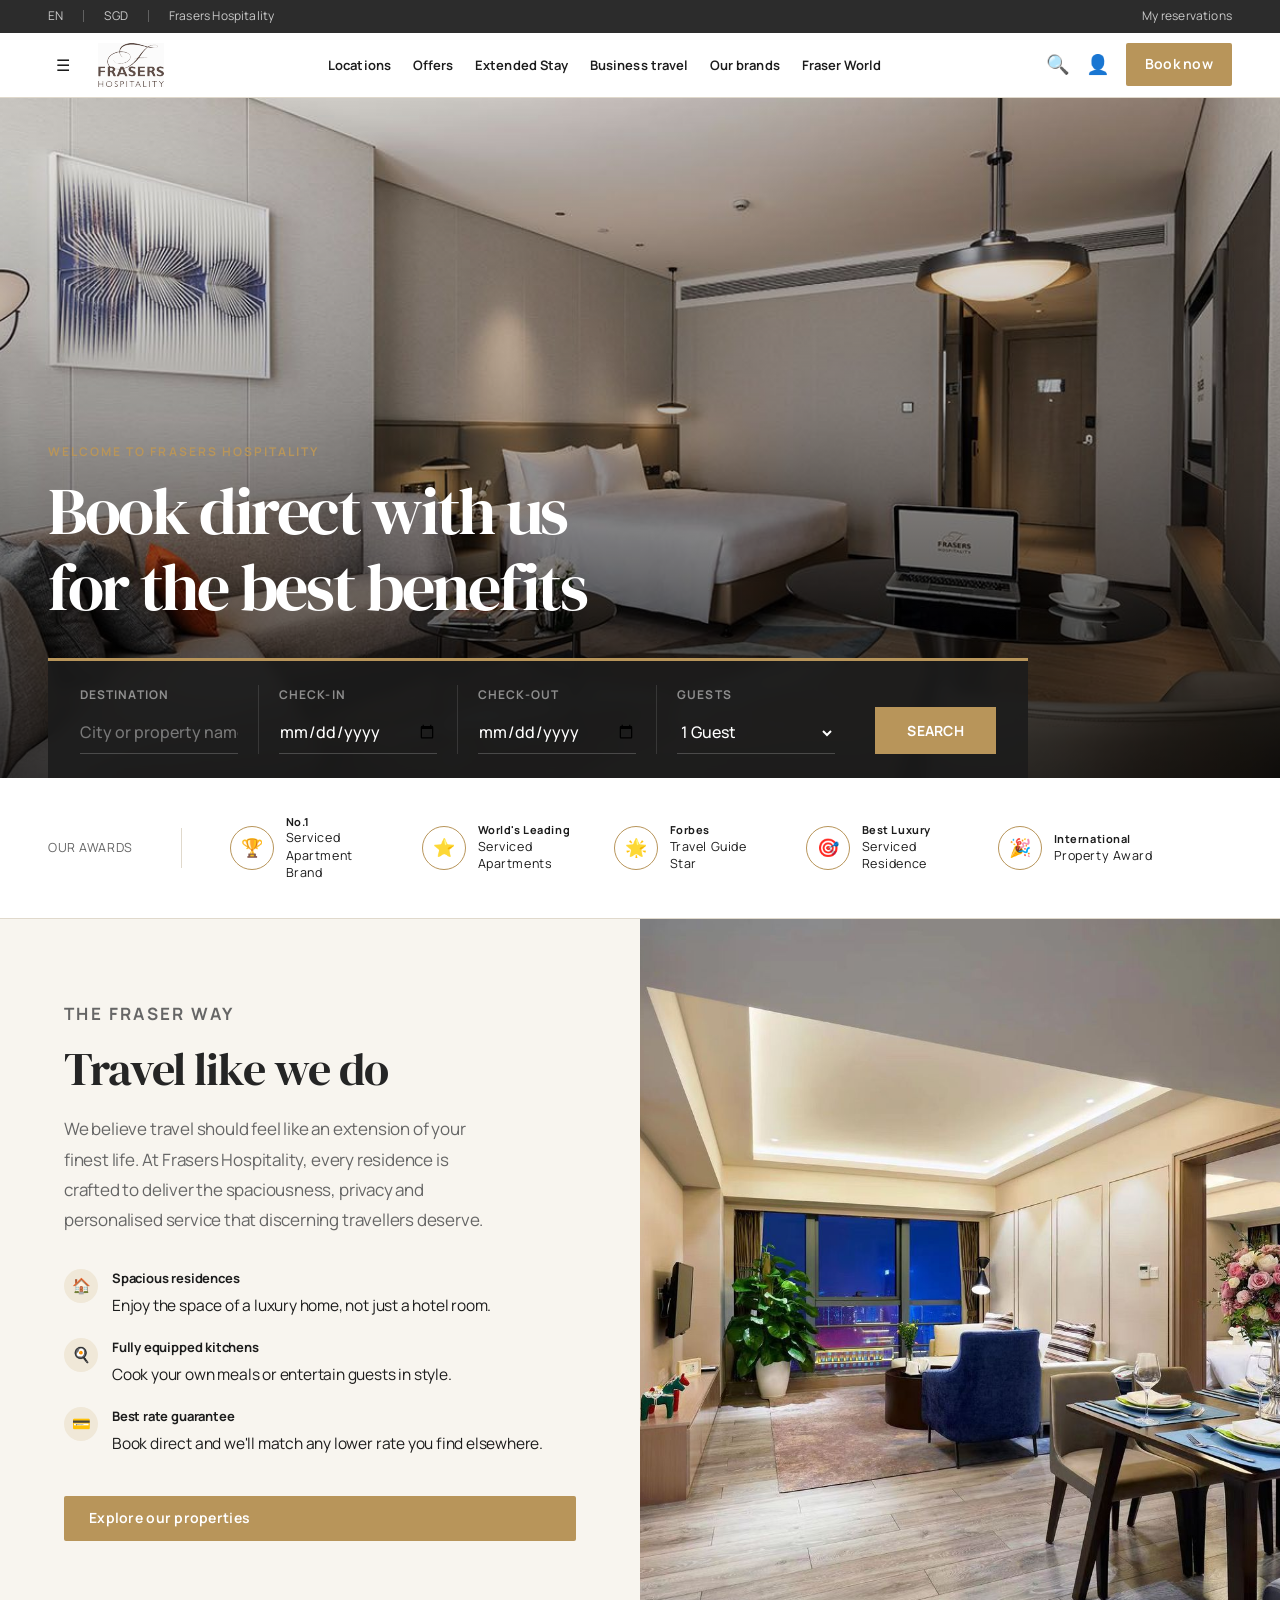
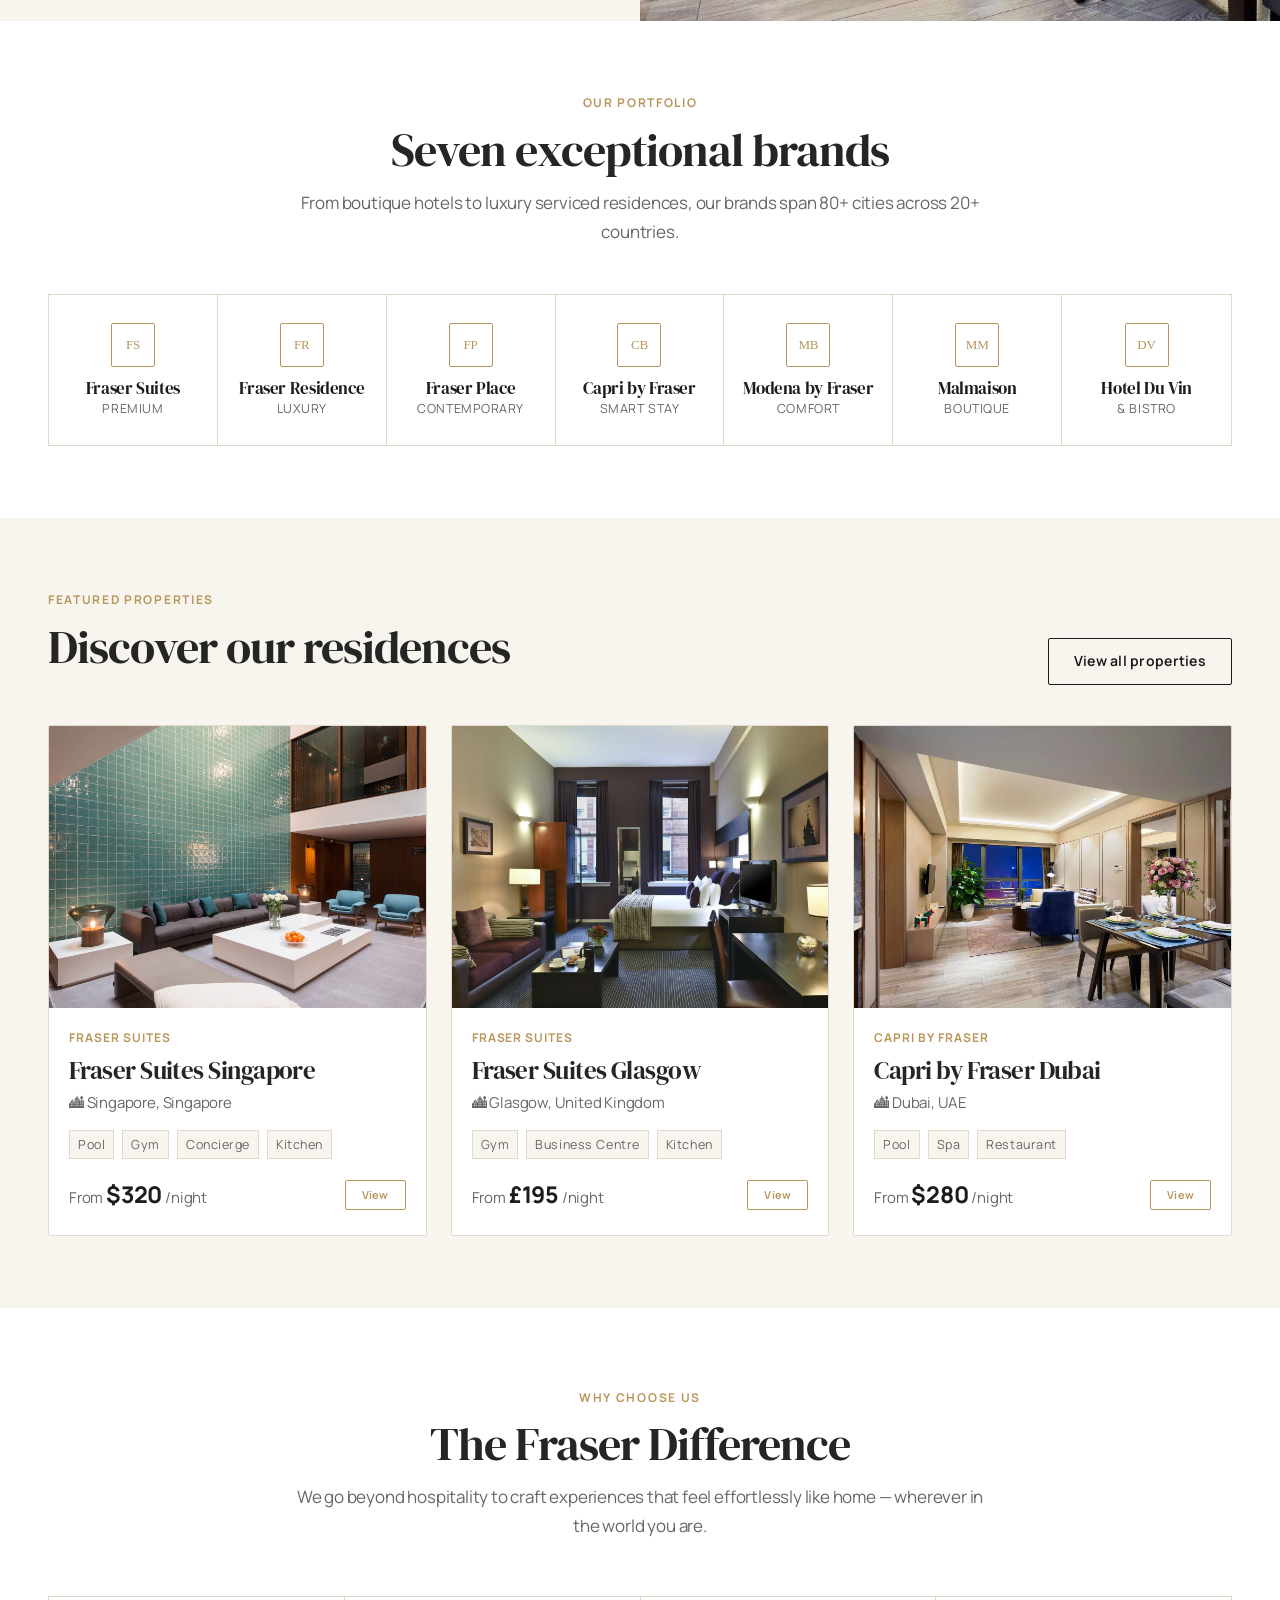
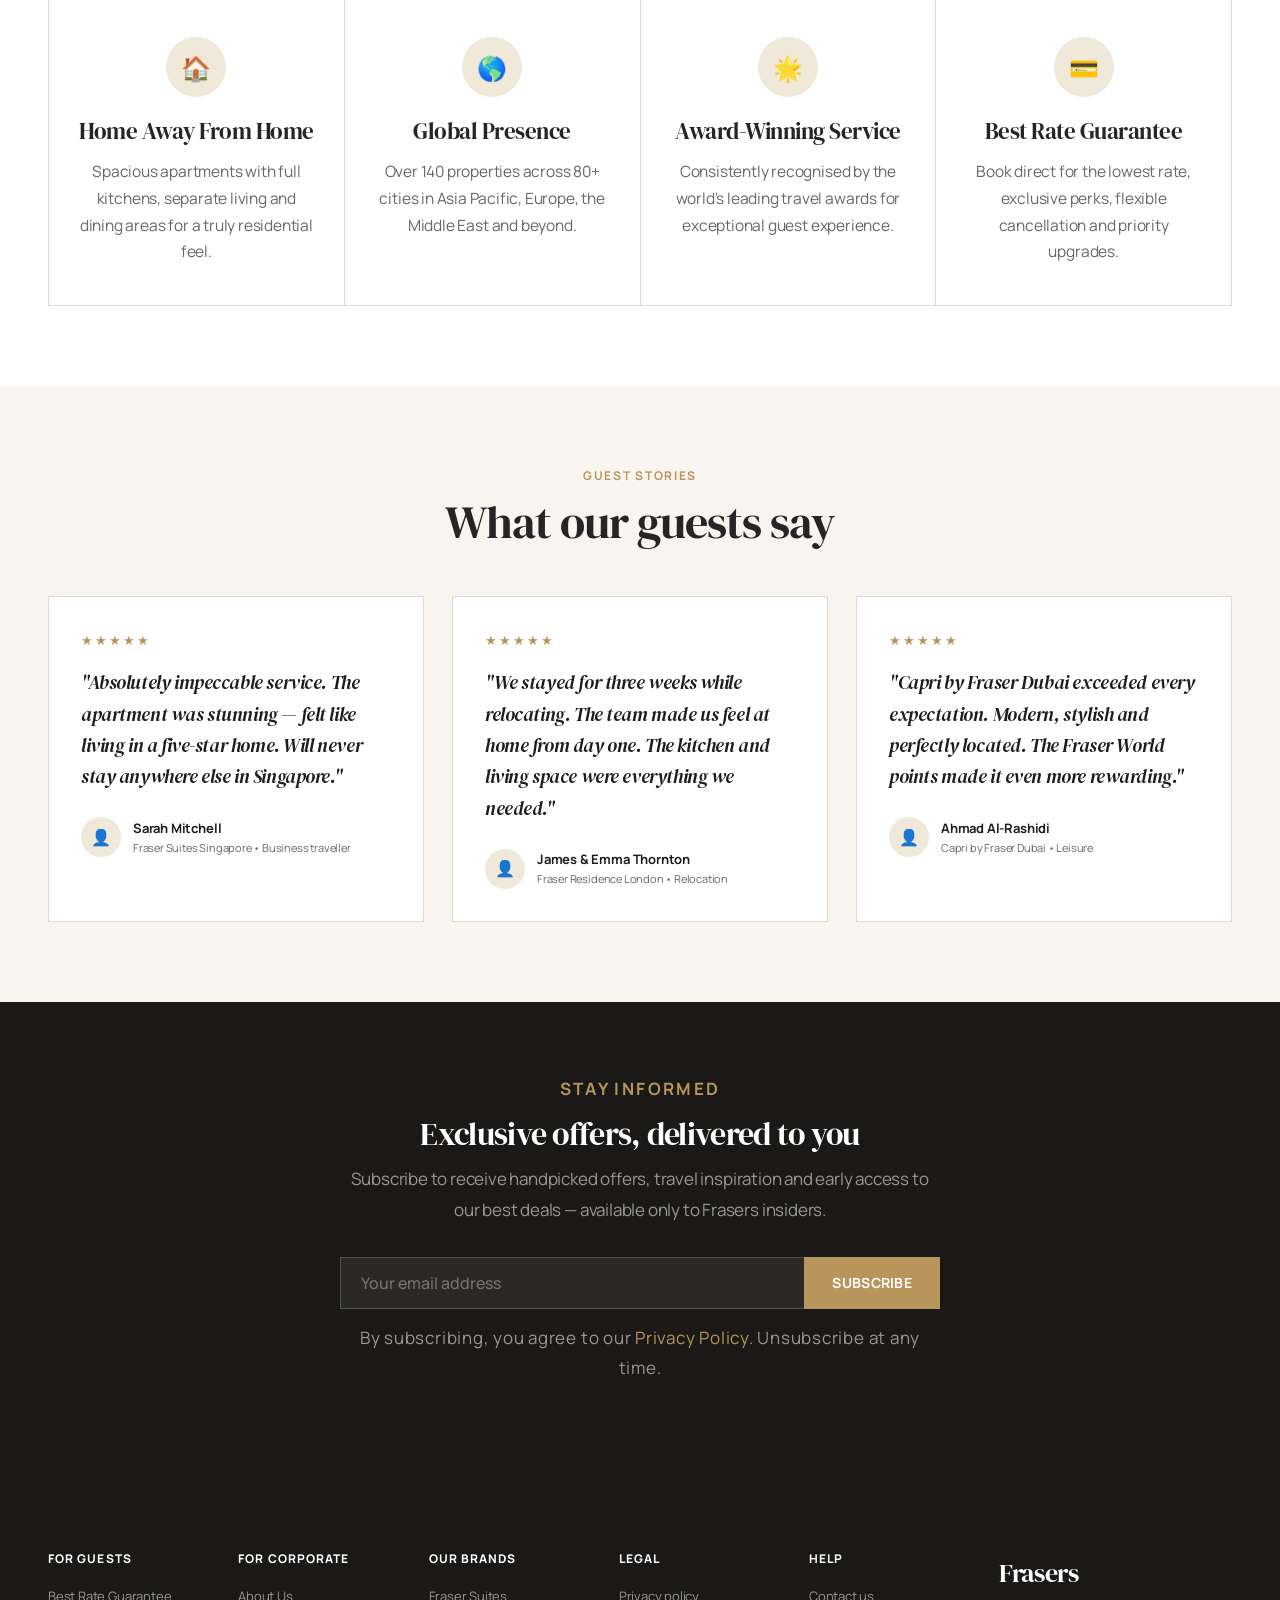
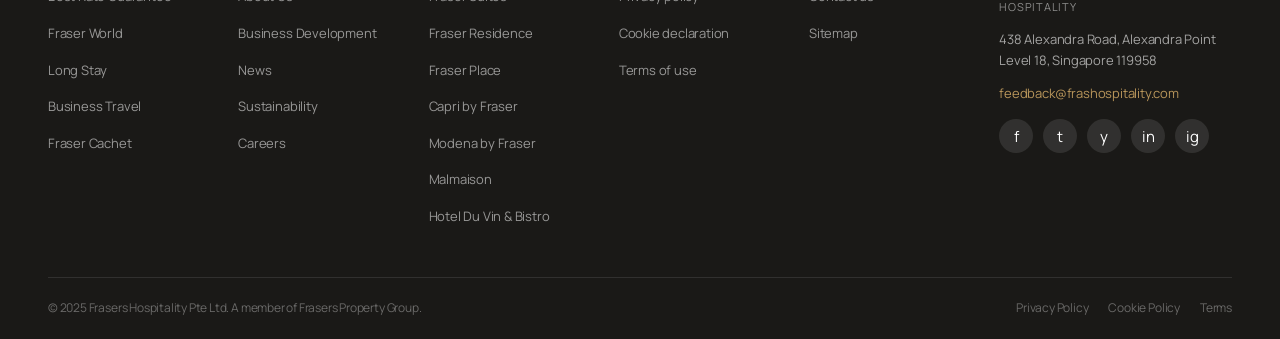
<file: index.html>
<!DOCTYPE html>
<html lang="en">
<head>
  <meta charset="UTF-8">
  <meta name="robots" content="noindex, nofollow">
  <meta name="viewport" content="width=device-width, initial-scale=1.0">
  <meta name="description" content="Book direct with Frasers Hospitality for the best member benefits across luxury serviced apartments and hotels.">
  <link rel="canonical" href="https://mengliang10.github.io/frasers-hospitality-UX2024/">
  <title>Luxury Serviced Apartments &amp; Hotels — Frasers Hospitality</title>
  <link rel="stylesheet" href="css/style.css">
  <style>
    /* ── HERO ── */
    .hero {
      position: relative;
      height: 680px;
      display: flex;
      align-items: flex-end;
      overflow: hidden;
    }
    .hero-bg {
      position: absolute;
      inset: 0;
      background: url('assets/images/hero.jpg') center/cover no-repeat;
    }
    .hero-overlay {
      position: absolute;
      inset: 0;
      background: linear-gradient(to top, rgba(0,0,0,0.78) 0%, rgba(0,0,0,0.25) 55%, transparent 100%);
    }
    .hero-content {
      position: relative;
      width: 100%;
      padding: 0 48px 0 48px;
    }
    .hero-eyebrow {
      font-size: 11px;
      letter-spacing: 3px;
      text-transform: uppercase;
      color: var(--gold);
      margin-bottom: 12px;
    }
    .hero-title {
      font-size: clamp(28px, 4vw, 50px);
      color: var(--white);
      max-width: 580px;
      margin-bottom: 32px;
      line-height: 1.15;
    }
    /* ── BOOKING WIDGET ── */
    .booking-widget {
      background: rgba(28,28,28,0.90);
      backdrop-filter: blur(6px);
      border-top: 3px solid var(--gold);
      padding: 24px 32px;
      display: flex;
      gap: 0;
      align-items: flex-end;
      width: 100%;
      max-width: 980px;
    }
    @media (max-width: 768px) {
      .hero { height: 520px; }
      .hero-content { padding: 0 16px; }
      .booking-widget {
        flex-direction: column;
        padding: 20px;
        gap: 16px;
        align-items: stretch;
      }
      .bw-field {
        padding: 0;
        border-right: none;
        border-bottom: 1px solid rgba(255,255,255,0.12);
        padding-bottom: 12px;
      }
      .bw-btn { margin-left: 0; width: 100%; padding: 14px; }
    }
    .bw-field {
      flex: 1;
      display: flex;
      flex-direction: column;
      gap: 6px;
      padding: 0 20px;
      border-right: 1px solid rgba(255,255,255,0.12);
    }
    .bw-field:first-child { padding-left: 0; }
    .bw-field label {
      font-size: 10px;
      letter-spacing: 2px;
      text-transform: uppercase;
      color: rgba(255,255,255,0.5);
    }
    .bw-field input, .bw-field select {
      background: transparent;
      border: none;
      color: var(--white);
      font-size: 14px;
      font-family: 'Georgia', serif;
      outline: none;
      padding: 4px 0;
      border-bottom: 1px solid rgba(255,255,255,0.2);
      width: 100%;
    }
    .bw-field input::placeholder { color: rgba(255,255,255,0.4); }
    .bw-field select option { background: var(--dark); }
    .bw-btn {
      background: var(--gold);
      color: var(--white);
      border: none;
      padding: 14px 32px;
      font-size: 12px;
      letter-spacing: 1px;
      text-transform: uppercase;
      cursor: pointer;
      transition: background .2s;
      white-space: nowrap;
      margin-left: 20px;
      flex-shrink: 0;
      align-self: flex-end;
    }
    .bw-btn:hover { background: var(--gold-hover); }

    /* ── AWARDS ── */
    .awards-section {
      background: var(--white);
      padding: 36px 48px;
      border-bottom: 1px solid var(--border);
    }
    .awards-inner {
      max-width: 1200px;
      margin: 0 auto;
      display: flex;
      align-items: center;
      gap: 48px;
      flex-wrap: wrap;
    }
    .awards-label {
      font-size: 10px;
      letter-spacing: 2px;
      text-transform: uppercase;
      color: var(--gray);
      flex-shrink: 0;
    }
    @media (max-width: 768px) {
      .awards-section { padding: 24px 16px; }
      .awards-inner { gap: 20px; }
      .awards-divider { display: none; }
      .awards-list { gap: 16px; }
    }
    .awards-divider { width: 1px; height: 40px; background: var(--border); flex-shrink: 0; }
    .awards-list {
      display: flex;
      gap: 36px;
      align-items: center;
      flex-wrap: wrap;
    }
    .award-badge {
      display: flex;
      align-items: center;
      gap: 12px;
    }
    .award-icon {
      width: 44px; height: 44px;
      border: 1.5px solid var(--gold);
      border-radius: 50%;
      display: flex;
      align-items: center;
      justify-content: center;
      font-size: 18px;
      color: var(--gold);
      flex-shrink: 0;
    }
    .award-badge-text {
      font-size: 10px;
      color: var(--dark);
      line-height: 1.4;
      max-width: 100px;
    }
    .award-badge-text strong { display: block; font-size: 11px; }

    /* ── SPLIT: TRAVEL LIKE WE DO ── */
    .split-section {
      display: grid;
      grid-template-columns: 1fr 1fr;
      min-height: 540px;
    }
    @media (max-width: 768px) {
      .split-section { grid-template-columns: 1fr; min-height: unset; }
      .split-img { min-height: 280px; }
    }
    .split-text {
      background: var(--cream);
      padding: 80px 64px;
      display: flex;
      flex-direction: column;
      justify-content: center;
    }
    .split-img { overflow: hidden; }
    .split-img img { width: 100%; height: 100%; object-fit: cover; display: block; }
    .split-text .eyebrow { margin-bottom: 14px; }
    .split-text .section-title { margin-bottom: 20px; }
    .split-text p {
      font-size: 14px;
      color: var(--gray);
      line-height: 1.8;
      margin-bottom: 32px;
      max-width: 420px;
    }
    .split-features { display: flex; flex-direction: column; gap: 18px; margin-bottom: 40px; }
    .split-feature { display: flex; align-items: flex-start; gap: 14px; }
    .split-feature-icon {
      width: 34px; height: 34px;
      background: var(--gold-light);
      border-radius: 50%;
      display: flex; align-items: center; justify-content: center;
      font-size: 15px;
      flex-shrink: 0;
      margin-top: 2px;
    }
    .split-feature-text { font-size: 13px; color: var(--dark); line-height: 1.6; }
    .split-feature-text strong { display: block; font-size: 13px; margin-bottom: 2px; }

    /* ── BRANDS GRID ── */
    .brands-section { padding: 72px 48px; background: var(--white); }
    .brands-inner { max-width: 1200px; margin: 0 auto; }
    .brands-header { text-align: center; margin-bottom: 48px; }
    .brands-grid {
      display: grid;
      grid-template-columns: repeat(7, 1fr);
      gap: 0;
      border: 1px solid var(--border);
    }
    @media (max-width: 768px) {
      .brands-section { padding: 48px 16px; }
      .brands-grid { grid-template-columns: repeat(3, 1fr); }
      .brand-item { border-right: 1px solid var(--border); border-bottom: 1px solid var(--border); padding: 20px 8px; }
    }
    @media (max-width: 480px) {
      .brands-grid { grid-template-columns: repeat(2, 1fr); }
    }
    .brand-item {
      padding: 28px 12px;
      display: flex;
      flex-direction: column;
      align-items: center;
      gap: 10px;
      text-align: center;
      border-right: 1px solid var(--border);
      transition: background .2s;
      cursor: pointer;
    }
    .brand-item:last-child { border-right: none; }
    .brand-item:hover { background: var(--cream); }
    .brand-monogram {
      width: 44px; height: 44px;
      border: 1.5px solid var(--gold);
      border-radius: 2px;
      display: flex; align-items: center; justify-content: center;
      font-family: 'Georgia', serif;
      font-size: 13px;
      color: var(--gold);
    }
    .brand-item-name { font-size: 11px; font-family: 'Georgia', serif; color: var(--dark); line-height: 1.3; }
    .brand-item-name span { display: block; font-family: 'Arial', sans-serif; font-size: 9px; letter-spacing: 1.5px; text-transform: uppercase; color: var(--gray); margin-top: 2px; }

    /* ── PROPERTIES ── */
    .properties-section { padding: 72px 48px; background: var(--cream); }
    .properties-inner { max-width: 1200px; margin: 0 auto; }
    .section-header {
      display: flex;
      justify-content: space-between;
      align-items: flex-end;
      margin-bottom: 40px;
      flex-wrap: wrap;
      gap: 12px;
    }
    .properties-grid { display: grid; grid-template-columns: repeat(3, 1fr); gap: 24px; }
    @media (max-width: 768px) {
      .properties-section { padding: 48px 16px; }
      .properties-grid { grid-template-columns: 1fr; }
    }
    .prop-card-amenities { display: flex; gap: 8px; margin-bottom: 16px; flex-wrap: wrap; }
    .amenity-tag {
      font-size: 10px;
      letter-spacing: 0.5px;
      background: var(--cream);
      color: var(--gray);
      padding: 3px 8px;
      border: 1px solid var(--border);
    }

    /* ── FRASER DIFFERENCE ── */
    .difference-section { padding: 80px 48px; background: var(--white); }
    .difference-inner { max-width: 1200px; margin: 0 auto; }
    .difference-header { text-align: center; margin-bottom: 56px; }
    .difference-grid { display: grid; grid-template-columns: repeat(4, 1fr); gap: 1px; background: var(--border); border: 1px solid var(--border); }
    @media (max-width: 768px) {
      .difference-section { padding: 48px 16px; }
      .difference-grid { grid-template-columns: repeat(2, 1fr); }
    }
    @media (max-width: 480px) {
      .difference-grid { grid-template-columns: 1fr; }
    }
    .difference-item {
      background: var(--white);
      text-align: center;
      padding: 40px 28px;
      transition: background .2s;
    }
    .difference-item:hover { background: var(--cream); }
    .difference-icon {
      width: 60px; height: 60px;
      background: var(--gold-light);
      border-radius: 50%;
      display: flex; align-items: center; justify-content: center;
      font-size: 24px;
      margin: 0 auto 20px;
    }
    .difference-item h3 { font-size: 17px; margin-bottom: 12px; }
    .difference-item p { font-size: 13px; color: var(--gray); line-height: 1.7; }

    /* ── TESTIMONIALS ── */
    .testimonials-section { padding: 80px 48px; background: var(--cream); }
    .testimonials-inner { max-width: 1200px; margin: 0 auto; }
    .testimonials-header { text-align: center; margin-bottom: 48px; }
    .testimonials-grid { display: grid; grid-template-columns: repeat(3, 1fr); gap: 28px; }
    @media (max-width: 768px) {
      .testimonials-section { padding: 48px 16px; }
      .testimonials-grid { grid-template-columns: 1fr; }
    }
    .testimonial-card {
      background: var(--white);
      padding: 32px;
      border: 1px solid var(--border);
    }
    .testimonial-stars { color: var(--gold); font-size: 13px; margin-bottom: 16px; letter-spacing: 2px; }
    .testimonial-quote {
      font-family: 'Georgia', serif;
      font-size: 14px;
      line-height: 1.8;
      color: var(--dark);
      margin-bottom: 24px;
      font-style: italic;
    }
    .testimonial-author { display: flex; align-items: center; gap: 12px; }
    .testimonial-avatar {
      width: 40px; height: 40px;
      background: var(--gold-light);
      border-radius: 50%;
      display: flex; align-items: center; justify-content: center;
      font-size: 16px;
      flex-shrink: 0;
    }
    .testimonial-name { font-size: 13px; font-weight: 700; color: var(--dark); }
    .testimonial-meta { font-size: 11px; color: var(--gray); }

    /* ── NEWSLETTER ── */
    .newsletter-section { padding: 72px 48px; background: var(--footer-bg); }
    .newsletter-inner { max-width: 600px; margin: 0 auto; text-align: center; }
    .newsletter-inner .eyebrow { color: var(--gold); margin-bottom: 12px; }
    .newsletter-inner h2 { font-size: 32px; color: var(--white); margin-bottom: 12px; }
    .newsletter-inner p { font-size: 14px; color: rgba(255,255,255,0.55); margin-bottom: 32px; line-height: 1.7; }
    .newsletter-form { display: flex; }
    .newsletter-form input {
      flex: 1;
      padding: 14px 20px;
      background: rgba(255,255,255,0.07);
      border: 1px solid rgba(255,255,255,0.18);
      border-right: none;
      color: var(--white);
      font-size: 14px;
      outline: none;
    }
    .newsletter-form input::placeholder { color: rgba(255,255,255,0.35); }
    .newsletter-form button {
      padding: 14px 28px;
      background: var(--gold);
      border: none;
      color: var(--white);
      font-size: 12px;
      letter-spacing: 1px;
      text-transform: uppercase;
      cursor: pointer;
      transition: background .2s;
    }
    .newsletter-form button:hover { background: var(--gold-hover); }
    .newsletter-privacy { font-size: 11px; color: rgba(255,255,255,0.3); margin-top: 14px; }
  </style>
  <!-- Webfont fallbacks remain available if Google Fonts is blocked. -->
  <link rel="preconnect" href="https://fonts.googleapis.com">
  <link rel="preconnect" href="https://fonts.gstatic.com" crossorigin>
  <link href="https://fonts.googleapis.com/css2?family=DM+Serif+Display&amp;family=Manrope:wght@400;500;600;700;800&amp;display=swap" rel="stylesheet">
  <link rel="stylesheet" href="css/typography.css">
</head>
<body>
  <a class="skip-link" href="#main-content">Skip to main content</a>

  <!-- UTIL BAR -->
  <div class="util-bar">
    <div class="util-left">
      <a href="#">EN</a>
      <div class="util-divider"></div>
      <a href="#">SGD</a>
      <div class="util-divider"></div>
      <a href="#">Frasers Hospitality</a>
    </div>
    <div class="util-right">
      <a href="#">My reservations</a>
    </div>
  </div>

  <!-- NAV -->
  <nav>
    <div class="nav-inner">
      <button type="button" class="nav-hamburger" aria-label="Open menu">&#9776;</button>
      <a href="index.html" class="nav-logo"><img src="assets/FH_logo.svg" alt="Frasers Hospitality"></a>
      <ul class="nav-links">
        <li><a href="locations.html">Locations</a></li>
        <li><a href="offers.html">Offers</a></li>
        <li><a href="extended-stay.html">Extended Stay</a></li>
        <li><a href="#">Business travel</a></li>
        <li><a href="#">Our brands</a></li>
        <li><a href="fraser-world.html">Fraser World</a></li>
      </ul>
      <div class="nav-actions">
        <span class="nav-icon">&#128269;</span>
        <span class="nav-icon">&#128100;</span>
        <a href="#" class="btn-booknow">Book now</a>
      </div>
    </div>
  </nav>
  <!-- MOBILE MENU -->
  <div class="mobile-menu" id="mobileMenu">
    <button class="mobile-menu-close" id="menuClose">&times;</button>
    <a href="locations.html">Locations</a>
    <a href="offers.html">Offers</a>
    <a href="extended-stay.html">Extended Stay</a>
    <a href="#">Business Travel</a>
    <a href="#">Our Brands</a>
    <a href="fraser-world.html">Fraser World</a>
    <a href="#" class="btn-booknow">Book Now</a>
  </div>
  <script>
    const hamburger = document.querySelector(".nav-hamburger");
    const menu = document.getElementById("mobileMenu");
    const close = document.getElementById("menuClose");
    hamburger.addEventListener("click", () => menu.classList.add("open"));
    close.addEventListener("click", () => menu.classList.remove("open"));
  </script>

  <!-- HERO -->
  <section id="main-content" tabindex="-1" class="hero">
    <div class="hero-bg"></div>
    <div class="hero-overlay"></div>
    <div class="hero-content">
      <p class="hero-eyebrow">Welcome to Frasers Hospitality</p>
      <h1 class="hero-title">Book direct with us for the best benefits</h1>
      <div class="booking-widget">
        <div class="bw-field">
          <label>Destination</label>
          <input type="text" placeholder="City or property name">
        </div>
        <div class="bw-field">
          <label>Check-in</label>
          <input type="date">
        </div>
        <div class="bw-field">
          <label>Check-out</label>
          <input type="date">
        </div>
        <div class="bw-field" style="border-right:none;">
          <label>Guests</label>
          <select>
            <option>1 Guest</option>
            <option>2 Guests</option>
            <option>3 Guests</option>
            <option>4+ Guests</option>
          </select>
        </div>
        <button class="bw-btn">Search</button>
      </div>
    </div>
  </section>

  <!-- AWARDS -->
  <section class="awards-section">
    <div class="awards-inner">
      <span class="awards-label">Our awards</span>
      <div class="awards-divider"></div>
      <div class="awards-list">
        <div class="award-badge">
          <div class="award-icon">&#127942;</div>
          <div class="award-badge-text"><strong>No.1</strong>Serviced Apartment Brand</div>
        </div>
        <div class="award-badge">
          <div class="award-icon">&#11088;</div>
          <div class="award-badge-text"><strong>World's Leading</strong>Serviced Apartments</div>
        </div>
        <div class="award-badge">
          <div class="award-icon">&#127775;</div>
          <div class="award-badge-text"><strong>Forbes</strong>Travel Guide Star</div>
        </div>
        <div class="award-badge">
          <div class="award-icon">&#127919;</div>
          <div class="award-badge-text"><strong>Best Luxury</strong>Serviced Residence</div>
        </div>
        <div class="award-badge">
          <div class="award-icon">&#127881;</div>
          <div class="award-badge-text"><strong>International</strong>Property Award</div>
        </div>
      </div>
    </div>
  </section>

  <!-- TRAVEL LIKE WE DO -->
  <section class="split-section">
    <div class="split-text">
      <p class="eyebrow">The Fraser way</p>
      <h2 class="section-title">Travel like we do</h2>
      <p>We believe travel should feel like an extension of your finest life. At Frasers Hospitality, every residence is crafted to deliver the spaciousness, privacy and personalised service that discerning travellers deserve.</p>
      <div class="split-features">
        <div class="split-feature">
          <div class="split-feature-icon">&#127968;</div>
          <div class="split-feature-text">
            <strong>Spacious residences</strong>
            Enjoy the space of a luxury home, not just a hotel room.
          </div>
        </div>
        <div class="split-feature">
          <div class="split-feature-icon">&#127859;</div>
          <div class="split-feature-text">
            <strong>Fully equipped kitchens</strong>
            Cook your own meals or entertain guests in style.
          </div>
        </div>
        <div class="split-feature">
          <div class="split-feature-icon">&#128179;</div>
          <div class="split-feature-text">
            <strong>Best rate guarantee</strong>
            Book direct and we'll match any lower rate you find elsewhere.
          </div>
        </div>
      </div>
      <a href="locations.html" class="btn btn-gold">Explore our properties</a>
    </div>
    <div class="split-img">
      <img src="assets/images/suite.jpg" alt="Luxury suite with city night view" loading="lazy" decoding="async">
    </div>
  </section>

  <!-- BRANDS GRID -->
  <section class="brands-section">
    <div class="brands-inner">
      <div class="brands-header">
        <p class="eyebrow">Our portfolio</p>
        <h2 class="section-title">Seven exceptional brands</h2>
        <p class="section-sub" style="margin:12px auto 0;text-align:center;">From boutique hotels to luxury serviced residences, our brands span 80+ cities across 20+ countries.</p>
      </div>
      <div class="brands-grid">
        <div class="brand-item">
          <div class="brand-monogram">FS</div>
          <div class="brand-item-name">Fraser Suites<span>Premium</span></div>
        </div>
        <div class="brand-item">
          <div class="brand-monogram">FR</div>
          <div class="brand-item-name">Fraser Residence<span>Luxury</span></div>
        </div>
        <div class="brand-item">
          <div class="brand-monogram">FP</div>
          <div class="brand-item-name">Fraser Place<span>Contemporary</span></div>
        </div>
        <div class="brand-item">
          <div class="brand-monogram">CB</div>
          <div class="brand-item-name">Capri by Fraser<span>Smart Stay</span></div>
        </div>
        <div class="brand-item">
          <div class="brand-monogram">MB</div>
          <div class="brand-item-name">Modena by Fraser<span>Comfort</span></div>
        </div>
        <div class="brand-item">
          <div class="brand-monogram">MM</div>
          <div class="brand-item-name">Malmaison<span>Boutique</span></div>
        </div>
        <div class="brand-item">
          <div class="brand-monogram">DV</div>
          <div class="brand-item-name">Hotel Du Vin<span>&amp; Bistro</span></div>
        </div>
      </div>
    </div>
  </section>

  <!-- DISCOVER PROPERTIES -->
  <section class="properties-section">
    <div class="properties-inner">
      <div class="section-header">
        <div>
          <p class="eyebrow">Featured properties</p>
          <h2 class="section-title">Discover our residences</h2>
        </div>
        <a href="locations.html" class="btn btn-outline-dark">View all properties</a>
      </div>
      <div class="properties-grid">
        <div class="prop-card">
          <div class="prop-card-img">
            <img src="assets/images/lobby.jpg" alt="Fraser Suites Singapore" loading="lazy" decoding="async">
          </div>
          <div class="prop-card-body">
            <p class="prop-card-tag">Fraser Suites</p>
            <h3 class="prop-card-name">Fraser Suites Singapore</h3>
            <p class="prop-card-loc">&#127961; Singapore, Singapore</p>
            <div class="prop-card-amenities">
              <span class="amenity-tag">Pool</span>
              <span class="amenity-tag">Gym</span>
              <span class="amenity-tag">Concierge</span>
              <span class="amenity-tag">Kitchen</span>
            </div>
            <div style="display:flex;justify-content:space-between;align-items:center;">
              <div class="prop-card-price">From <strong>$320</strong> /night</div>
              <a href="property.html" class="btn btn-outline-gold" style="padding:7px 16px;font-size:11px;">View</a>
            </div>
          </div>
        </div>
        <div class="prop-card">
          <div class="prop-card-img">
            <img src="assets/images/room-classic.jpg" alt="Fraser Suites Glasgow" loading="lazy" decoding="async">
          </div>
          <div class="prop-card-body">
            <p class="prop-card-tag">Fraser Suites</p>
            <h3 class="prop-card-name">Fraser Suites Glasgow</h3>
            <p class="prop-card-loc">&#127961; Glasgow, United Kingdom</p>
            <div class="prop-card-amenities">
              <span class="amenity-tag">Gym</span>
              <span class="amenity-tag">Business Centre</span>
              <span class="amenity-tag">Kitchen</span>
            </div>
            <div style="display:flex;justify-content:space-between;align-items:center;">
              <div class="prop-card-price">From <strong>£195</strong> /night</div>
              <a href="property.html" class="btn btn-outline-gold" style="padding:7px 16px;font-size:11px;">View</a>
            </div>
          </div>
        </div>
        <div class="prop-card">
          <div class="prop-card-img">
            <img src="assets/images/suite.jpg" alt="Capri by Fraser Dubai" loading="lazy" decoding="async">
          </div>
          <div class="prop-card-body">
            <p class="prop-card-tag">Capri by Fraser</p>
            <h3 class="prop-card-name">Capri by Fraser Dubai</h3>
            <p class="prop-card-loc">&#127961; Dubai, UAE</p>
            <div class="prop-card-amenities">
              <span class="amenity-tag">Pool</span>
              <span class="amenity-tag">Spa</span>
              <span class="amenity-tag">Restaurant</span>
            </div>
            <div style="display:flex;justify-content:space-between;align-items:center;">
              <div class="prop-card-price">From <strong>$280</strong> /night</div>
              <a href="property.html" class="btn btn-outline-gold" style="padding:7px 16px;font-size:11px;">View</a>
            </div>
          </div>
        </div>
      </div>
    </div>
  </section>

  <!-- THE FRASER DIFFERENCE -->
  <section class="difference-section">
    <div class="difference-inner">
      <div class="difference-header">
        <p class="eyebrow">Why choose us</p>
        <h2 class="section-title">The Fraser Difference</h2>
        <p class="section-sub" style="margin:12px auto 0;text-align:center;">We go beyond hospitality to craft experiences that feel effortlessly like home — wherever in the world you are.</p>
      </div>
      <div class="difference-grid">
        <div class="difference-item">
          <div class="difference-icon">&#127968;</div>
          <h3>Home Away From Home</h3>
          <p>Spacious apartments with full kitchens, separate living and dining areas for a truly residential feel.</p>
        </div>
        <div class="difference-item">
          <div class="difference-icon">&#127758;</div>
          <h3>Global Presence</h3>
          <p>Over 140 properties across 80+ cities in Asia Pacific, Europe, the Middle East and beyond.</p>
        </div>
        <div class="difference-item">
          <div class="difference-icon">&#127775;</div>
          <h3>Award-Winning Service</h3>
          <p>Consistently recognised by the world's leading travel awards for exceptional guest experience.</p>
        </div>
        <div class="difference-item">
          <div class="difference-icon">&#128179;</div>
          <h3>Best Rate Guarantee</h3>
          <p>Book direct for the lowest rate, exclusive perks, flexible cancellation and priority upgrades.</p>
        </div>
      </div>
    </div>
  </section>

  <!-- TESTIMONIALS -->
  <section class="testimonials-section">
    <div class="testimonials-inner">
      <div class="testimonials-header">
        <p class="eyebrow">Guest stories</p>
        <h2 class="section-title">What our guests say</h2>
      </div>
      <div class="testimonials-grid">
        <div class="testimonial-card">
          <div class="testimonial-stars">&#9733;&#9733;&#9733;&#9733;&#9733;</div>
          <p class="testimonial-quote">"Absolutely impeccable service. The apartment was stunning — felt like living in a five-star home. Will never stay anywhere else in Singapore."</p>
          <div class="testimonial-author">
            <div class="testimonial-avatar">&#128100;</div>
            <div>
              <p class="testimonial-name">Sarah Mitchell</p>
              <p class="testimonial-meta">Fraser Suites Singapore &bull; Business traveller</p>
            </div>
          </div>
        </div>
        <div class="testimonial-card">
          <div class="testimonial-stars">&#9733;&#9733;&#9733;&#9733;&#9733;</div>
          <p class="testimonial-quote">"We stayed for three weeks while relocating. The team made us feel at home from day one. The kitchen and living space were everything we needed."</p>
          <div class="testimonial-author">
            <div class="testimonial-avatar">&#128100;</div>
            <div>
              <p class="testimonial-name">James &amp; Emma Thornton</p>
              <p class="testimonial-meta">Fraser Residence London &bull; Relocation</p>
            </div>
          </div>
        </div>
        <div class="testimonial-card">
          <div class="testimonial-stars">&#9733;&#9733;&#9733;&#9733;&#9733;</div>
          <p class="testimonial-quote">"Capri by Fraser Dubai exceeded every expectation. Modern, stylish and perfectly located. The Fraser World points made it even more rewarding."</p>
          <div class="testimonial-author">
            <div class="testimonial-avatar">&#128100;</div>
            <div>
              <p class="testimonial-name">Ahmad Al-Rashidi</p>
              <p class="testimonial-meta">Capri by Fraser Dubai &bull; Leisure</p>
            </div>
          </div>
        </div>
      </div>
    </div>
  </section>

  <!-- NEWSLETTER -->
  <section class="newsletter-section">
    <div class="newsletter-inner">
      <p class="eyebrow">Stay informed</p>
      <h2 style="font-size:32px;color:var(--white);margin-bottom:12px;">Exclusive offers, delivered to you</h2>
      <p>Subscribe to receive handpicked offers, travel inspiration and early access to our best deals — available only to Frasers insiders.</p>
      <div class="newsletter-form">
        <input type="email" placeholder="Your email address">
        <button type="submit">Subscribe</button>
      </div>
      <p class="newsletter-privacy">By subscribing, you agree to our <a href="#" style="color:var(--gold);">Privacy Policy</a>. Unsubscribe at any time.</p>
    </div>
  </section>

  <!-- FOOTER -->
  <footer>
    <div class="footer-grid">
      <div class="footer-col">
        <h4>For Guests</h4>
        <ul>
          <li><a href="#">Best Rate Guarantee</a></li>
          <li><a href="#">Fraser World</a></li>
          <li><a href="#">Long Stay</a></li>
          <li><a href="#">Business Travel</a></li>
          <li><a href="#">Fraser Cachet</a></li>
        </ul>
      </div>
      <div class="footer-col">
        <h4>For Corporate</h4>
        <ul>
          <li><a href="#">About Us</a></li>
          <li><a href="#">Business Development</a></li>
          <li><a href="#">News</a></li>
          <li><a href="#">Sustainability</a></li>
          <li><a href="#">Careers</a></li>
        </ul>
      </div>
      <div class="footer-col">
        <h4>Our Brands</h4>
        <ul>
          <li><a href="#">Fraser Suites</a></li>
          <li><a href="#">Fraser Residence</a></li>
          <li><a href="#">Fraser Place</a></li>
          <li><a href="#">Capri by Fraser</a></li>
          <li><a href="#">Modena by Fraser</a></li>
          <li><a href="#">Malmaison</a></li>
          <li><a href="#">Hotel Du Vin &amp; Bistro</a></li>
        </ul>
      </div>
      <div class="footer-col">
        <h4>Legal</h4>
        <ul>
          <li><a href="#">Privacy policy</a></li>
          <li><a href="#">Cookie declaration</a></li>
          <li><a href="#">Terms of use</a></li>
        </ul>
      </div>
      <div class="footer-col">
        <h4>Help</h4>
        <ul>
          <li><a href="#">Contact us</a></li>
          <li><a href="#">Sitemap</a></li>
        </ul>
      </div>
      <div class="footer-brand-col">
        <div class="footer-logo">Frasers <span>Hospitality</span></div>
        <p class="footer-address">438 Alexandra Road, Alexandra Point Level 18, Singapore 119958</p>
        <a class="footer-email" href="mailto:feedback@frashospitality.com">feedback@frashospitality.com</a>
        <div class="footer-social">
          <a href="#">f</a><a href="#">t</a><a href="#">y</a><a href="#">in</a><a href="#">ig</a>
        </div>
      </div>
    </div>
    <div class="footer-bottom">
      <span>&copy; 2025 Frasers Hospitality Pte Ltd. A member of Frasers Property Group.</span>
      <div style="display:flex;gap:20px;">
        <a href="#">Privacy Policy</a>
        <a href="#">Cookie Policy</a>
        <a href="#">Terms</a>
      </div>
    </div>
  </footer>

</body>
</html>
</file>
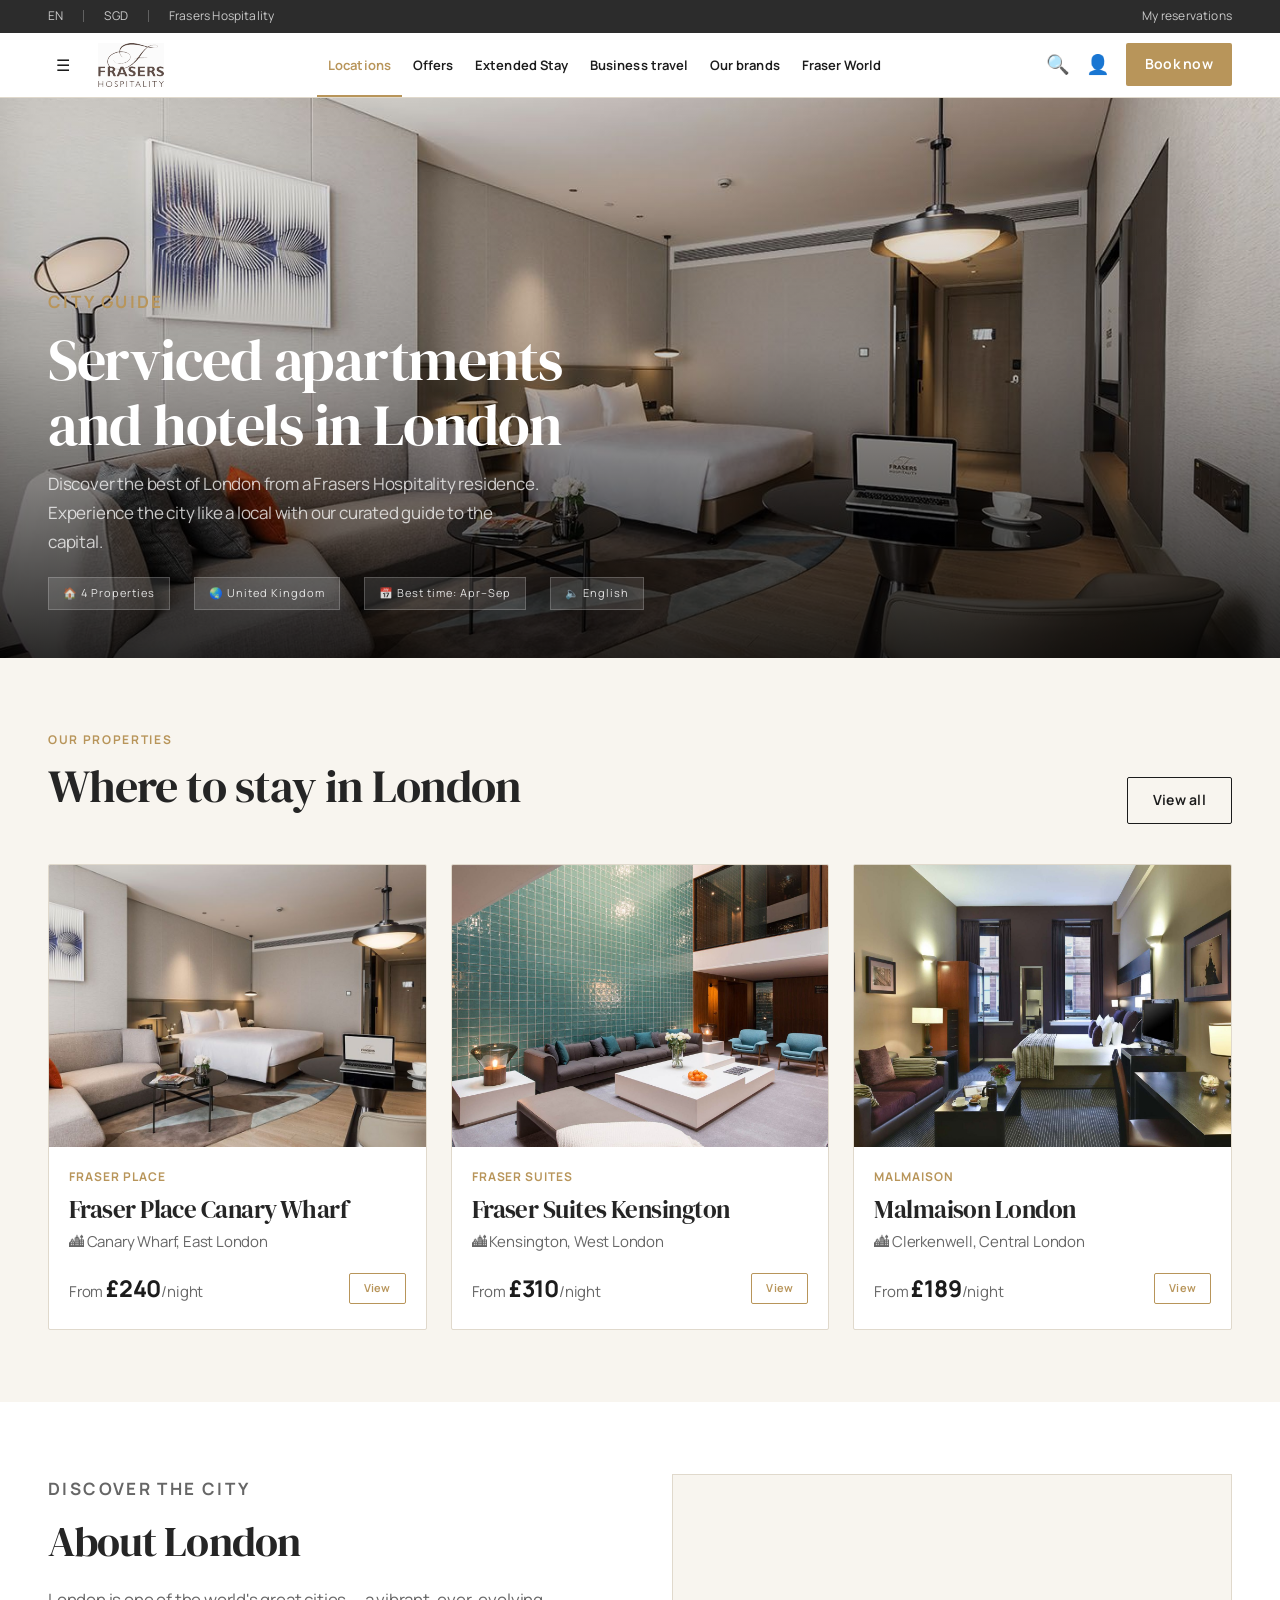
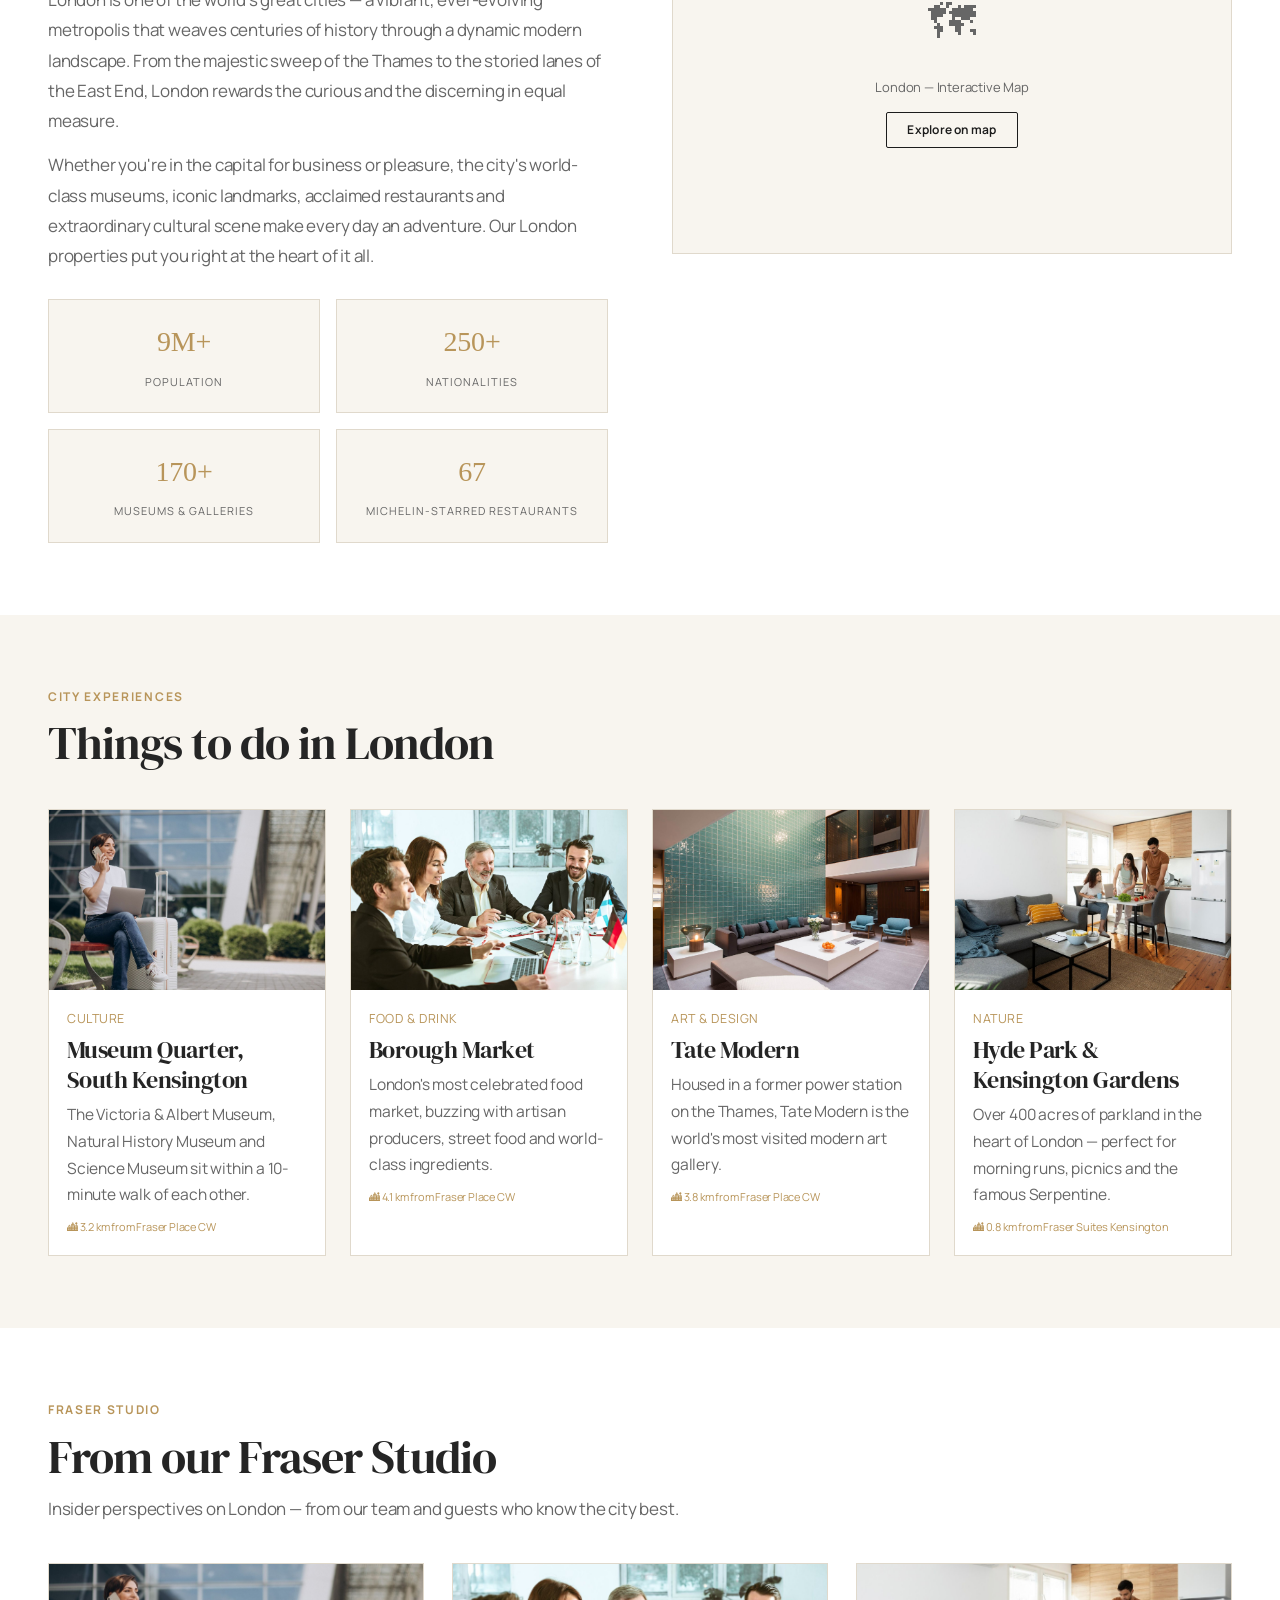
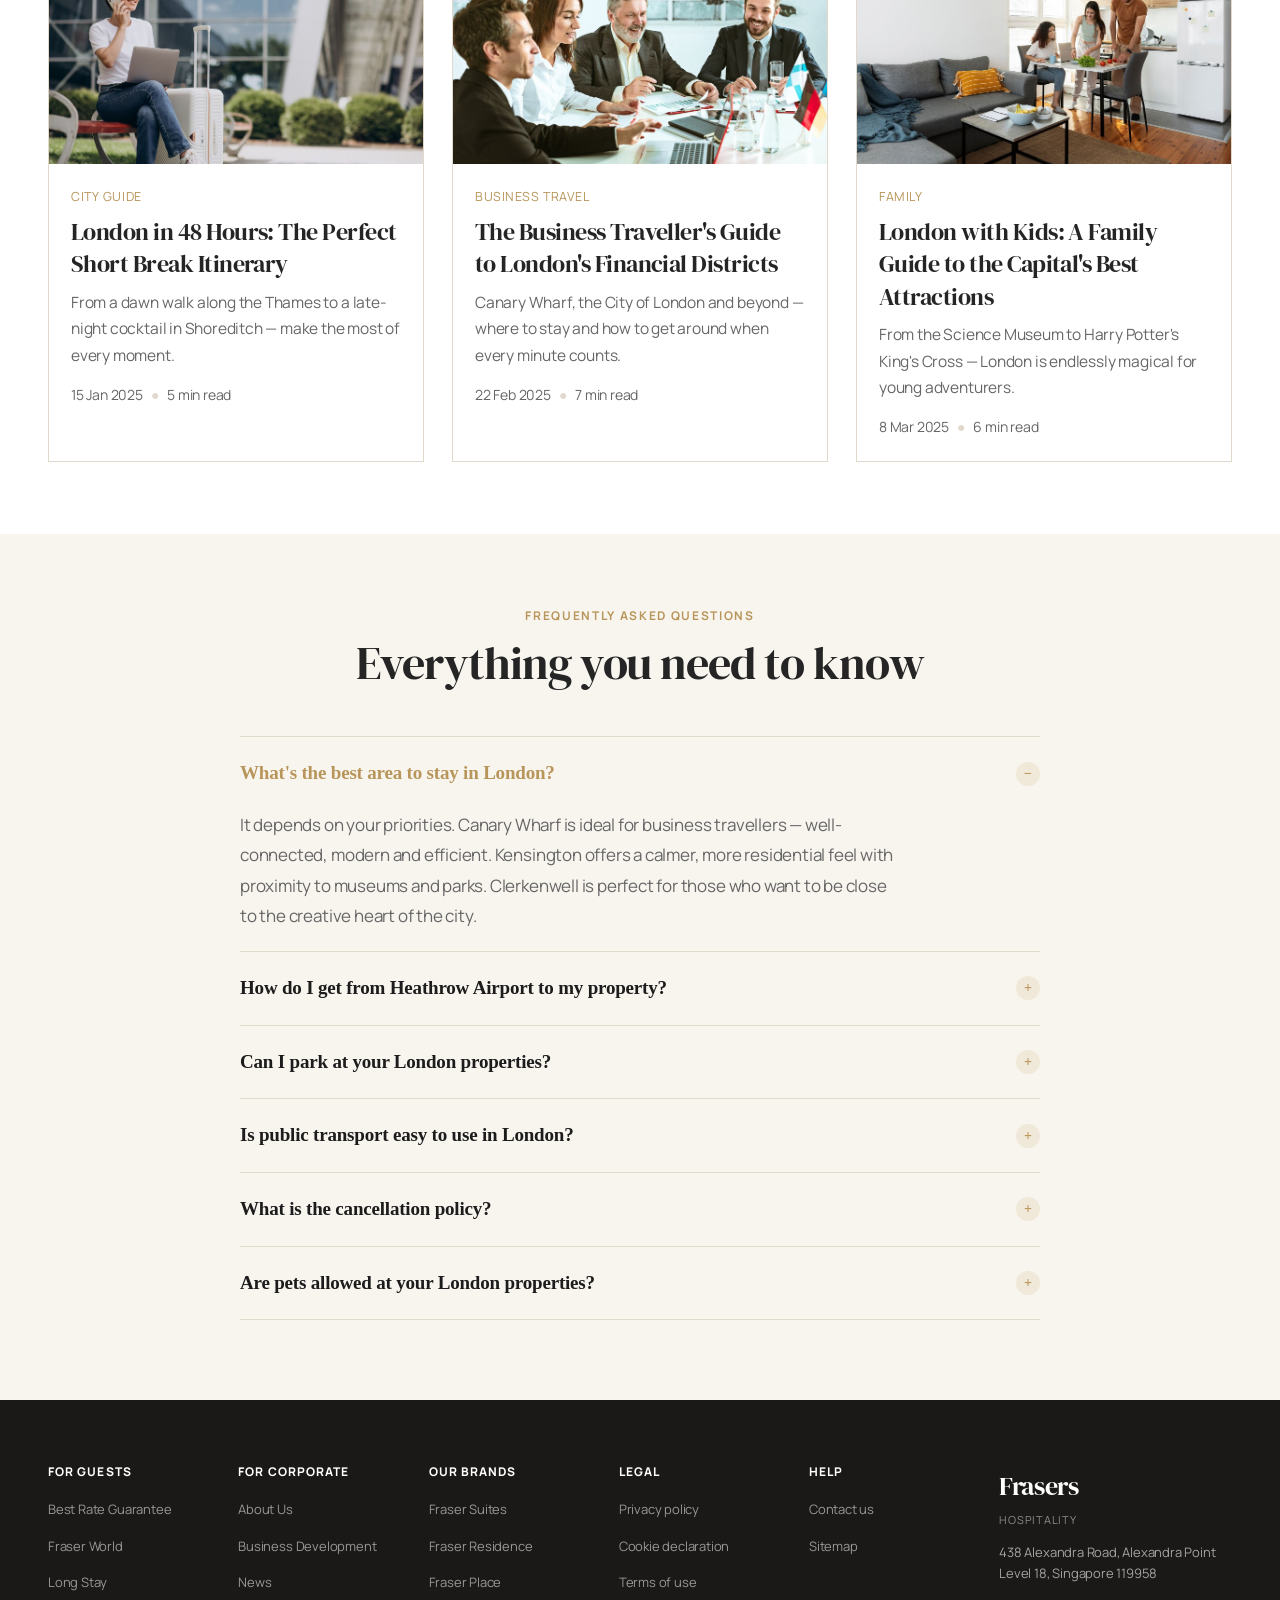
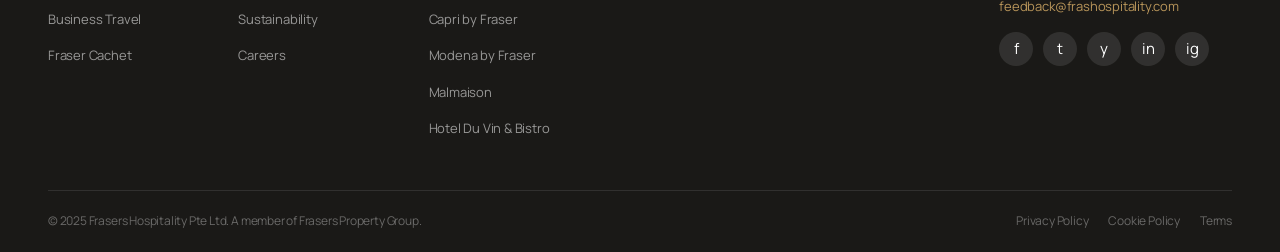
<file: city-guide.html>
<!DOCTYPE html>
<html lang="en">
<head>
  <meta charset="UTF-8">
  <meta name="robots" content="noindex, nofollow">
  <meta name="viewport" content="width=device-width, initial-scale=1.0">
  <meta name="description" content="A Frasers Hospitality city guide: neighbourhoods, things to do and where to stay.">
  <link rel="canonical" href="https://mengliang10.github.io/frasers-hospitality-UX2024/city-guide.html">
  <title>London City Guide — Frasers Hospitality</title>
  <link rel="stylesheet" href="css/style.css">
  <style>
    /* ── CITY HERO ── */
    .city-hero {
      position: relative;
      height: 560px;
      display: flex;
      align-items: flex-end;
      overflow: hidden;
    }
    .city-hero-bg {
      position: absolute;
      inset: 0;
      background: url('assets/images/hero.jpg') center/cover no-repeat;
    }
    .city-hero-overlay {
      position: absolute;
      inset: 0;
      background: linear-gradient(to top, rgba(0,0,0,0.82) 0%, rgba(0,0,0,0.2) 55%, transparent 100%);
    }
    .city-hero-content {
      position: relative;
      padding: 0 48px 48px;
      width: 100%;
    }
    .city-hero-content .eyebrow { color: var(--gold); margin-bottom: 12px; }
    .city-hero-content h1 { font-size: clamp(28px, 4.5vw, 52px); color: var(--white); margin-bottom: 12px; max-width: 640px; }
    .city-hero-content p { font-size: 15px; color: rgba(255,255,255,0.75); max-width: 500px; line-height: 1.7; }
    .city-hero-meta {
      display: flex;
      gap: 24px;
      margin-top: 20px;
      align-items: center;
    }
    .city-meta-chip {
      background: rgba(255,255,255,0.12);
      color: rgba(255,255,255,0.85);
      font-size: 11px;
      letter-spacing: 1px;
      padding: 6px 14px;
      border: 1px solid rgba(255,255,255,0.2);
    }

    /* ── OUR PROPERTIES IN CITY ── */
    .city-properties { padding: 72px 48px; background: var(--cream); }
    .city-properties-inner { max-width: 1200px; margin: 0 auto; }
    .city-props-header {
      display: flex;
      justify-content: space-between;
      align-items: flex-end;
      margin-bottom: 40px;
    }
    .city-props-grid { display: grid; grid-template-columns: repeat(3, 1fr); gap: 24px; }

    /* ── ABOUT CITY ── */
    .about-city { padding: 72px 48px; background: var(--white); }
    .about-city-inner {
      max-width: 1200px;
      margin: 0 auto;
      display: grid;
      grid-template-columns: 1fr 1fr;
      gap: 64px;
      align-items: start;
    }
    .about-city-text .eyebrow { margin-bottom: 14px; }
    .about-city-text h2 { font-size: 30px; margin-bottom: 20px; }
    .about-city-text p { font-size: 14px; color: var(--gray); line-height: 1.8; margin-bottom: 14px; }
    .city-facts { display: grid; grid-template-columns: 1fr 1fr; gap: 16px; margin-top: 28px; }
    .city-fact {
      background: var(--cream);
      padding: 18px;
      border: 1px solid var(--border);
      text-align: center;
    }
    .city-fact-num { font-family: 'Georgia', serif; font-size: 28px; color: var(--gold); display: block; }
    .city-fact-label { font-size: 11px; letter-spacing: 1px; text-transform: uppercase; color: var(--gray); }
    .about-city-map {
      height: 380px;
      background: var(--cream);
      border: 1px solid var(--border);
      display: flex;
      align-items: center;
      justify-content: center;
      flex-direction: column;
      gap: 14px;
      color: var(--gray);
    }
    .about-city-map span { font-size: 48px; }
    .about-city-map p { font-size: 13px; }

    /* ── THINGS TO DO ── */
    .things-section { padding: 72px 48px; background: var(--cream); }
    .things-inner { max-width: 1200px; margin: 0 auto; }
    .things-header { margin-bottom: 40px; }
    .things-grid { display: grid; grid-template-columns: repeat(4, 1fr); gap: 24px; }
    .thing-card {
      background: var(--white);
      border: 1px solid var(--border);
      overflow: hidden;
      transition: box-shadow .3s, transform .3s;
    }
    .thing-card:hover { box-shadow: var(--shadow-lg); transform: translateY(-3px); }
    .thing-card-img { height: 180px; overflow: hidden; }
    .thing-card-img img { width: 100%; height: 100%; object-fit: cover; transition: transform .5s; display: block; }
    .thing-card:hover .thing-card-img img { transform: scale(1.05); }
    .thing-card-body { padding: 18px; }
    .thing-card-category { font-size: 10px; letter-spacing: 2px; text-transform: uppercase; color: var(--gold); margin-bottom: 6px; }
    .thing-card-name { font-size: 15px; margin-bottom: 6px; }
    .thing-card-desc { font-size: 12px; color: var(--gray); line-height: 1.6; }
    .thing-card-dist { font-size: 11px; color: var(--gold); margin-top: 10px; }

    /* ── FRASER STUDIO BLOG ── */
    .fraser-studio { padding: 72px 48px; background: var(--white); }
    .fraser-studio-inner { max-width: 1200px; margin: 0 auto; }
    .fraser-studio-header { margin-bottom: 40px; }
    .blog-grid { display: grid; grid-template-columns: 1fr 1fr 1fr; gap: 28px; }
    .blog-card {
      background: var(--white);
      border: 1px solid var(--border);
      overflow: hidden;
      transition: box-shadow .3s;
    }
    .blog-card:hover { box-shadow: var(--shadow); }
    .blog-card-img { height: 200px; overflow: hidden; }
    .blog-card-img img { width: 100%; height: 100%; object-fit: cover; transition: transform .5s; display: block; }
    .blog-card:hover .blog-card-img img { transform: scale(1.04); }
    .blog-card-body { padding: 22px; }
    .blog-card-tag { font-size: 10px; letter-spacing: 2px; text-transform: uppercase; color: var(--gold); margin-bottom: 8px; }
    .blog-card-title { font-size: 17px; margin-bottom: 8px; line-height: 1.35; }
    .blog-card-excerpt { font-size: 13px; color: var(--gray); line-height: 1.6; margin-bottom: 14px; }
    .blog-card-meta { font-size: 11px; color: var(--gray); display: flex; align-items: center; gap: 8px; }
    .blog-card-meta span { color: var(--border); }

    /* ── FAQ ACCORDION ── */
    .faq-section { padding: 72px 48px 80px; background: var(--cream); }
    .faq-inner { max-width: 800px; margin: 0 auto; }
    .faq-header { text-align: center; margin-bottom: 48px; }
    .faq-list { display: flex; flex-direction: column; gap: 0; }
    .faq-item {
      border-bottom: 1px solid var(--border);
    }
    .faq-item:first-child { border-top: 1px solid var(--border); }
    .faq-question {
      display: flex;
      justify-content: space-between;
      align-items: center;
      padding: 20px 0;
      cursor: pointer;
      font-family: 'Georgia', serif;
      font-size: 16px;
      color: var(--dark);
      gap: 16px;
    }
    .faq-question:hover { color: var(--gold); }
    .faq-question-icon {
      width: 24px; height: 24px;
      background: var(--gold-light);
      border-radius: 50%;
      display: flex; align-items: center; justify-content: center;
      font-size: 14px;
      color: var(--gold);
      flex-shrink: 0;
      transition: background .2s;
    }
    .faq-question:hover .faq-question-icon { background: var(--gold); color: var(--white); }
    .faq-answer {
      font-size: 14px;
      color: var(--gray);
      line-height: 1.8;
      padding-bottom: 20px;
      max-width: 660px;
    }
    .faq-item.open .faq-answer { display: block; }
    .faq-item:not(.open) .faq-answer { display: none; }
    .faq-item.open .faq-question { color: var(--gold); }
  
    @media (max-width: 768px) {
      [class*="grid"] { grid-template-columns: 1fr !important; }
      [class*="split"] { grid-template-columns: 1fr !important; }
      .section { padding: 40px 16px !important; }
      .split-text { padding: 40px 24px !important; }
      .hero { height: auto !important; min-height: 400px; }
      .hero-content { padding: 24px 16px !important; }
      .tab-nav { overflow-x: auto; white-space: nowrap; }
    }
    @media (max-width: 480px) {
      [class*="grid"] { grid-template-columns: 1fr !important; }
    }
    @media (max-width: 768px) {
      .city-hero { height: 400px; }
      .city-hero-content { padding: 0 16px 28px; }
      .city-hero-meta { flex-wrap: wrap; gap: 8px; }
      .city-properties { padding: 48px 16px; }
      .city-props-header { flex-direction: column; align-items: flex-start; gap: 12px; }
      .about-city { padding: 48px 16px; }
      .about-city-inner { grid-template-columns: 1fr !important; gap: 32px; }
      .city-facts { grid-template-columns: 1fr 1fr; }
      .things-section { padding: 48px 16px; }
      .blog-section { padding: 48px 16px; }
      .faq-section { padding: 48px 16px; }
    }
    @media (max-width: 480px) {
      .city-facts { grid-template-columns: 1fr; }
    }
  </style>
  <!-- Webfont fallbacks remain available if Google Fonts is blocked. -->
  <link rel="preconnect" href="https://fonts.googleapis.com">
  <link rel="preconnect" href="https://fonts.gstatic.com" crossorigin>
  <link href="https://fonts.googleapis.com/css2?family=DM+Serif+Display&amp;family=Manrope:wght@400;500;600;700;800&amp;display=swap" rel="stylesheet">
  <link rel="stylesheet" href="css/typography.css">
</head>
<body>
  <a class="skip-link" href="#main-content">Skip to main content</a>

  <!-- UTIL BAR -->
  <div class="util-bar">
    <div class="util-left">
      <a href="#">EN</a>
      <div class="util-divider"></div>
      <a href="#">SGD</a>
      <div class="util-divider"></div>
      <a href="#">Frasers Hospitality</a>
    </div>
    <div class="util-right">
      <a href="#">My reservations</a>
    </div>
  </div>

  <!-- NAV -->
  <nav>
    <div class="nav-inner">
      <button type="button" class="nav-hamburger" aria-label="Open menu">&#9776;</button>
      <a href="index.html" class="nav-logo"><img src="assets/FH_logo.svg" alt="Frasers Hospitality"></a>
      <ul class="nav-links">
        <li><a href="locations.html" class="active">Locations</a></li>
        <li><a href="offers.html">Offers</a></li>
        <li><a href="extended-stay.html">Extended Stay</a></li>
        <li><a href="#">Business travel</a></li>
        <li><a href="#">Our brands</a></li>
        <li><a href="fraser-world.html">Fraser World</a></li>
      </ul>
      <div class="nav-actions">
        <span class="nav-icon">&#128269;</span>
        <span class="nav-icon">&#128100;</span>
        <a href="#" class="btn-booknow">Book now</a>
      </div>
    </div>
  </nav>
  <!-- MOBILE MENU -->
  <div class="mobile-menu" id="mobileMenu">
    <button class="mobile-menu-close" id="menuClose">&times;</button>
    <a href="locations.html">Locations</a>
    <a href="offers.html">Offers</a>
    <a href="extended-stay.html">Extended Stay</a>
    <a href="#">Business Travel</a>
    <a href="#">Our Brands</a>
    <a href="fraser-world.html">Fraser World</a>
    <a href="#" class="btn-booknow">Book Now</a>
  </div>
  <script>
    const hamburger = document.querySelector(".nav-hamburger");
    const menu = document.getElementById("mobileMenu");
    const close = document.getElementById("menuClose");
    hamburger.addEventListener("click", () => menu.classList.add("open"));
    close.addEventListener("click", () => menu.classList.remove("open"));
  </script>

  <!-- CITY HERO -->
  <section id="main-content" tabindex="-1" class="city-hero">
    <div class="city-hero-bg"></div>
    <div class="city-hero-overlay"></div>
    <div class="city-hero-content">
      <p class="eyebrow">City guide</p>
      <h1>Serviced apartments and hotels in London</h1>
      <p>Discover the best of London from a Frasers Hospitality residence. Experience the city like a local with our curated guide to the capital.</p>
      <div class="city-hero-meta">
        <span class="city-meta-chip">&#127968; 4 Properties</span>
        <span class="city-meta-chip">&#127759; United Kingdom</span>
        <span class="city-meta-chip">&#128197; Best time: Apr–Sep</span>
        <span class="city-meta-chip">&#128264; English</span>
      </div>
    </div>
  </section>

  <!-- OUR PROPERTIES -->
  <section class="city-properties">
    <div class="city-properties-inner">
      <div class="city-props-header">
        <div>
          <p class="eyebrow">Our properties</p>
          <h2 class="section-title">Where to stay in London</h2>
        </div>
        <a href="locations.html" class="btn btn-outline-dark">View all</a>
      </div>
      <div class="city-props-grid">
        <div class="prop-card">
          <div class="prop-card-img">
            <img src="assets/images/hero.jpg" alt="Fraser Place Canary Wharf" loading="lazy" decoding="async">
          </div>
          <div class="prop-card-body">
            <p class="prop-card-tag">Fraser Place</p>
            <h3 class="prop-card-name">Fraser Place Canary Wharf</h3>
            <p class="prop-card-loc">&#127961; Canary Wharf, East London</p>
            <div style="margin-top:14px;display:flex;justify-content:space-between;align-items:center;">
              <div class="prop-card-price">From <strong>£240</strong>/night</div>
              <a href="property.html" class="btn btn-outline-gold" style="padding:7px 14px;font-size:11px;">View</a>
            </div>
          </div>
        </div>
        <div class="prop-card">
          <div class="prop-card-img">
            <img src="assets/images/lobby.jpg" alt="Fraser Suites Kensington" loading="lazy" decoding="async">
          </div>
          <div class="prop-card-body">
            <p class="prop-card-tag">Fraser Suites</p>
            <h3 class="prop-card-name">Fraser Suites Kensington</h3>
            <p class="prop-card-loc">&#127961; Kensington, West London</p>
            <div style="margin-top:14px;display:flex;justify-content:space-between;align-items:center;">
              <div class="prop-card-price">From <strong>£310</strong>/night</div>
              <a href="property.html" class="btn btn-outline-gold" style="padding:7px 14px;font-size:11px;">View</a>
            </div>
          </div>
        </div>
        <div class="prop-card">
          <div class="prop-card-img">
            <img src="assets/images/room-classic.jpg" alt="Malmaison London" loading="lazy" decoding="async">
          </div>
          <div class="prop-card-body">
            <p class="prop-card-tag">Malmaison</p>
            <h3 class="prop-card-name">Malmaison London</h3>
            <p class="prop-card-loc">&#127961; Clerkenwell, Central London</p>
            <div style="margin-top:14px;display:flex;justify-content:space-between;align-items:center;">
              <div class="prop-card-price">From <strong>£189</strong>/night</div>
              <a href="property.html" class="btn btn-outline-gold" style="padding:7px 14px;font-size:11px;">View</a>
            </div>
          </div>
        </div>
      </div>
    </div>
  </section>

  <!-- ABOUT LONDON -->
  <section class="about-city">
    <div class="about-city-inner">
      <div class="about-city-text">
        <p class="eyebrow">Discover the city</p>
        <h2>About London</h2>
        <p>London is one of the world's great cities — a vibrant, ever-evolving metropolis that weaves centuries of history through a dynamic modern landscape. From the majestic sweep of the Thames to the storied lanes of the East End, London rewards the curious and the discerning in equal measure.</p>
        <p>Whether you're in the capital for business or pleasure, the city's world-class museums, iconic landmarks, acclaimed restaurants and extraordinary cultural scene make every day an adventure. Our London properties put you right at the heart of it all.</p>
        <div class="city-facts">
          <div class="city-fact">
            <span class="city-fact-num">9M+</span>
            <span class="city-fact-label">Population</span>
          </div>
          <div class="city-fact">
            <span class="city-fact-num">250+</span>
            <span class="city-fact-label">Nationalities</span>
          </div>
          <div class="city-fact">
            <span class="city-fact-num">170+</span>
            <span class="city-fact-label">Museums &amp; galleries</span>
          </div>
          <div class="city-fact">
            <span class="city-fact-num">67</span>
            <span class="city-fact-label">Michelin-starred restaurants</span>
          </div>
        </div>
      </div>
      <div class="about-city-map">
        <span>&#128506;</span>
        <p>London — Interactive Map</p>
        <a href="#" class="btn btn-outline-dark" style="font-size:12px;padding:9px 20px;">Explore on map</a>
      </div>
    </div>
  </section>

  <!-- THINGS TO DO -->
  <section class="things-section">
    <div class="things-inner">
      <div class="things-header">
        <p class="eyebrow">City experiences</p>
        <h2 class="section-title">Things to do in London</h2>
      </div>
      <div class="things-grid">
        <div class="thing-card">
          <div class="thing-card-img">
            <img src="assets/images/travel.jpg" alt="Museum Quarter" loading="lazy" decoding="async">
          </div>
          <div class="thing-card-body">
            <p class="thing-card-category">Culture</p>
            <h3 class="thing-card-name">Museum Quarter, South Kensington</h3>
            <p class="thing-card-desc">The Victoria &amp; Albert Museum, Natural History Museum and Science Museum sit within a 10-minute walk of each other.</p>
            <p class="thing-card-dist">&#127961; 3.2 km from Fraser Place CW</p>
          </div>
        </div>
        <div class="thing-card">
          <div class="thing-card-img">
            <img src="assets/images/business.jpg" alt="Borough Market" loading="lazy" decoding="async">
          </div>
          <div class="thing-card-body">
            <p class="thing-card-category">Food &amp; Drink</p>
            <h3 class="thing-card-name">Borough Market</h3>
            <p class="thing-card-desc">London's most celebrated food market, buzzing with artisan producers, street food and world-class ingredients.</p>
            <p class="thing-card-dist">&#127961; 4.1 km from Fraser Place CW</p>
          </div>
        </div>
        <div class="thing-card">
          <div class="thing-card-img">
            <img src="assets/images/lobby.jpg" alt="Tate Modern" loading="lazy" decoding="async">
          </div>
          <div class="thing-card-body">
            <p class="thing-card-category">Art &amp; Design</p>
            <h3 class="thing-card-name">Tate Modern</h3>
            <p class="thing-card-desc">Housed in a former power station on the Thames, Tate Modern is the world's most visited modern art gallery.</p>
            <p class="thing-card-dist">&#127961; 3.8 km from Fraser Place CW</p>
          </div>
        </div>
        <div class="thing-card">
          <div class="thing-card-img">
            <img src="assets/images/family.jpg" alt="Hyde Park" loading="lazy" decoding="async">
          </div>
          <div class="thing-card-body">
            <p class="thing-card-category">Nature</p>
            <h3 class="thing-card-name">Hyde Park &amp; Kensington Gardens</h3>
            <p class="thing-card-desc">Over 400 acres of parkland in the heart of London — perfect for morning runs, picnics and the famous Serpentine.</p>
            <p class="thing-card-dist">&#127961; 0.8 km from Fraser Suites Kensington</p>
          </div>
        </div>
      </div>
    </div>
  </section>

  <!-- FRASER STUDIO -->
  <section class="fraser-studio">
    <div class="fraser-studio-inner">
      <div class="fraser-studio-header">
        <p class="eyebrow">Fraser Studio</p>
        <h2 class="section-title">From our Fraser Studio</h2>
        <p class="section-sub">Insider perspectives on London — from our team and guests who know the city best.</p>
      </div>
      <div class="blog-grid">
        <div class="blog-card">
          <div class="blog-card-img">
            <img src="assets/images/travel.jpg" alt="London in 48 hours" loading="lazy" decoding="async">
          </div>
          <div class="blog-card-body">
            <p class="blog-card-tag">City Guide</p>
            <h3 class="blog-card-title">London in 48 Hours: The Perfect Short Break Itinerary</h3>
            <p class="blog-card-excerpt">From a dawn walk along the Thames to a late-night cocktail in Shoreditch — make the most of every moment.</p>
            <div class="blog-card-meta">15 Jan 2025 <span>&#9679;</span> 5 min read</div>
          </div>
        </div>
        <div class="blog-card">
          <div class="blog-card-img">
            <img src="assets/images/business.jpg" alt="London for business" loading="lazy" decoding="async">
          </div>
          <div class="blog-card-body">
            <p class="blog-card-tag">Business Travel</p>
            <h3 class="blog-card-title">The Business Traveller's Guide to London's Financial Districts</h3>
            <p class="blog-card-excerpt">Canary Wharf, the City of London and beyond — where to stay and how to get around when every minute counts.</p>
            <div class="blog-card-meta">22 Feb 2025 <span>&#9679;</span> 7 min read</div>
          </div>
        </div>
        <div class="blog-card">
          <div class="blog-card-img">
            <img src="assets/images/family.jpg" alt="London with family" loading="lazy" decoding="async">
          </div>
          <div class="blog-card-body">
            <p class="blog-card-tag">Family</p>
            <h3 class="blog-card-title">London with Kids: A Family Guide to the Capital's Best Attractions</h3>
            <p class="blog-card-excerpt">From the Science Museum to Harry Potter's King's Cross — London is endlessly magical for young adventurers.</p>
            <div class="blog-card-meta">8 Mar 2025 <span>&#9679;</span> 6 min read</div>
          </div>
        </div>
      </div>
    </div>
  </section>

  <!-- FAQ ACCORDION -->
  <section class="faq-section">
    <div class="faq-inner">
      <div class="faq-header">
        <p class="eyebrow">Frequently asked questions</p>
        <h2 class="section-title">Everything you need to know</h2>
      </div>
      <div class="faq-list">
        <div class="faq-item open">
          <div class="faq-question">
            What's the best area to stay in London?
            <div class="faq-question-icon">&#8722;</div>
          </div>
          <div class="faq-answer">
            It depends on your priorities. Canary Wharf is ideal for business travellers — well-connected, modern and efficient. Kensington offers a calmer, more residential feel with proximity to museums and parks. Clerkenwell is perfect for those who want to be close to the creative heart of the city.
          </div>
        </div>
        <div class="faq-item">
          <div class="faq-question">
            How do I get from Heathrow Airport to my property?
            <div class="faq-question-icon">&#43;</div>
          </div>
          <div class="faq-answer">
            The fastest option from Heathrow is the Elizabeth Line (30–40 minutes to central London). Taxis take approximately 45–60 minutes depending on traffic. Our concierge team can arrange a private transfer for you in advance.
          </div>
        </div>
        <div class="faq-item">
          <div class="faq-question">
            Can I park at your London properties?
            <div class="faq-question-icon">&#43;</div>
          </div>
          <div class="faq-answer">
            Parking availability varies by property. Fraser Place Canary Wharf has limited on-site parking available at an additional charge. We recommend contacting the property directly or using one of the nearby public car parks.
          </div>
        </div>
        <div class="faq-item">
          <div class="faq-question">
            Is public transport easy to use in London?
            <div class="faq-question-icon">&#43;</div>
          </div>
          <div class="faq-answer">
            London has one of the world's best public transport networks. The Underground (the Tube), Overground, Elizabeth line and extensive bus network make it easy to reach virtually any part of the city. We recommend getting an Oyster card or simply using a contactless card for all journeys.
          </div>
        </div>
        <div class="faq-item">
          <div class="faq-question">
            What is the cancellation policy?
            <div class="faq-question-icon">&#43;</div>
          </div>
          <div class="faq-answer">
            Our flexible rate bookings can typically be cancelled up to 24–48 hours before arrival without charge. Advance purchase rates are non-refundable. Exact policies vary by property and rate type — please review the booking conditions when reserving.
          </div>
        </div>
        <div class="faq-item">
          <div class="faq-question">
            Are pets allowed at your London properties?
            <div class="faq-question-icon">&#43;</div>
          </div>
          <div class="faq-answer">
            Pet policies vary by property. Some of our London residences do welcome well-behaved dogs with advance notice and a small additional charge. Please contact the property directly to confirm pet-friendly availability before booking.
          </div>
        </div>
      </div>
    </div>
  </section>

  <!-- FOOTER -->
  <footer>
    <div class="footer-grid">
      <div class="footer-col">
        <h4>For Guests</h4>
        <ul>
          <li><a href="#">Best Rate Guarantee</a></li>
          <li><a href="#">Fraser World</a></li>
          <li><a href="#">Long Stay</a></li>
          <li><a href="#">Business Travel</a></li>
          <li><a href="#">Fraser Cachet</a></li>
        </ul>
      </div>
      <div class="footer-col">
        <h4>For Corporate</h4>
        <ul>
          <li><a href="#">About Us</a></li>
          <li><a href="#">Business Development</a></li>
          <li><a href="#">News</a></li>
          <li><a href="#">Sustainability</a></li>
          <li><a href="#">Careers</a></li>
        </ul>
      </div>
      <div class="footer-col">
        <h4>Our Brands</h4>
        <ul>
          <li><a href="#">Fraser Suites</a></li>
          <li><a href="#">Fraser Residence</a></li>
          <li><a href="#">Fraser Place</a></li>
          <li><a href="#">Capri by Fraser</a></li>
          <li><a href="#">Modena by Fraser</a></li>
          <li><a href="#">Malmaison</a></li>
          <li><a href="#">Hotel Du Vin &amp; Bistro</a></li>
        </ul>
      </div>
      <div class="footer-col">
        <h4>Legal</h4>
        <ul>
          <li><a href="#">Privacy policy</a></li>
          <li><a href="#">Cookie declaration</a></li>
          <li><a href="#">Terms of use</a></li>
        </ul>
      </div>
      <div class="footer-col">
        <h4>Help</h4>
        <ul>
          <li><a href="#">Contact us</a></li>
          <li><a href="#">Sitemap</a></li>
        </ul>
      </div>
      <div class="footer-brand-col">
        <div class="footer-logo">Frasers <span>Hospitality</span></div>
        <p class="footer-address">438 Alexandra Road, Alexandra Point Level 18, Singapore 119958</p>
        <a class="footer-email" href="mailto:feedback@frashospitality.com">feedback@frashospitality.com</a>
        <div class="footer-social">
          <a href="#">f</a><a href="#">t</a><a href="#">y</a><a href="#">in</a><a href="#">ig</a>
        </div>
      </div>
    </div>
    <div class="footer-bottom">
      <span>&copy; 2025 Frasers Hospitality Pte Ltd. A member of Frasers Property Group.</span>
      <div style="display:flex;gap:20px;">
        <a href="#">Privacy Policy</a>
        <a href="#">Cookie Policy</a>
        <a href="#">Terms</a>
      </div>
    </div>
  </footer>

  <script>
    // Simple FAQ accordion toggle
    document.querySelectorAll('.faq-question').forEach(function(q) {
      q.addEventListener('click', function() {
        var item = this.closest('.faq-item');
        var isOpen = item.classList.contains('open');
        document.querySelectorAll('.faq-item').forEach(function(i) {
          i.classList.remove('open');
          i.querySelector('.faq-question-icon').textContent = '+';
        });
        if (!isOpen) {
          item.classList.add('open');
          item.querySelector('.faq-question-icon').textContent = '−';
        }
      });
    });
  </script>

</body>
</html>
</file>
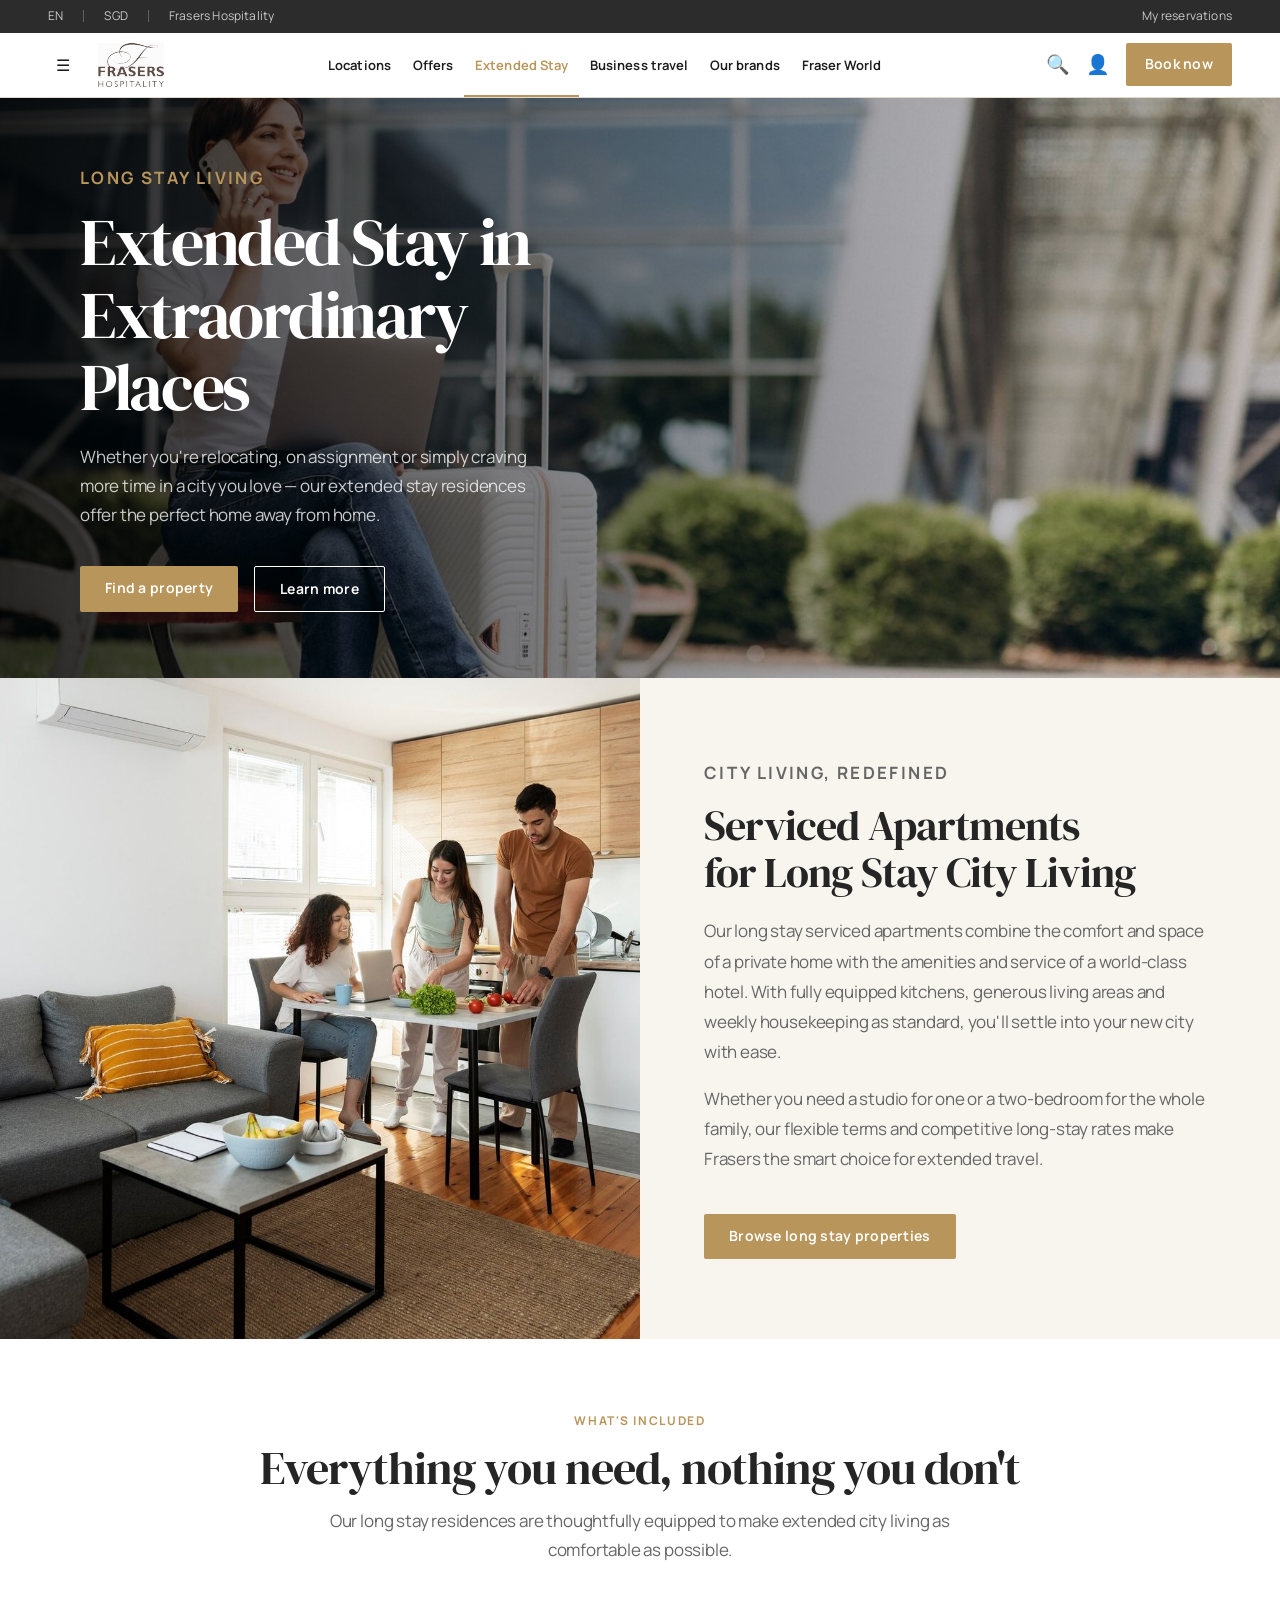
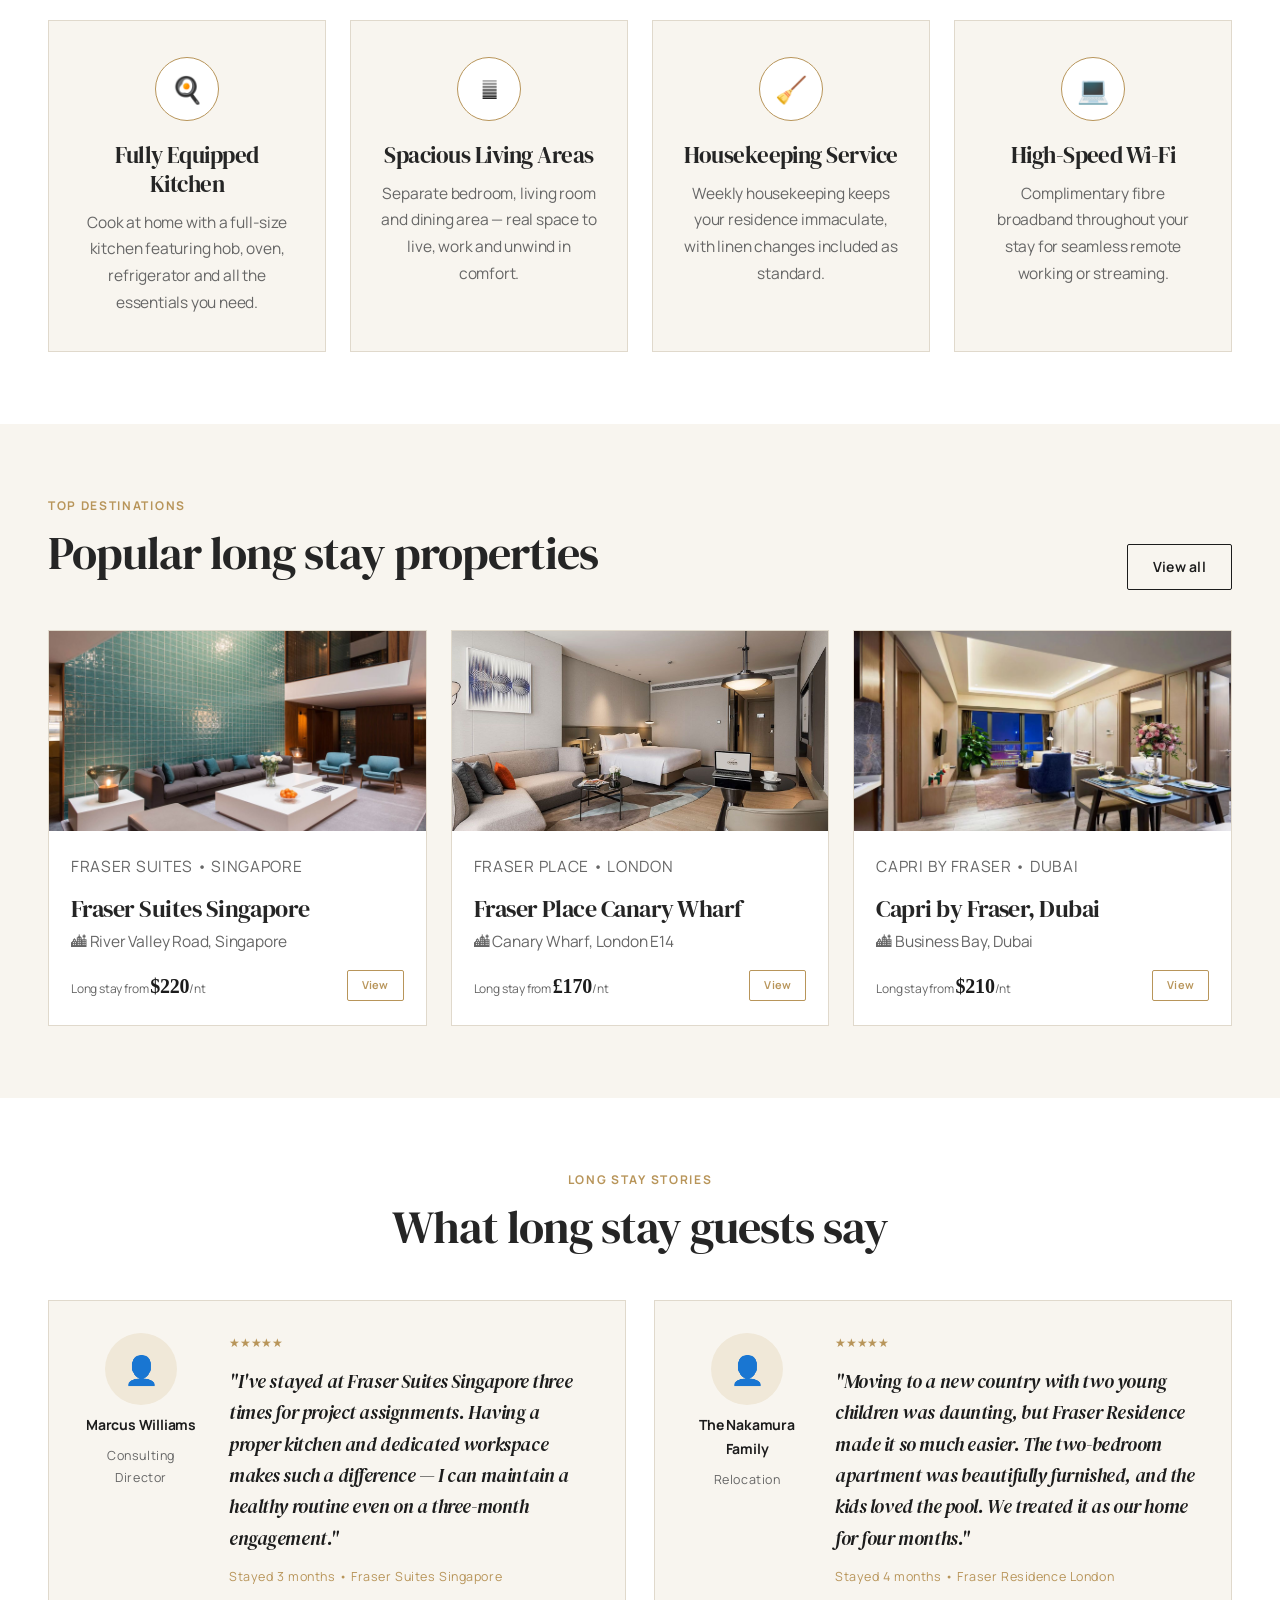
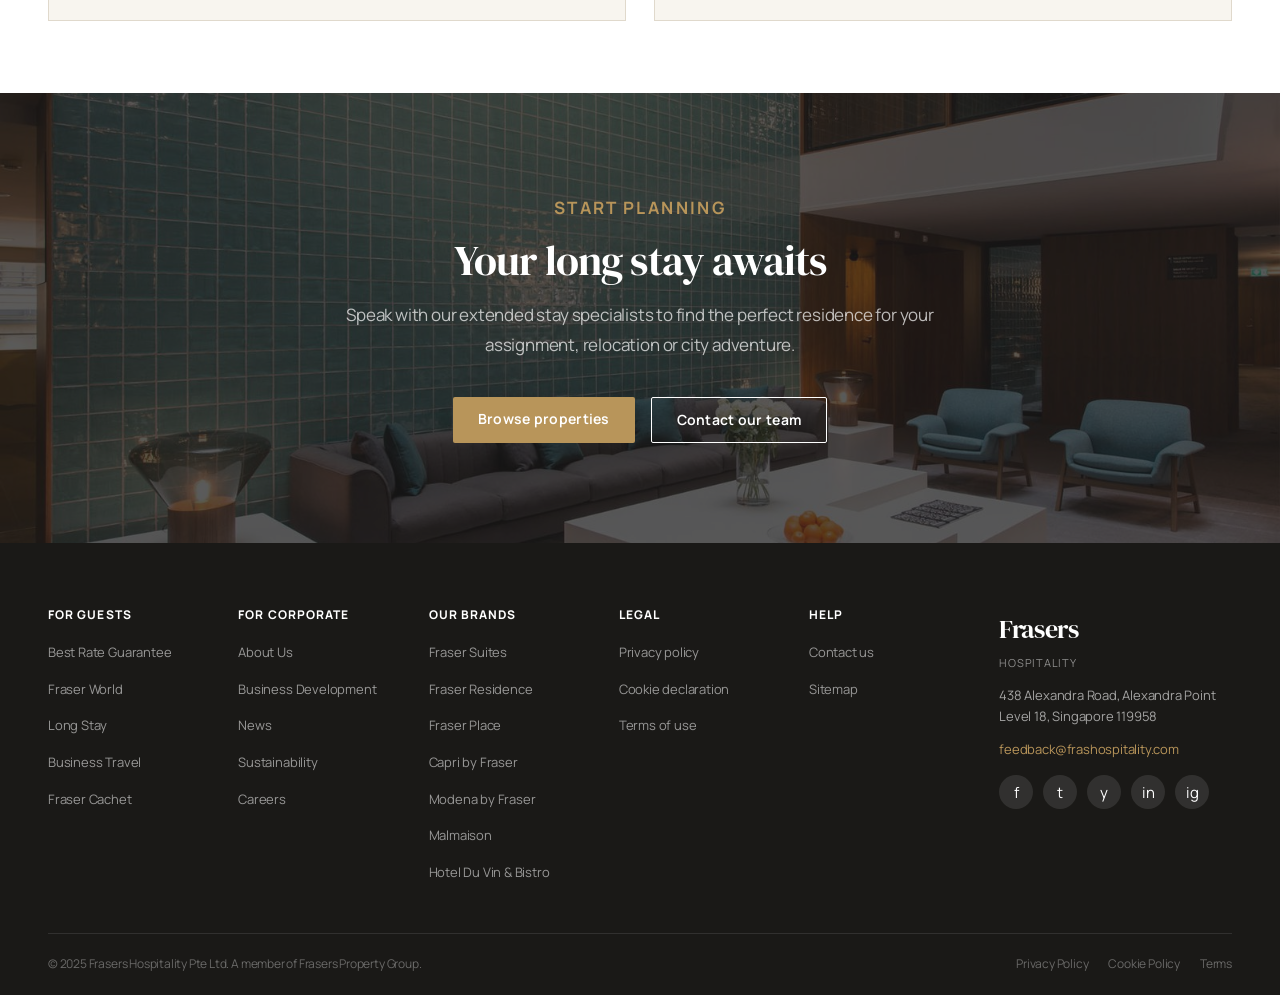
<file: extended-stay.html>
<!DOCTYPE html>
<html lang="en">
<head>
  <meta charset="UTF-8">
  <meta name="robots" content="noindex, nofollow">
  <meta name="viewport" content="width=device-width, initial-scale=1.0">
  <meta name="description" content="Extended stay serviced apartments from Frasers Hospitality. Enquire about long-stay options.">
  <link rel="canonical" href="https://mengliang10.github.io/frasers-hospitality-UX2024/extended-stay.html">
  <title>Extended Stay — Long Stay Living — Frasers Hospitality</title>
  <link rel="stylesheet" href="css/style.css">
  <style>
    /* ── HERO ── */
    .es-hero {
      position: relative;
      height: 580px;
      display: flex;
      align-items: center;
      overflow: hidden;
    }
    .es-hero-bg {
      position: absolute;
      inset: 0;
      background: url('assets/images/travel.jpg') center/cover no-repeat;
    }
    .es-hero-overlay {
      position: absolute;
      inset: 0;
      background: linear-gradient(to right, rgba(0,0,0,0.75) 0%, rgba(0,0,0,0.3) 60%, transparent 100%);
    }
    .es-hero-content {
      position: relative;
      padding: 0 80px;
      max-width: 660px;
    }
    .es-hero-content .eyebrow { color: var(--gold); margin-bottom: 14px; }
    .es-hero-content h1 { font-size: clamp(32px, 5vw, 58px); color: var(--white); margin-bottom: 18px; line-height: 1.1; }
    .es-hero-content p { font-size: 16px; color: rgba(255,255,255,0.78); line-height: 1.7; margin-bottom: 36px; max-width: 480px; }
    .es-hero-btns { display: flex; gap: 16px; }

    /* ── SPLIT INTRO ── */
    .split-intro { display: grid; grid-template-columns: 1fr 1fr; min-height: 500px; }
    .split-intro-img { overflow: hidden; }
    .split-intro-img img { width: 100%; height: 100%; object-fit: cover; display: block; }
    .split-intro-text {
      background: var(--cream);
      padding: 80px 64px;
      display: flex;
      flex-direction: column;
      justify-content: center;
    }
    .split-intro-text .eyebrow { margin-bottom: 14px; }
    .split-intro-text h2 { font-size: clamp(24px, 3vw, 36px); margin-bottom: 20px; }
    .split-intro-text p { font-size: 14px; color: var(--gray); line-height: 1.8; margin-bottom: 16px; }
    .split-intro-text a { margin-top: 24px; align-self: flex-start; }

    /* ── FEATURES GRID ── */
    .features-section { padding: 72px 48px; background: var(--white); }
    .features-inner { max-width: 1200px; margin: 0 auto; }
    .features-header { text-align: center; margin-bottom: 56px; }
    .features-grid { display: grid; grid-template-columns: repeat(4, 1fr); gap: 24px; }
    .feature-card {
      background: var(--cream);
      padding: 36px 28px;
      text-align: center;
      border: 1px solid var(--border);
      transition: box-shadow .3s, transform .3s;
    }
    .feature-card:hover { box-shadow: var(--shadow); transform: translateY(-3px); }
    .feature-card-icon {
      width: 64px; height: 64px;
      background: var(--white);
      border: 1.5px solid var(--gold);
      border-radius: 50%;
      display: flex; align-items: center; justify-content: center;
      font-size: 26px;
      margin: 0 auto 20px;
    }
    .feature-card h3 { font-size: 17px; margin-bottom: 10px; }
    .feature-card p { font-size: 13px; color: var(--gray); line-height: 1.7; }

    /* ── PROPERTY SHOWCASE ── */
    .showcase-section { padding: 72px 48px; background: var(--cream); }
    .showcase-inner { max-width: 1200px; margin: 0 auto; }
    .showcase-header {
      display: flex;
      justify-content: space-between;
      align-items: flex-end;
      margin-bottom: 40px;
    }
    .showcase-grid { display: grid; grid-template-columns: repeat(3, 1fr); gap: 24px; }
    .showcase-card {
      background: var(--white);
      border: 1px solid var(--border);
      overflow: hidden;
      transition: box-shadow .3s, transform .3s;
    }
    .showcase-card:hover { box-shadow: var(--shadow-lg); transform: translateY(-3px); }
    .showcase-card-img { height: 200px; overflow: hidden; }
    .showcase-card-img img { width: 100%; height: 100%; object-fit: cover; transition: transform .5s; display: block; }
    .showcase-card:hover .showcase-card-img img { transform: scale(1.05); }
    .showcase-card-body { padding: 22px; }
    .showcase-card-tag { font-size: 10px; letter-spacing: 2px; text-transform: uppercase; color: var(--gold); margin-bottom: 6px; }
    .showcase-card h3 { font-size: 18px; margin-bottom: 4px; }
    .showcase-card p { font-size: 12px; color: var(--gray); margin-bottom: 14px; }
    .showcase-card-from { font-size: 12px; color: var(--gray); }
    .showcase-card-from strong { font-family: 'Georgia', serif; font-size: 20px; color: var(--dark); }

    /* ── TESTIMONIALS ── */
    .es-testimonials { padding: 72px 48px; background: var(--white); }
    .es-testimonials-inner { max-width: 1200px; margin: 0 auto; }
    .es-testimonials-header { text-align: center; margin-bottom: 48px; }
    .es-testimonials-grid { display: grid; grid-template-columns: repeat(2, 1fr); gap: 28px; }
    .es-testimonial-card {
      display: grid;
      grid-template-columns: 120px 1fr;
      gap: 28px;
      border: 1px solid var(--border);
      padding: 32px;
      background: var(--cream);
    }
    .es-testi-left {
      display: flex;
      flex-direction: column;
      align-items: center;
      gap: 8px;
    }
    .es-testi-avatar {
      width: 72px; height: 72px;
      background: var(--gold-light);
      border-radius: 50%;
      display: flex; align-items: center; justify-content: center;
      font-size: 28px;
    }
    .es-testi-name { font-size: 12px; font-weight: 700; text-align: center; color: var(--dark); }
    .es-testi-role { font-size: 10px; color: var(--gray); text-align: center; }
    .es-testi-right {}
    .es-testi-stars { color: var(--gold); font-size: 12px; margin-bottom: 12px; }
    .es-testi-quote { font-family: 'Georgia', serif; font-size: 14px; font-style: italic; line-height: 1.8; color: var(--dark); }
    .es-testi-stay { font-size: 11px; color: var(--gold); margin-top: 12px; }

    /* ── CTA SECTION ── */
    .es-cta {
      position: relative;
      padding: 100px 48px;
      text-align: center;
      overflow: hidden;
    }
    .es-cta-bg {
      position: absolute;
      inset: 0;
      background: url('assets/images/lobby.jpg') center/cover no-repeat;
    }
    .es-cta-overlay {
      position: absolute;
      inset: 0;
      background: rgba(28,28,28,0.72);
    }
    .es-cta-content {
      position: relative;
      max-width: 600px;
      margin: 0 auto;
    }
    .es-cta-content .eyebrow { color: var(--gold); margin-bottom: 14px; }
    .es-cta-content h2 { font-size: 38px; color: var(--white); margin-bottom: 16px; }
    .es-cta-content p { font-size: 15px; color: rgba(255,255,255,0.7); margin-bottom: 36px; line-height: 1.7; }
    .es-cta-btns { display: flex; gap: 16px; justify-content: center; }
  
    @media (max-width: 768px) {
      [class*="grid"] { grid-template-columns: 1fr !important; }
      [class*="split"] { grid-template-columns: 1fr !important; }
      .section { padding: 40px 16px !important; }
      .split-text { padding: 40px 24px !important; }
      .hero { height: auto !important; min-height: 400px; }
      .hero-content { padding: 24px 16px !important; }
      .tab-nav { overflow-x: auto; white-space: nowrap; }
    }
    @media (max-width: 480px) {
      [class*="grid"] { grid-template-columns: 1fr !important; }
    }
  </style>
  <!-- Webfont fallbacks remain available if Google Fonts is blocked. -->
  <link rel="preconnect" href="https://fonts.googleapis.com">
  <link rel="preconnect" href="https://fonts.gstatic.com" crossorigin>
  <link href="https://fonts.googleapis.com/css2?family=DM+Serif+Display&amp;family=Manrope:wght@400;500;600;700;800&amp;display=swap" rel="stylesheet">
  <link rel="stylesheet" href="css/typography.css">
</head>
<body>
  <a class="skip-link" href="#main-content">Skip to main content</a>

  <!-- UTIL BAR -->
  <div class="util-bar">
    <div class="util-left">
      <a href="#">EN</a>
      <div class="util-divider"></div>
      <a href="#">SGD</a>
      <div class="util-divider"></div>
      <a href="#">Frasers Hospitality</a>
    </div>
    <div class="util-right">
      <a href="#">My reservations</a>
    </div>
  </div>

  <!-- NAV -->
  <nav>
    <div class="nav-inner">
      <button type="button" class="nav-hamburger" aria-label="Open menu">&#9776;</button>
      <a href="index.html" class="nav-logo"><img src="assets/FH_logo.svg" alt="Frasers Hospitality"></a>
      <ul class="nav-links">
        <li><a href="locations.html">Locations</a></li>
        <li><a href="offers.html">Offers</a></li>
        <li><a href="extended-stay.html" class="active">Extended Stay</a></li>
        <li><a href="#">Business travel</a></li>
        <li><a href="#">Our brands</a></li>
        <li><a href="fraser-world.html">Fraser World</a></li>
      </ul>
      <div class="nav-actions">
        <span class="nav-icon">&#128269;</span>
        <span class="nav-icon">&#128100;</span>
        <a href="#" class="btn-booknow">Book now</a>
      </div>
    </div>
  </nav>
  <!-- MOBILE MENU -->
  <div class="mobile-menu" id="mobileMenu">
    <button class="mobile-menu-close" id="menuClose">&times;</button>
    <a href="locations.html">Locations</a>
    <a href="offers.html">Offers</a>
    <a href="extended-stay.html">Extended Stay</a>
    <a href="#">Business Travel</a>
    <a href="#">Our Brands</a>
    <a href="fraser-world.html">Fraser World</a>
    <a href="#" class="btn-booknow">Book Now</a>
  </div>
  <script>
    const hamburger = document.querySelector(".nav-hamburger");
    const menu = document.getElementById("mobileMenu");
    const close = document.getElementById("menuClose");
    hamburger.addEventListener("click", () => menu.classList.add("open"));
    close.addEventListener("click", () => menu.classList.remove("open"));
  </script>

  <!-- HERO -->
  <section id="main-content" tabindex="-1" class="es-hero">
    <div class="es-hero-bg"></div>
    <div class="es-hero-overlay"></div>
    <div class="es-hero-content">
      <p class="eyebrow">Long Stay Living</p>
      <h1>Extended Stay in Extraordinary Places</h1>
      <p>Whether you're relocating, on assignment or simply craving more time in a city you love — our extended stay residences offer the perfect home away from home.</p>
      <div class="es-hero-btns">
        <a href="locations.html" class="btn btn-gold">Find a property</a>
        <a href="#features" class="btn btn-outline-white">Learn more</a>
      </div>
    </div>
  </section>

  <!-- SPLIT INTRO -->
  <section class="split-intro">
    <div class="split-intro-img">
      <img src="assets/images/family.jpg" alt="Family in luxury apartment" loading="lazy" decoding="async">
    </div>
    <div class="split-intro-text">
      <p class="eyebrow">City living, redefined</p>
      <h2>Serviced Apartments for Long Stay City Living</h2>
      <p>Our long stay serviced apartments combine the comfort and space of a private home with the amenities and service of a world-class hotel. With fully equipped kitchens, generous living areas and weekly housekeeping as standard, you'll settle into your new city with ease.</p>
      <p>Whether you need a studio for one or a two-bedroom for the whole family, our flexible terms and competitive long-stay rates make Frasers the smart choice for extended travel.</p>
      <a href="locations.html" class="btn btn-gold">Browse long stay properties</a>
    </div>
  </section>

  <!-- FEATURES GRID -->
  <section class="features-section" id="features">
    <div class="features-inner">
      <div class="features-header">
        <p class="eyebrow">What's included</p>
        <h2 class="section-title">Everything you need, nothing you don't</h2>
        <p class="section-sub" style="margin:12px auto 0;text-align:center;">Our long stay residences are thoughtfully equipped to make extended city living as comfortable as possible.</p>
      </div>
      <div class="features-grid">
        <div class="feature-card">
          <div class="feature-card-icon">&#127859;</div>
          <h3>Fully Equipped Kitchen</h3>
          <p>Cook at home with a full-size kitchen featuring hob, oven, refrigerator and all the essentials you need.</p>
        </div>
        <div class="feature-card">
          <div class="feature-card-icon">&#127719;</div>
          <h3>Spacious Living Areas</h3>
          <p>Separate bedroom, living room and dining area — real space to live, work and unwind in comfort.</p>
        </div>
        <div class="feature-card">
          <div class="feature-card-icon">&#129529;</div>
          <h3>Housekeeping Service</h3>
          <p>Weekly housekeeping keeps your residence immaculate, with linen changes included as standard.</p>
        </div>
        <div class="feature-card">
          <div class="feature-card-icon">&#128187;</div>
          <h3>High-Speed Wi-Fi</h3>
          <p>Complimentary fibre broadband throughout your stay for seamless remote working or streaming.</p>
        </div>
      </div>
    </div>
  </section>

  <!-- PROPERTY SHOWCASE -->
  <section class="showcase-section">
    <div class="showcase-inner">
      <div class="showcase-header">
        <div>
          <p class="eyebrow">Top destinations</p>
          <h2 class="section-title">Popular long stay properties</h2>
        </div>
        <a href="locations.html" class="btn btn-outline-dark">View all</a>
      </div>
      <div class="showcase-grid">
        <div class="showcase-card">
          <div class="showcase-card-img">
            <img src="assets/images/lobby.jpg" alt="Fraser Suites Singapore" loading="lazy" decoding="async">
          </div>
          <div class="showcase-card-body">
            <p class="showcase-card-tag">Fraser Suites &bull; Singapore</p>
            <h3>Fraser Suites Singapore</h3>
            <p>&#127961; River Valley Road, Singapore</p>
            <div style="display:flex;justify-content:space-between;align-items:center;margin-top:14px;">
              <div class="showcase-card-from">Long stay from <strong>$220</strong>/nt</div>
              <a href="property.html" class="btn btn-outline-gold" style="padding:7px 14px;font-size:11px;">View</a>
            </div>
          </div>
        </div>
        <div class="showcase-card">
          <div class="showcase-card-img">
            <img src="assets/images/hero.jpg" alt="Fraser Place Canary Wharf" loading="lazy" decoding="async">
          </div>
          <div class="showcase-card-body">
            <p class="showcase-card-tag">Fraser Place &bull; London</p>
            <h3>Fraser Place Canary Wharf</h3>
            <p>&#127961; Canary Wharf, London E14</p>
            <div style="display:flex;justify-content:space-between;align-items:center;margin-top:14px;">
              <div class="showcase-card-from">Long stay from <strong>£170</strong>/nt</div>
              <a href="property.html" class="btn btn-outline-gold" style="padding:7px 14px;font-size:11px;">View</a>
            </div>
          </div>
        </div>
        <div class="showcase-card">
          <div class="showcase-card-img">
            <img src="assets/images/suite.jpg" alt="Capri by Fraser Dubai" loading="lazy" decoding="async">
          </div>
          <div class="showcase-card-body">
            <p class="showcase-card-tag">Capri by Fraser &bull; Dubai</p>
            <h3>Capri by Fraser, Dubai</h3>
            <p>&#127961; Business Bay, Dubai</p>
            <div style="display:flex;justify-content:space-between;align-items:center;margin-top:14px;">
              <div class="showcase-card-from">Long stay from <strong>$210</strong>/nt</div>
              <a href="property.html" class="btn btn-outline-gold" style="padding:7px 14px;font-size:11px;">View</a>
            </div>
          </div>
        </div>
      </div>
    </div>
  </section>

  <!-- TESTIMONIALS -->
  <section class="es-testimonials">
    <div class="es-testimonials-inner">
      <div class="es-testimonials-header">
        <p class="eyebrow">Long stay stories</p>
        <h2 class="section-title">What long stay guests say</h2>
      </div>
      <div class="es-testimonials-grid">
        <div class="es-testimonial-card">
          <div class="es-testi-left">
            <div class="es-testi-avatar">&#128100;</div>
            <p class="es-testi-name">Marcus Williams</p>
            <p class="es-testi-role">Consulting Director</p>
          </div>
          <div class="es-testi-right">
            <div class="es-testi-stars">&#9733;&#9733;&#9733;&#9733;&#9733;</div>
            <p class="es-testi-quote">"I've stayed at Fraser Suites Singapore three times for project assignments. Having a proper kitchen and dedicated workspace makes such a difference — I can maintain a healthy routine even on a three-month engagement."</p>
            <p class="es-testi-stay">Stayed 3 months &bull; Fraser Suites Singapore</p>
          </div>
        </div>
        <div class="es-testimonial-card">
          <div class="es-testi-left">
            <div class="es-testi-avatar">&#128100;</div>
            <p class="es-testi-name">The Nakamura Family</p>
            <p class="es-testi-role">Relocation</p>
          </div>
          <div class="es-testi-right">
            <div class="es-testi-stars">&#9733;&#9733;&#9733;&#9733;&#9733;</div>
            <p class="es-testi-quote">"Moving to a new country with two young children was daunting, but Fraser Residence made it so much easier. The two-bedroom apartment was beautifully furnished, and the kids loved the pool. We treated it as our home for four months."</p>
            <p class="es-testi-stay">Stayed 4 months &bull; Fraser Residence London</p>
          </div>
        </div>
      </div>
    </div>
  </section>

  <!-- CTA -->
  <section class="es-cta">
    <div class="es-cta-bg"></div>
    <div class="es-cta-overlay"></div>
    <div class="es-cta-content">
      <p class="eyebrow">Start planning</p>
      <h2>Your long stay awaits</h2>
      <p>Speak with our extended stay specialists to find the perfect residence for your assignment, relocation or city adventure.</p>
      <div class="es-cta-btns">
        <a href="locations.html" class="btn btn-gold">Browse properties</a>
        <a href="#" class="btn btn-outline-white">Contact our team</a>
      </div>
    </div>
  </section>

  <!-- FOOTER -->
  <footer>
    <div class="footer-grid">
      <div class="footer-col">
        <h4>For Guests</h4>
        <ul>
          <li><a href="#">Best Rate Guarantee</a></li>
          <li><a href="#">Fraser World</a></li>
          <li><a href="#">Long Stay</a></li>
          <li><a href="#">Business Travel</a></li>
          <li><a href="#">Fraser Cachet</a></li>
        </ul>
      </div>
      <div class="footer-col">
        <h4>For Corporate</h4>
        <ul>
          <li><a href="#">About Us</a></li>
          <li><a href="#">Business Development</a></li>
          <li><a href="#">News</a></li>
          <li><a href="#">Sustainability</a></li>
          <li><a href="#">Careers</a></li>
        </ul>
      </div>
      <div class="footer-col">
        <h4>Our Brands</h4>
        <ul>
          <li><a href="#">Fraser Suites</a></li>
          <li><a href="#">Fraser Residence</a></li>
          <li><a href="#">Fraser Place</a></li>
          <li><a href="#">Capri by Fraser</a></li>
          <li><a href="#">Modena by Fraser</a></li>
          <li><a href="#">Malmaison</a></li>
          <li><a href="#">Hotel Du Vin &amp; Bistro</a></li>
        </ul>
      </div>
      <div class="footer-col">
        <h4>Legal</h4>
        <ul>
          <li><a href="#">Privacy policy</a></li>
          <li><a href="#">Cookie declaration</a></li>
          <li><a href="#">Terms of use</a></li>
        </ul>
      </div>
      <div class="footer-col">
        <h4>Help</h4>
        <ul>
          <li><a href="#">Contact us</a></li>
          <li><a href="#">Sitemap</a></li>
        </ul>
      </div>
      <div class="footer-brand-col">
        <div class="footer-logo">Frasers <span>Hospitality</span></div>
        <p class="footer-address">438 Alexandra Road, Alexandra Point Level 18, Singapore 119958</p>
        <a class="footer-email" href="mailto:feedback@frashospitality.com">feedback@frashospitality.com</a>
        <div class="footer-social">
          <a href="#">f</a><a href="#">t</a><a href="#">y</a><a href="#">in</a><a href="#">ig</a>
        </div>
      </div>
    </div>
    <div class="footer-bottom">
      <span>&copy; 2025 Frasers Hospitality Pte Ltd. A member of Frasers Property Group.</span>
      <div style="display:flex;gap:20px;">
        <a href="#">Privacy Policy</a>
        <a href="#">Cookie Policy</a>
        <a href="#">Terms</a>
      </div>
    </div>
  </footer>

</body>
</html>
</file>
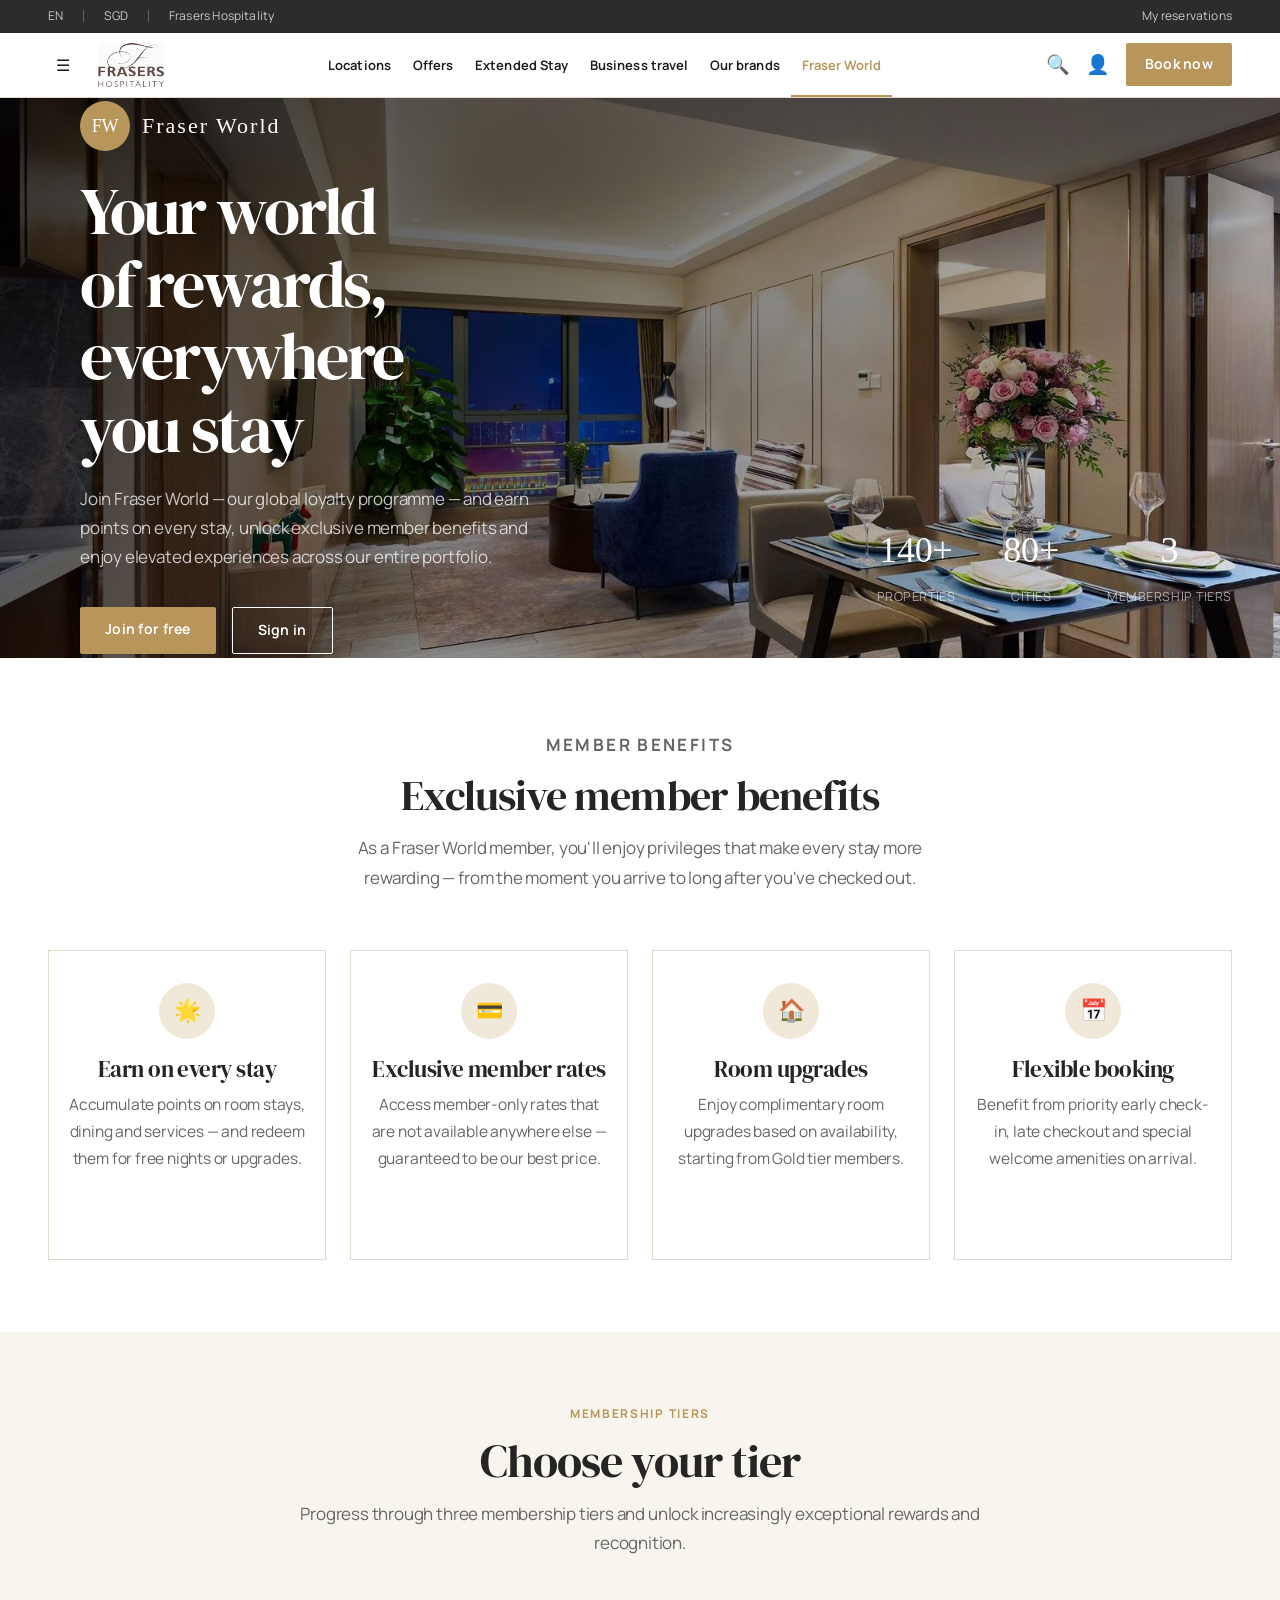
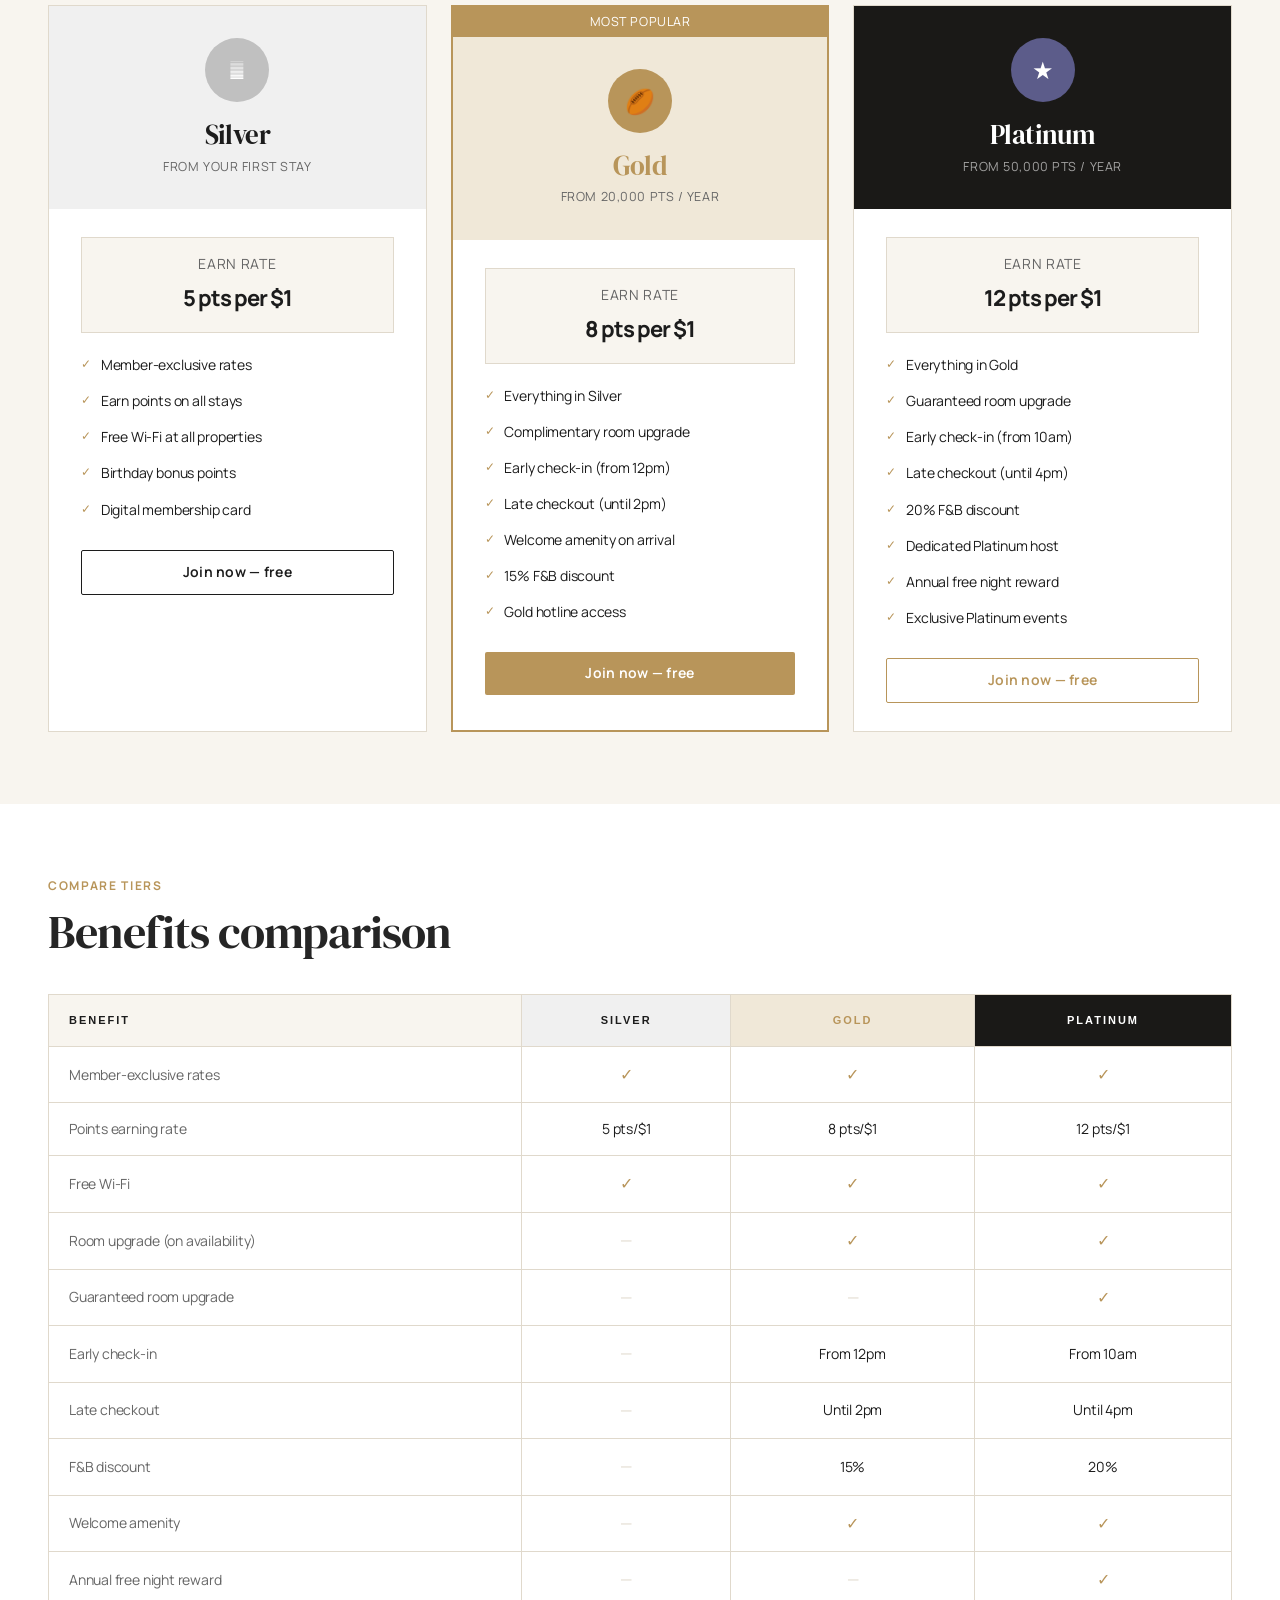
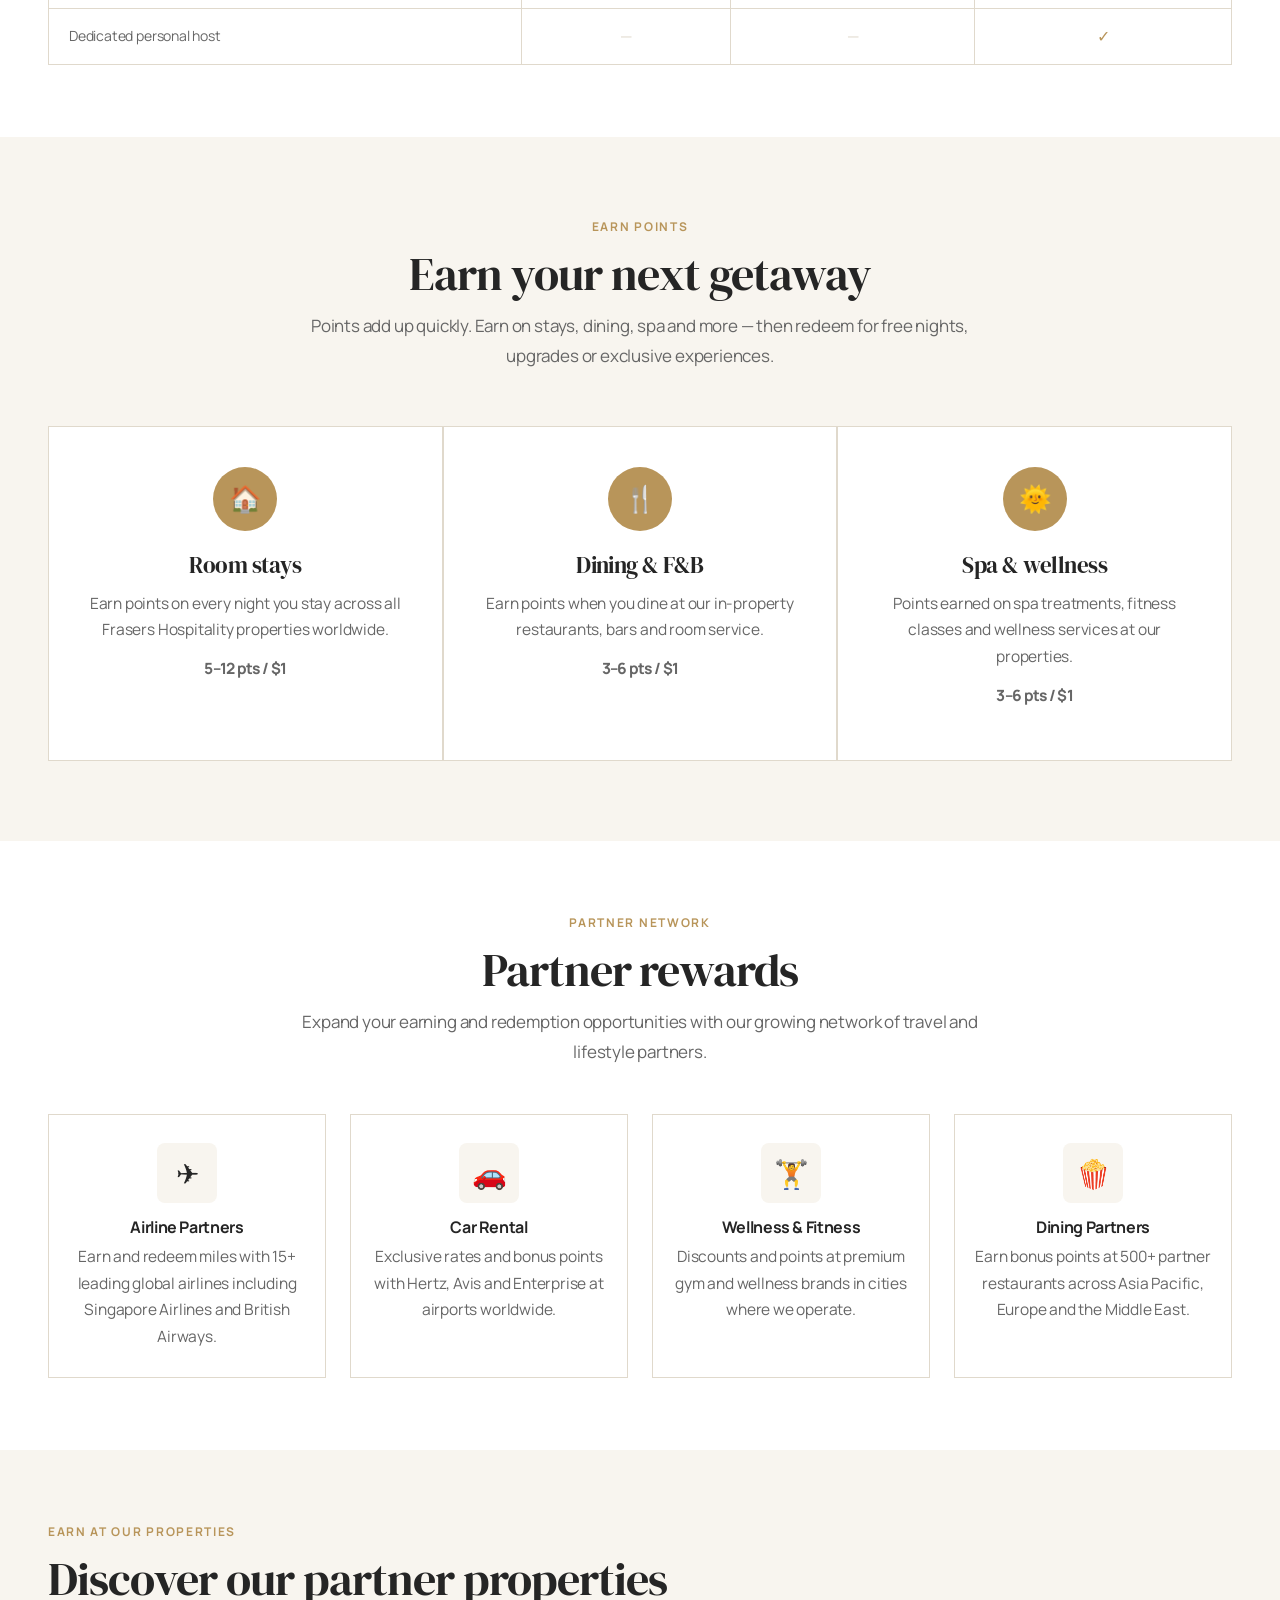
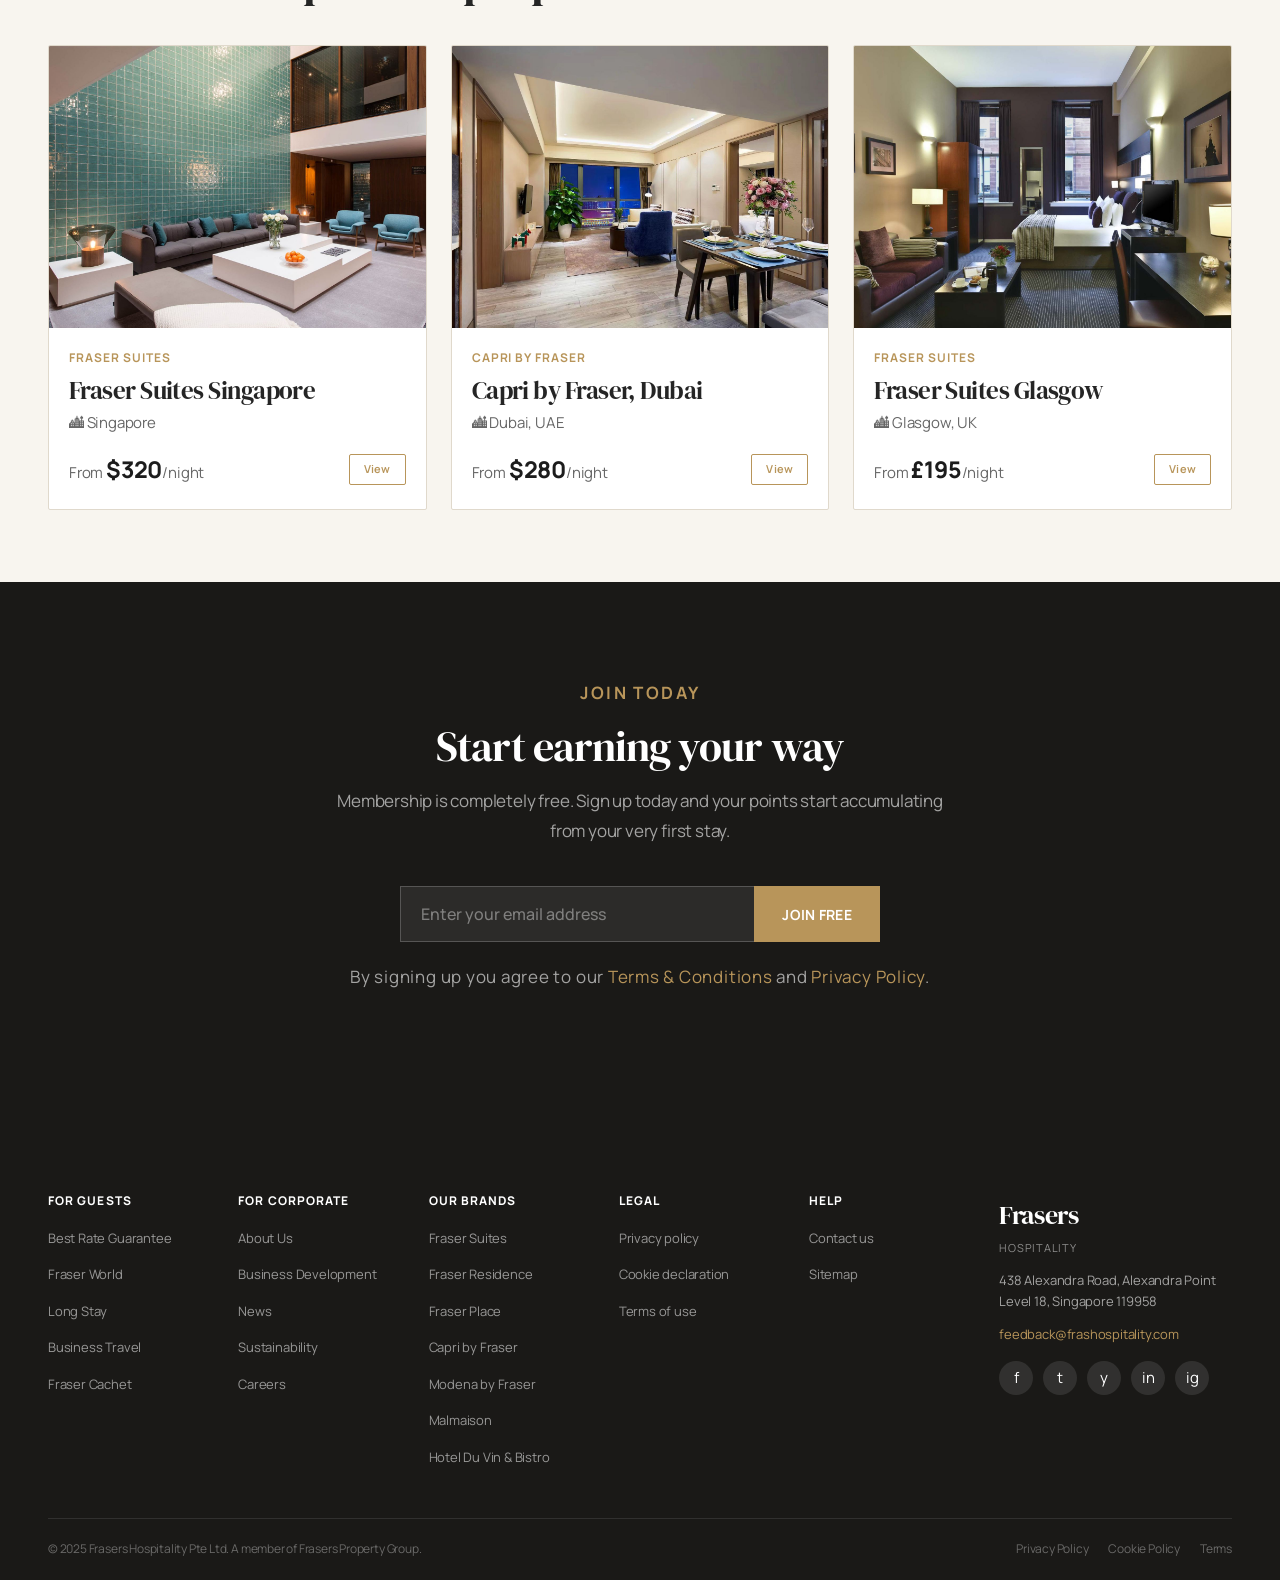
<file: fraser-world.html>
<!DOCTYPE html>
<html lang="en">
<head>
  <meta charset="UTF-8">
  <meta name="robots" content="noindex, nofollow">
  <meta name="viewport" content="width=device-width, initial-scale=1.0">
  <meta name="description" content="Join Fraser World, the Frasers Hospitality membership, for member rates, points and benefits.">
  <link rel="canonical" href="https://mengliang10.github.io/frasers-hospitality-UX2024/fraser-world.html">
  <title>Fraser World Loyalty Programme — Frasers Hospitality</title>
  <link rel="stylesheet" href="css/style.css">
  <style>
    /* ── HERO ── */
    .fw-hero {
      position: relative;
      height: 560px;
      display: flex;
      align-items: center;
      overflow: hidden;
    }
    .fw-hero-bg {
      position: absolute;
      inset: 0;
      background: url('assets/images/suite.jpg') center/cover no-repeat;
    }
    .fw-hero-overlay {
      position: absolute;
      inset: 0;
      background: linear-gradient(135deg, rgba(0,0,0,0.80) 0%, rgba(0,0,0,0.30) 70%, transparent 100%);
    }
    .fw-hero-content {
      position: relative;
      padding: 0 80px;
      max-width: 680px;
    }
    .fw-hero-logo {
      display: flex;
      align-items: center;
      gap: 12px;
      margin-bottom: 24px;
    }
    .fw-hero-logo-mark {
      width: 50px; height: 50px;
      background: var(--gold);
      border-radius: 50%;
      display: flex; align-items: center; justify-content: center;
      font-family: 'Georgia', serif;
      font-size: 18px;
      color: var(--white);
    }
    .fw-hero-logo-text {
      font-family: 'Georgia', serif;
      font-size: 22px;
      color: var(--white);
      letter-spacing: 2px;
    }
    .fw-hero-content h1 { font-size: clamp(30px, 4.5vw, 54px); color: var(--white); margin-bottom: 18px; line-height: 1.1; }
    .fw-hero-content p { font-size: 16px; color: rgba(255,255,255,0.75); line-height: 1.7; margin-bottom: 36px; max-width: 480px; }
    .fw-hero-btns { display: flex; gap: 16px; }
    .fw-hero-stat {
      position: absolute;
      bottom: 48px;
      right: 48px;
      display: flex;
      gap: 48px;
    }
    .fw-stat-item { text-align: center; }
    .fw-stat-num { font-family: 'Georgia', serif; font-size: 36px; color: var(--white); display: block; }
    .fw-stat-label { font-size: 10px; letter-spacing: 2px; text-transform: uppercase; color: rgba(255,255,255,0.6); }

    /* ── BENEFITS INTRO ── */
    .fw-benefits-intro { padding: 72px 48px; background: var(--white); }
    .fw-benefits-intro-inner { max-width: 1200px; margin: 0 auto; text-align: center; }
    .fw-benefits-intro .eyebrow { margin-bottom: 12px; }
    .fw-benefits-intro h2 { font-size: clamp(26px, 3.5vw, 40px); margin-bottom: 14px; }
    .fw-benefits-intro p { font-size: 15px; color: var(--gray); max-width: 580px; margin: 0 auto 56px; line-height: 1.7; }
    .fw-perks-grid { display: grid; grid-template-columns: repeat(4, 1fr); gap: 24px; }
    .fw-perk-item {
      text-align: center;
      padding: 32px 20px;
      border: 1px solid var(--border);
      transition: box-shadow .3s;
    }
    .fw-perk-item:hover { box-shadow: var(--shadow); background: var(--cream); }
    .fw-perk-icon {
      width: 56px; height: 56px;
      background: var(--gold-light);
      border-radius: 50%;
      display: flex; align-items: center; justify-content: center;
      font-size: 22px;
      margin: 0 auto 16px;
    }
    .fw-perk-item h3 { font-size: 15px; margin-bottom: 8px; }
    .fw-perk-item p { font-size: 12px; color: var(--gray); line-height: 1.6; }

    /* ── TIER CARDS ── */
    .fw-tiers { padding: 72px 48px; background: var(--cream); }
    .fw-tiers-inner { max-width: 1200px; margin: 0 auto; }
    .fw-tiers-header { text-align: center; margin-bottom: 48px; }
    .fw-tiers-grid { display: grid; grid-template-columns: repeat(3, 1fr); gap: 24px; }
    .fw-tier-card {
      background: var(--white);
      border: 1px solid var(--border);
      overflow: hidden;
      transition: transform .3s, box-shadow .3s;
    }
    .fw-tier-card:hover { transform: translateY(-4px); box-shadow: var(--shadow-lg); }
    .fw-tier-card.featured {
      border-color: var(--gold);
      border-width: 2px;
    }
    .fw-tier-header {
      padding: 32px;
      text-align: center;
      background: var(--cream);
    }
    .fw-tier-card.tier-silver .fw-tier-header { background: #f0f0f0; }
    .fw-tier-card.tier-gold .fw-tier-header { background: var(--gold-light); }
    .fw-tier-card.tier-platinum .fw-tier-header { background: var(--footer-bg); }
    .fw-tier-badge {
      width: 64px; height: 64px;
      border-radius: 50%;
      display: flex; align-items: center; justify-content: center;
      font-size: 24px;
      margin: 0 auto 16px;
    }
    .tier-silver .fw-tier-badge { background: #c0c0c0; color: #fff; }
    .tier-gold .fw-tier-badge { background: var(--gold); color: #fff; }
    .tier-platinum .fw-tier-badge { background: #5c5c8a; color: #fff; }
    .fw-tier-name { font-size: 22px; margin-bottom: 4px; }
    .tier-silver .fw-tier-name { color: var(--dark); }
    .tier-gold .fw-tier-name { color: var(--gold); }
    .tier-platinum .fw-tier-name { color: #fff; }
    .fw-tier-threshold { font-size: 11px; color: var(--gray); letter-spacing: 1px; text-transform: uppercase; }
    .tier-platinum .fw-tier-threshold { color: rgba(255,255,255,0.6); }
    .fw-tier-featured-tag {
      background: var(--gold);
      color: var(--white);
      font-size: 10px;
      letter-spacing: 2px;
      text-transform: uppercase;
      padding: 4px 0;
      text-align: center;
    }
    .fw-tier-body { padding: 28px 32px; }
    .fw-tier-benefits { list-style: none; display: flex; flex-direction: column; gap: 12px; margin-bottom: 28px; }
    .fw-tier-benefits li {
      display: flex;
      align-items: flex-start;
      gap: 10px;
      font-size: 13px;
      color: var(--dark);
    }
    .fw-tier-benefits li::before { content: '✓'; color: var(--gold); font-size: 12px; flex-shrink: 0; margin-top: 1px; }
    .fw-tier-points {
      background: var(--cream);
      padding: 14px 16px;
      text-align: center;
      margin-bottom: 20px;
      border: 1px solid var(--border);
    }
    .fw-tier-points-label { font-size: 10px; letter-spacing: 2px; text-transform: uppercase; color: var(--gray); margin-bottom: 4px; }
    .fw-tier-points-value { font-family: 'Georgia', serif; font-size: 22px; color: var(--dark); }

    /* ── BENEFITS TABLE ── */
    .fw-table-section { padding: 72px 48px; background: var(--white); }
    .fw-table-inner { max-width: 1200px; margin: 0 auto; }
    .fw-table-header { margin-bottom: 36px; }
    .benefits-table { width: 100%; border-collapse: collapse; }
    .benefits-table th {
      padding: 16px 20px;
      text-align: center;
      font-family: 'Arial', sans-serif;
      font-size: 11px;
      letter-spacing: 2px;
      text-transform: uppercase;
      background: var(--cream);
      border: 1px solid var(--border);
      color: var(--dark);
    }
    .benefits-table th:first-child { text-align: left; }
    .benefits-table th.tier-silver-col { background: #f0f0f0; }
    .benefits-table th.tier-gold-col { background: var(--gold-light); color: var(--gold); }
    .benefits-table th.tier-platinum-col { background: var(--footer-bg); color: var(--white); }
    .benefits-table td {
      padding: 14px 20px;
      border: 1px solid var(--border);
      font-size: 13px;
      text-align: center;
      color: var(--dark);
    }
    .benefits-table td:first-child { text-align: left; color: var(--gray); }
    .benefits-table tr:hover td { background: var(--cream); }
    .check-yes { color: var(--gold); font-size: 16px; }
    .check-no { color: var(--border); font-size: 16px; }

    /* ── EARN SECTION ── */
    .fw-earn { padding: 80px 48px; background: var(--cream); }
    .fw-earn-inner { max-width: 1200px; margin: 0 auto; }
    .fw-earn-header { text-align: center; margin-bottom: 56px; }
    .fw-earn-grid { display: grid; grid-template-columns: repeat(3, 1fr); gap: 2px; background: var(--border); border: 1px solid var(--border); }
    .fw-earn-item {
      background: var(--white);
      padding: 40px 32px;
      text-align: center;
    }
    .fw-earn-item:hover { background: var(--cream); }
    .fw-earn-icon {
      width: 64px; height: 64px;
      background: var(--gold);
      border-radius: 50%;
      display: flex; align-items: center; justify-content: center;
      font-size: 26px;
      margin: 0 auto 20px;
      color: var(--white);
    }
    .fw-earn-item h3 { font-size: 17px; margin-bottom: 10px; }
    .fw-earn-item p { font-size: 13px; color: var(--gray); line-height: 1.7; margin-bottom: 12px; }
    .fw-earn-rate { font-family: 'Georgia', serif; font-size: 22px; color: var(--gold); }

    /* ── PARTNERS ── */
    .fw-partners { padding: 72px 48px; background: var(--white); }
    .fw-partners-inner { max-width: 1200px; margin: 0 auto; }
    .fw-partners-header { text-align: center; margin-bottom: 48px; }
    .fw-partners-grid { display: grid; grid-template-columns: repeat(4, 1fr); gap: 24px; }
    .fw-partner-card {
      border: 1px solid var(--border);
      padding: 28px 20px;
      text-align: center;
      transition: box-shadow .3s;
    }
    .fw-partner-card:hover { box-shadow: var(--shadow); background: var(--cream); }
    .fw-partner-icon {
      width: 60px; height: 60px;
      background: var(--cream);
      border-radius: 8px;
      display: flex; align-items: center; justify-content: center;
      font-size: 28px;
      margin: 0 auto 14px;
    }
    .fw-partner-card h4 { font-size: 14px; margin-bottom: 6px; }
    .fw-partner-card p { font-size: 12px; color: var(--gray); line-height: 1.5; }

    /* ── PROPERTY CARDS ── */
    .fw-properties { padding: 72px 48px; background: var(--cream); }
    .fw-properties-inner { max-width: 1200px; margin: 0 auto; }
    .fw-properties-header { margin-bottom: 40px; }
    .fw-properties-grid { display: grid; grid-template-columns: repeat(3, 1fr); gap: 24px; }

    /* ── JOIN CTA ── */
    .fw-join-cta {
      background: var(--footer-bg);
      padding: 96px 48px;
      text-align: center;
    }
    .fw-join-inner { max-width: 640px; margin: 0 auto; }
    .fw-join-inner .eyebrow { color: var(--gold); margin-bottom: 14px; }
    .fw-join-inner h2 { font-size: 40px; color: var(--white); margin-bottom: 16px; }
    .fw-join-inner p { font-size: 15px; color: rgba(255,255,255,0.6); margin-bottom: 40px; line-height: 1.7; }
    .fw-join-form { display: flex; gap: 0; max-width: 480px; margin: 0 auto 20px; }
    .fw-join-form input {
      flex: 1;
      padding: 16px 20px;
      background: rgba(255,255,255,0.08);
      border: 1px solid rgba(255,255,255,0.2);
      border-right: none;
      color: var(--white);
      font-size: 14px;
      outline: none;
    }
    .fw-join-form input::placeholder { color: rgba(255,255,255,0.4); }
    .fw-join-form button {
      padding: 16px 28px;
      background: var(--gold);
      border: none;
      color: var(--white);
      font-size: 12px;
      letter-spacing: 1px;
      text-transform: uppercase;
      cursor: pointer;
      transition: background .2s;
    }
    .fw-join-form button:hover { background: var(--gold-hover); }
    .fw-join-note { font-size: 11px; color: rgba(255,255,255,0.3); }
  
    @media (max-width: 768px) {
      [class*="grid"] { grid-template-columns: 1fr !important; }
      [class*="split"] { grid-template-columns: 1fr !important; }
      .section { padding: 40px 16px !important; }
      .split-text { padding: 40px 24px !important; }
      .hero { height: auto !important; min-height: 400px; }
      .hero-content { padding: 24px 16px !important; }
      .tab-nav { overflow-x: auto; white-space: nowrap; }
    }
    @media (max-width: 480px) {
      [class*="grid"] { grid-template-columns: 1fr !important; }
    }
    @media (max-width: 768px) {
      .fw-hero { height: auto; min-height: 500px; padding-bottom: 40px; }
      .fw-hero-content { padding: 80px 20px 0; max-width: 100%; }
      .fw-hero-btns { flex-direction: column; }
      .fw-hero-btns .btn { width: 100%; text-align: center; }
      .fw-hero-stat { position: static; display: flex; gap: 24px; justify-content: center; padding: 24px 20px 0; }
      .fw-benefits-intro { padding: 48px 16px; }
      .fw-tiers { padding: 48px 16px; }
      .fw-earn-section { padding: 48px 16px; }
      .fw-partners { padding: 48px 16px; }
      .fw-join { padding: 48px 16px; }
      .fw-hero-logo { margin-bottom: 16px; }
    }
  </style>
  <!-- Webfont fallbacks remain available if Google Fonts is blocked. -->
  <link rel="preconnect" href="https://fonts.googleapis.com">
  <link rel="preconnect" href="https://fonts.gstatic.com" crossorigin>
  <link href="https://fonts.googleapis.com/css2?family=DM+Serif+Display&amp;family=Manrope:wght@400;500;600;700;800&amp;display=swap" rel="stylesheet">
  <link rel="stylesheet" href="css/typography.css">
</head>
<body>
  <a class="skip-link" href="#main-content">Skip to main content</a>

  <!-- UTIL BAR -->
  <div class="util-bar">
    <div class="util-left">
      <a href="#">EN</a>
      <div class="util-divider"></div>
      <a href="#">SGD</a>
      <div class="util-divider"></div>
      <a href="#">Frasers Hospitality</a>
    </div>
    <div class="util-right">
      <a href="#">My reservations</a>
    </div>
  </div>

  <!-- NAV -->
  <nav>
    <div class="nav-inner">
      <button type="button" class="nav-hamburger" aria-label="Open menu">&#9776;</button>
      <a href="index.html" class="nav-logo"><img src="assets/FH_logo.svg" alt="Frasers Hospitality"></a>
      <ul class="nav-links">
        <li><a href="locations.html">Locations</a></li>
        <li><a href="offers.html">Offers</a></li>
        <li><a href="extended-stay.html">Extended Stay</a></li>
        <li><a href="#">Business travel</a></li>
        <li><a href="#">Our brands</a></li>
        <li><a href="fraser-world.html" class="active">Fraser World</a></li>
      </ul>
      <div class="nav-actions">
        <span class="nav-icon">&#128269;</span>
        <span class="nav-icon">&#128100;</span>
        <a href="#" class="btn-booknow">Book now</a>
      </div>
    </div>
  </nav>
  <!-- MOBILE MENU -->
  <div class="mobile-menu" id="mobileMenu">
    <button class="mobile-menu-close" id="menuClose">&times;</button>
    <a href="locations.html">Locations</a>
    <a href="offers.html">Offers</a>
    <a href="extended-stay.html">Extended Stay</a>
    <a href="#">Business Travel</a>
    <a href="#">Our Brands</a>
    <a href="fraser-world.html">Fraser World</a>
    <a href="#" class="btn-booknow">Book Now</a>
  </div>
  <script>
    const hamburger = document.querySelector(".nav-hamburger");
    const menu = document.getElementById("mobileMenu");
    const close = document.getElementById("menuClose");
    hamburger.addEventListener("click", () => menu.classList.add("open"));
    close.addEventListener("click", () => menu.classList.remove("open"));
  </script>

  <!-- HERO -->
  <section id="main-content" tabindex="-1" class="fw-hero">
    <div class="fw-hero-bg"></div>
    <div class="fw-hero-overlay"></div>
    <div class="fw-hero-content">
      <div class="fw-hero-logo">
        <div class="fw-hero-logo-mark">FW</div>
        <span class="fw-hero-logo-text">Fraser World</span>
      </div>
      <h1>Your world of rewards, everywhere you stay</h1>
      <p>Join Fraser World — our global loyalty programme — and earn points on every stay, unlock exclusive member benefits and enjoy elevated experiences across our entire portfolio.</p>
      <div class="fw-hero-btns">
        <a href="#join" class="btn btn-gold">Join for free</a>
        <a href="#" class="btn btn-outline-white">Sign in</a>
      </div>
    </div>
    <div class="fw-hero-stat">
      <div class="fw-stat-item">
        <span class="fw-stat-num">140+</span>
        <span class="fw-stat-label">Properties</span>
      </div>
      <div class="fw-stat-item">
        <span class="fw-stat-num">80+</span>
        <span class="fw-stat-label">Cities</span>
      </div>
      <div class="fw-stat-item">
        <span class="fw-stat-num">3</span>
        <span class="fw-stat-label">Membership tiers</span>
      </div>
    </div>
  </section>

  <!-- BENEFITS INTRO -->
  <section class="fw-benefits-intro">
    <div class="fw-benefits-intro-inner">
      <p class="eyebrow">Member benefits</p>
      <h2>Exclusive member benefits</h2>
      <p>As a Fraser World member, you'll enjoy privileges that make every stay more rewarding — from the moment you arrive to long after you've checked out.</p>
      <div class="fw-perks-grid">
        <div class="fw-perk-item">
          <div class="fw-perk-icon">&#127775;</div>
          <h3>Earn on every stay</h3>
          <p>Accumulate points on room stays, dining and services — and redeem them for free nights or upgrades.</p>
        </div>
        <div class="fw-perk-item">
          <div class="fw-perk-icon">&#128179;</div>
          <h3>Exclusive member rates</h3>
          <p>Access member-only rates that are not available anywhere else — guaranteed to be our best price.</p>
        </div>
        <div class="fw-perk-item">
          <div class="fw-perk-icon">&#127968;</div>
          <h3>Room upgrades</h3>
          <p>Enjoy complimentary room upgrades based on availability, starting from Gold tier members.</p>
        </div>
        <div class="fw-perk-item">
          <div class="fw-perk-icon">&#128197;</div>
          <h3>Flexible booking</h3>
          <p>Benefit from priority early check-in, late checkout and special welcome amenities on arrival.</p>
        </div>
      </div>
    </div>
  </section>

  <!-- TIERS -->
  <section class="fw-tiers">
    <div class="fw-tiers-inner">
      <div class="fw-tiers-header">
        <p class="eyebrow">Membership tiers</p>
        <h2 class="section-title">Choose your tier</h2>
        <p class="section-sub" style="margin:12px auto 0;text-align:center;">Progress through three membership tiers and unlock increasingly exceptional rewards and recognition.</p>
      </div>
      <div class="fw-tiers-grid">

        <!-- Silver -->
        <div class="fw-tier-card tier-silver">
          <div class="fw-tier-header">
            <div class="fw-tier-badge">&#127695;</div>
            <h3 class="fw-tier-name">Silver</h3>
            <p class="fw-tier-threshold">From your first stay</p>
          </div>
          <div class="fw-tier-body">
            <div class="fw-tier-points">
              <p class="fw-tier-points-label">Earn rate</p>
              <p class="fw-tier-points-value">5 pts per $1</p>
            </div>
            <ul class="fw-tier-benefits">
              <li>Member-exclusive rates</li>
              <li>Earn points on all stays</li>
              <li>Free Wi-Fi at all properties</li>
              <li>Birthday bonus points</li>
              <li>Digital membership card</li>
            </ul>
            <a href="#join" class="btn btn-outline-dark" style="width:100%;text-align:center;display:block;padding:12px;">Join now — free</a>
          </div>
        </div>

        <!-- Gold -->
        <div class="fw-tier-card tier-gold featured">
          <div class="fw-tier-featured-tag">Most popular</div>
          <div class="fw-tier-header">
            <div class="fw-tier-badge">&#127945;</div>
            <h3 class="fw-tier-name">Gold</h3>
            <p class="fw-tier-threshold">From 20,000 pts / year</p>
          </div>
          <div class="fw-tier-body">
            <div class="fw-tier-points">
              <p class="fw-tier-points-label">Earn rate</p>
              <p class="fw-tier-points-value">8 pts per $1</p>
            </div>
            <ul class="fw-tier-benefits">
              <li>Everything in Silver</li>
              <li>Complimentary room upgrade</li>
              <li>Early check-in (from 12pm)</li>
              <li>Late checkout (until 2pm)</li>
              <li>Welcome amenity on arrival</li>
              <li>15% F&amp;B discount</li>
              <li>Gold hotline access</li>
            </ul>
            <a href="#join" class="btn btn-gold" style="width:100%;text-align:center;display:block;padding:12px;">Join now — free</a>
          </div>
        </div>

        <!-- Platinum -->
        <div class="fw-tier-card tier-platinum">
          <div class="fw-tier-header">
            <div class="fw-tier-badge">&#9733;</div>
            <h3 class="fw-tier-name">Platinum</h3>
            <p class="fw-tier-threshold">From 50,000 pts / year</p>
          </div>
          <div class="fw-tier-body">
            <div class="fw-tier-points">
              <p class="fw-tier-points-label">Earn rate</p>
              <p class="fw-tier-points-value">12 pts per $1</p>
            </div>
            <ul class="fw-tier-benefits">
              <li>Everything in Gold</li>
              <li>Guaranteed room upgrade</li>
              <li>Early check-in (from 10am)</li>
              <li>Late checkout (until 4pm)</li>
              <li>20% F&amp;B discount</li>
              <li>Dedicated Platinum host</li>
              <li>Annual free night reward</li>
              <li>Exclusive Platinum events</li>
            </ul>
            <a href="#join" class="btn btn-outline-gold" style="width:100%;text-align:center;display:block;padding:12px;">Join now — free</a>
          </div>
        </div>

      </div>
    </div>
  </section>

  <!-- BENEFITS TABLE -->
  <section class="fw-table-section">
    <div class="fw-table-inner">
      <div class="fw-table-header">
        <p class="eyebrow">Compare tiers</p>
        <h2 class="section-title">Benefits comparison</h2>
      </div>
      <table class="benefits-table">
        <thead>
          <tr>
            <th style="width:40%;">Benefit</th>
            <th class="tier-silver-col">Silver</th>
            <th class="tier-gold-col">Gold</th>
            <th class="tier-platinum-col">Platinum</th>
          </tr>
        </thead>
        <tbody>
          <tr><td>Member-exclusive rates</td><td><span class="check-yes">&#10003;</span></td><td><span class="check-yes">&#10003;</span></td><td><span class="check-yes">&#10003;</span></td></tr>
          <tr><td>Points earning rate</td><td>5 pts/$1</td><td>8 pts/$1</td><td>12 pts/$1</td></tr>
          <tr><td>Free Wi-Fi</td><td><span class="check-yes">&#10003;</span></td><td><span class="check-yes">&#10003;</span></td><td><span class="check-yes">&#10003;</span></td></tr>
          <tr><td>Room upgrade (on availability)</td><td><span class="check-no">—</span></td><td><span class="check-yes">&#10003;</span></td><td><span class="check-yes">&#10003;</span></td></tr>
          <tr><td>Guaranteed room upgrade</td><td><span class="check-no">—</span></td><td><span class="check-no">—</span></td><td><span class="check-yes">&#10003;</span></td></tr>
          <tr><td>Early check-in</td><td><span class="check-no">—</span></td><td>From 12pm</td><td>From 10am</td></tr>
          <tr><td>Late checkout</td><td><span class="check-no">—</span></td><td>Until 2pm</td><td>Until 4pm</td></tr>
          <tr><td>F&amp;B discount</td><td><span class="check-no">—</span></td><td>15%</td><td>20%</td></tr>
          <tr><td>Welcome amenity</td><td><span class="check-no">—</span></td><td><span class="check-yes">&#10003;</span></td><td><span class="check-yes">&#10003;</span></td></tr>
          <tr><td>Annual free night reward</td><td><span class="check-no">—</span></td><td><span class="check-no">—</span></td><td><span class="check-yes">&#10003;</span></td></tr>
          <tr><td>Dedicated personal host</td><td><span class="check-no">—</span></td><td><span class="check-no">—</span></td><td><span class="check-yes">&#10003;</span></td></tr>
        </tbody>
      </table>
    </div>
  </section>

  <!-- EARN SECTION -->
  <section class="fw-earn">
    <div class="fw-earn-inner">
      <div class="fw-earn-header">
        <p class="eyebrow">Earn points</p>
        <h2 class="section-title">Earn your next getaway</h2>
        <p class="section-sub" style="margin:12px auto 0;text-align:center;">Points add up quickly. Earn on stays, dining, spa and more — then redeem for free nights, upgrades or exclusive experiences.</p>
      </div>
      <div class="fw-earn-grid">
        <div class="fw-earn-item">
          <div class="fw-earn-icon">&#127968;</div>
          <h3>Room stays</h3>
          <p>Earn points on every night you stay across all Frasers Hospitality properties worldwide.</p>
          <p class="fw-earn-rate">5–12 pts / $1</p>
        </div>
        <div class="fw-earn-item">
          <div class="fw-earn-icon">&#127860;</div>
          <h3>Dining &amp; F&amp;B</h3>
          <p>Earn points when you dine at our in-property restaurants, bars and room service.</p>
          <p class="fw-earn-rate">3–6 pts / $1</p>
        </div>
        <div class="fw-earn-item">
          <div class="fw-earn-icon">&#127774;</div>
          <h3>Spa &amp; wellness</h3>
          <p>Points earned on spa treatments, fitness classes and wellness services at our properties.</p>
          <p class="fw-earn-rate">3–6 pts / $1</p>
        </div>
      </div>
    </div>
  </section>

  <!-- PARTNER REWARDS -->
  <section class="fw-partners">
    <div class="fw-partners-inner">
      <div class="fw-partners-header">
        <p class="eyebrow">Partner network</p>
        <h2 class="section-title">Partner rewards</h2>
        <p class="section-sub" style="margin:12px auto 0;text-align:center;">Expand your earning and redemption opportunities with our growing network of travel and lifestyle partners.</p>
      </div>
      <div class="fw-partners-grid">
        <div class="fw-partner-card">
          <div class="fw-partner-icon">&#9992;</div>
          <h4>Airline Partners</h4>
          <p>Earn and redeem miles with 15+ leading global airlines including Singapore Airlines and British Airways.</p>
        </div>
        <div class="fw-partner-card">
          <div class="fw-partner-icon">&#128663;</div>
          <h4>Car Rental</h4>
          <p>Exclusive rates and bonus points with Hertz, Avis and Enterprise at airports worldwide.</p>
        </div>
        <div class="fw-partner-card">
          <div class="fw-partner-icon">&#127947;</div>
          <h4>Wellness &amp; Fitness</h4>
          <p>Discounts and points at premium gym and wellness brands in cities where we operate.</p>
        </div>
        <div class="fw-partner-card">
          <div class="fw-partner-icon">&#127871;</div>
          <h4>Dining Partners</h4>
          <p>Earn bonus points at 500+ partner restaurants across Asia Pacific, Europe and the Middle East.</p>
        </div>
      </div>
    </div>
  </section>

  <!-- DISCOVER PARTNER PROPERTIES -->
  <section class="fw-properties">
    <div class="fw-properties-inner">
      <div class="fw-properties-header">
        <p class="eyebrow">Earn at our properties</p>
        <h2 class="section-title">Discover our partner properties</h2>
      </div>
      <div class="fw-properties-grid">
        <div class="prop-card">
          <div class="prop-card-img">
            <img src="assets/images/lobby.jpg" alt="Fraser Suites Singapore" loading="lazy" decoding="async">
          </div>
          <div class="prop-card-body">
            <p class="prop-card-tag">Fraser Suites</p>
            <h3 class="prop-card-name">Fraser Suites Singapore</h3>
            <p class="prop-card-loc">&#127961; Singapore</p>
            <div style="margin-top:14px;display:flex;justify-content:space-between;align-items:center;">
              <div class="prop-card-price">From <strong>$320</strong>/night</div>
              <a href="property.html" class="btn btn-outline-gold" style="padding:7px 14px;font-size:11px;">View</a>
            </div>
          </div>
        </div>
        <div class="prop-card">
          <div class="prop-card-img">
            <img src="assets/images/suite.jpg" alt="Capri by Fraser Dubai" loading="lazy" decoding="async">
          </div>
          <div class="prop-card-body">
            <p class="prop-card-tag">Capri by Fraser</p>
            <h3 class="prop-card-name">Capri by Fraser, Dubai</h3>
            <p class="prop-card-loc">&#127961; Dubai, UAE</p>
            <div style="margin-top:14px;display:flex;justify-content:space-between;align-items:center;">
              <div class="prop-card-price">From <strong>$280</strong>/night</div>
              <a href="property.html" class="btn btn-outline-gold" style="padding:7px 14px;font-size:11px;">View</a>
            </div>
          </div>
        </div>
        <div class="prop-card">
          <div class="prop-card-img">
            <img src="assets/images/room-classic.jpg" alt="Fraser Suites Glasgow" loading="lazy" decoding="async">
          </div>
          <div class="prop-card-body">
            <p class="prop-card-tag">Fraser Suites</p>
            <h3 class="prop-card-name">Fraser Suites Glasgow</h3>
            <p class="prop-card-loc">&#127961; Glasgow, UK</p>
            <div style="margin-top:14px;display:flex;justify-content:space-between;align-items:center;">
              <div class="prop-card-price">From <strong>£195</strong>/night</div>
              <a href="property.html" class="btn btn-outline-gold" style="padding:7px 14px;font-size:11px;">View</a>
            </div>
          </div>
        </div>
      </div>
    </div>
  </section>

  <!-- JOIN CTA -->
  <section class="fw-join-cta" id="join">
    <div class="fw-join-inner">
      <p class="eyebrow">Join today</p>
      <h2>Start earning your way</h2>
      <p>Membership is completely free. Sign up today and your points start accumulating from your very first stay.</p>
      <div class="fw-join-form">
        <input type="email" placeholder="Enter your email address">
        <button type="submit">Join free</button>
      </div>
      <p class="fw-join-note">By signing up you agree to our <a href="#" style="color:var(--gold);">Terms &amp; Conditions</a> and <a href="#" style="color:var(--gold);">Privacy Policy</a>.</p>
    </div>
  </section>

  <!-- FOOTER -->
  <footer>
    <div class="footer-grid">
      <div class="footer-col">
        <h4>For Guests</h4>
        <ul>
          <li><a href="#">Best Rate Guarantee</a></li>
          <li><a href="#">Fraser World</a></li>
          <li><a href="#">Long Stay</a></li>
          <li><a href="#">Business Travel</a></li>
          <li><a href="#">Fraser Cachet</a></li>
        </ul>
      </div>
      <div class="footer-col">
        <h4>For Corporate</h4>
        <ul>
          <li><a href="#">About Us</a></li>
          <li><a href="#">Business Development</a></li>
          <li><a href="#">News</a></li>
          <li><a href="#">Sustainability</a></li>
          <li><a href="#">Careers</a></li>
        </ul>
      </div>
      <div class="footer-col">
        <h4>Our Brands</h4>
        <ul>
          <li><a href="#">Fraser Suites</a></li>
          <li><a href="#">Fraser Residence</a></li>
          <li><a href="#">Fraser Place</a></li>
          <li><a href="#">Capri by Fraser</a></li>
          <li><a href="#">Modena by Fraser</a></li>
          <li><a href="#">Malmaison</a></li>
          <li><a href="#">Hotel Du Vin &amp; Bistro</a></li>
        </ul>
      </div>
      <div class="footer-col">
        <h4>Legal</h4>
        <ul>
          <li><a href="#">Privacy policy</a></li>
          <li><a href="#">Cookie declaration</a></li>
          <li><a href="#">Terms of use</a></li>
        </ul>
      </div>
      <div class="footer-col">
        <h4>Help</h4>
        <ul>
          <li><a href="#">Contact us</a></li>
          <li><a href="#">Sitemap</a></li>
        </ul>
      </div>
      <div class="footer-brand-col">
        <div class="footer-logo">Frasers <span>Hospitality</span></div>
        <p class="footer-address">438 Alexandra Road, Alexandra Point Level 18, Singapore 119958</p>
        <a class="footer-email" href="mailto:feedback@frashospitality.com">feedback@frashospitality.com</a>
        <div class="footer-social">
          <a href="#">f</a><a href="#">t</a><a href="#">y</a><a href="#">in</a><a href="#">ig</a>
        </div>
      </div>
    </div>
    <div class="footer-bottom">
      <span>&copy; 2025 Frasers Hospitality Pte Ltd. A member of Frasers Property Group.</span>
      <div style="display:flex;gap:20px;">
        <a href="#">Privacy Policy</a>
        <a href="#">Cookie Policy</a>
        <a href="#">Terms</a>
      </div>
    </div>
  </footer>

</body>
</html>
</file>
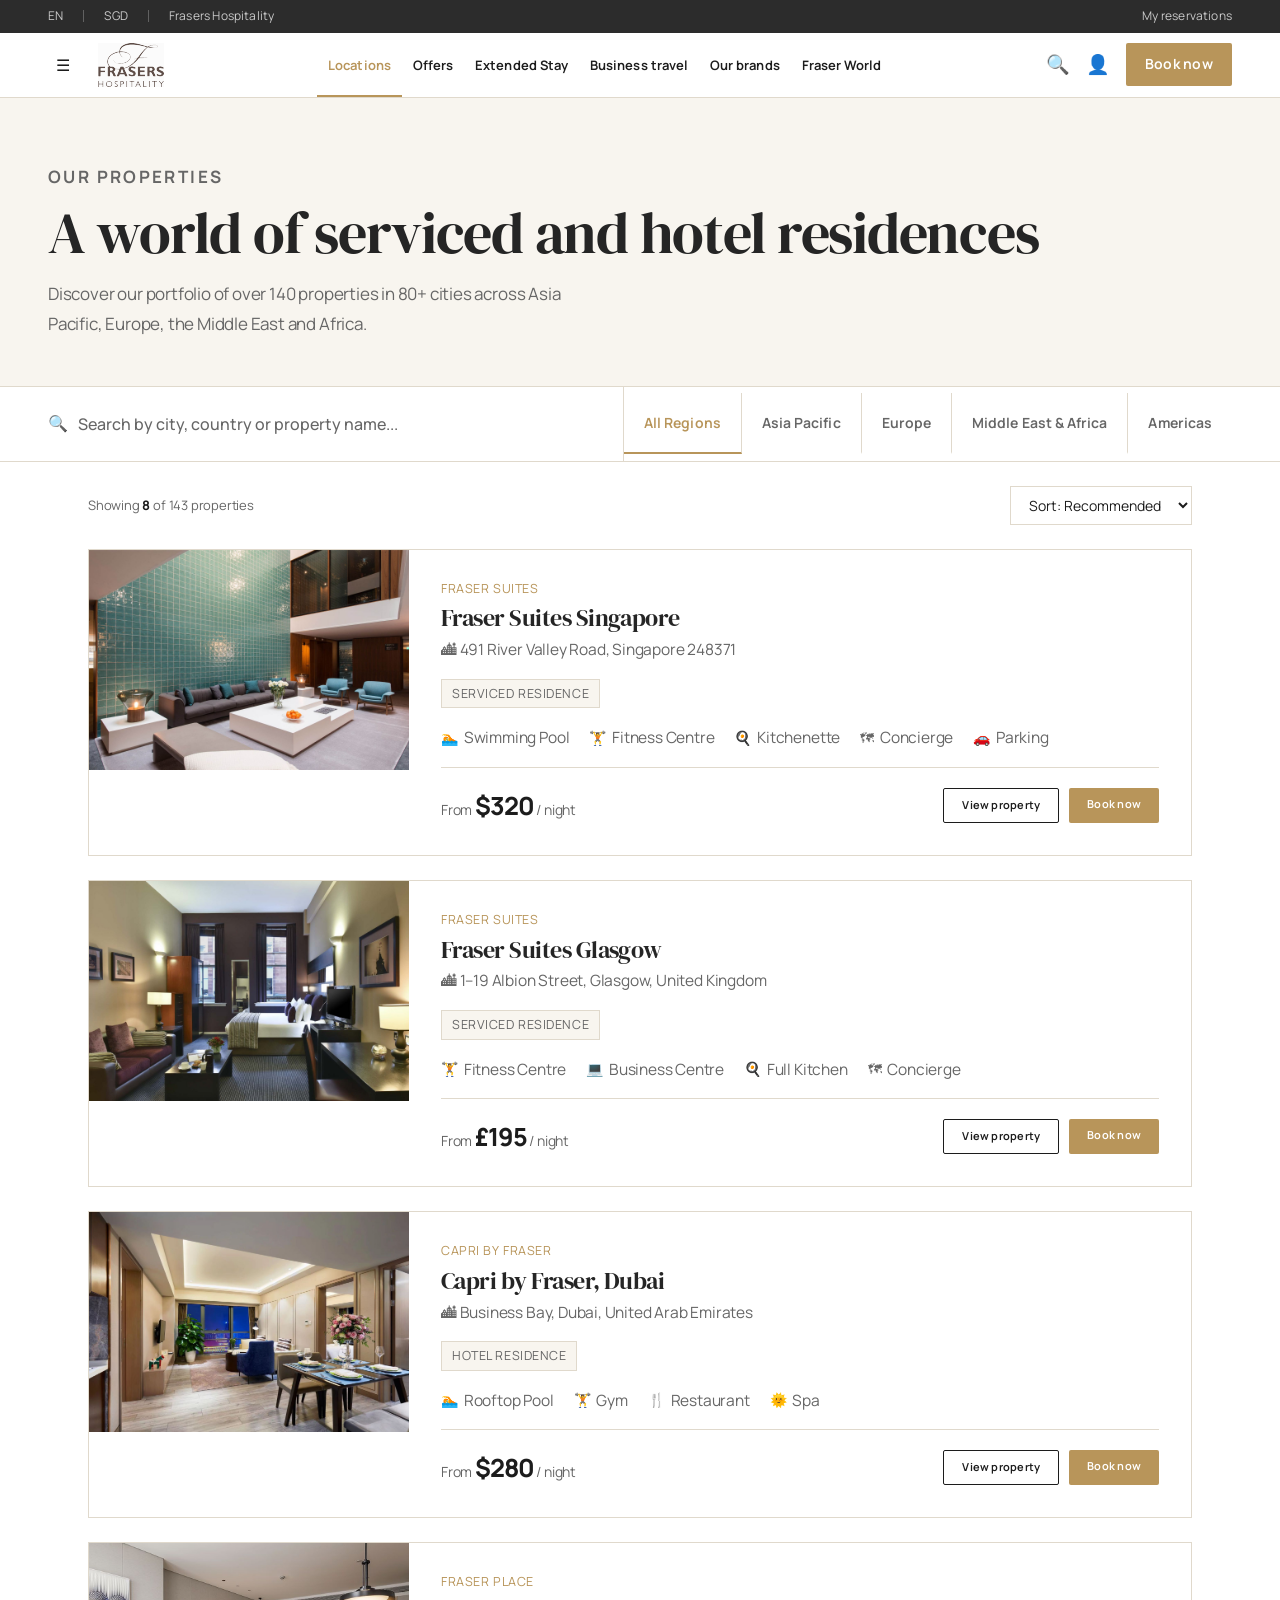
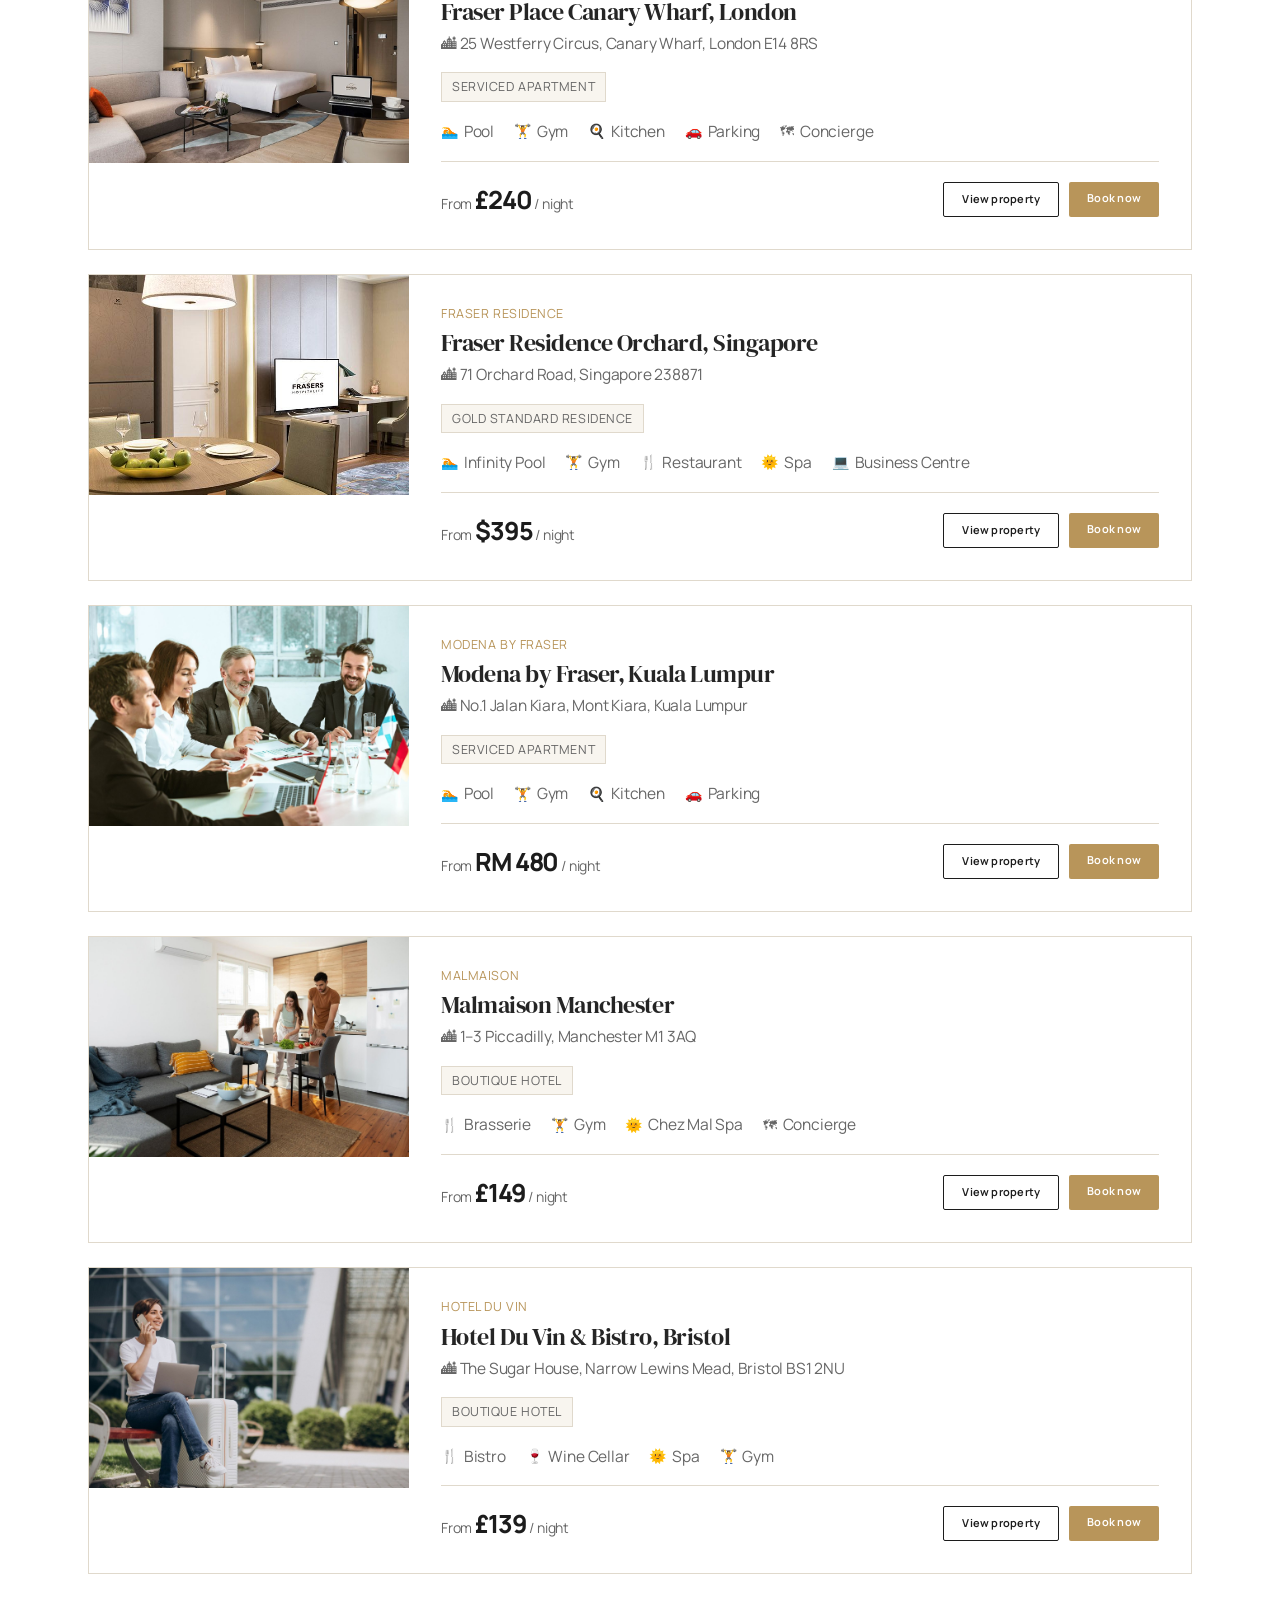
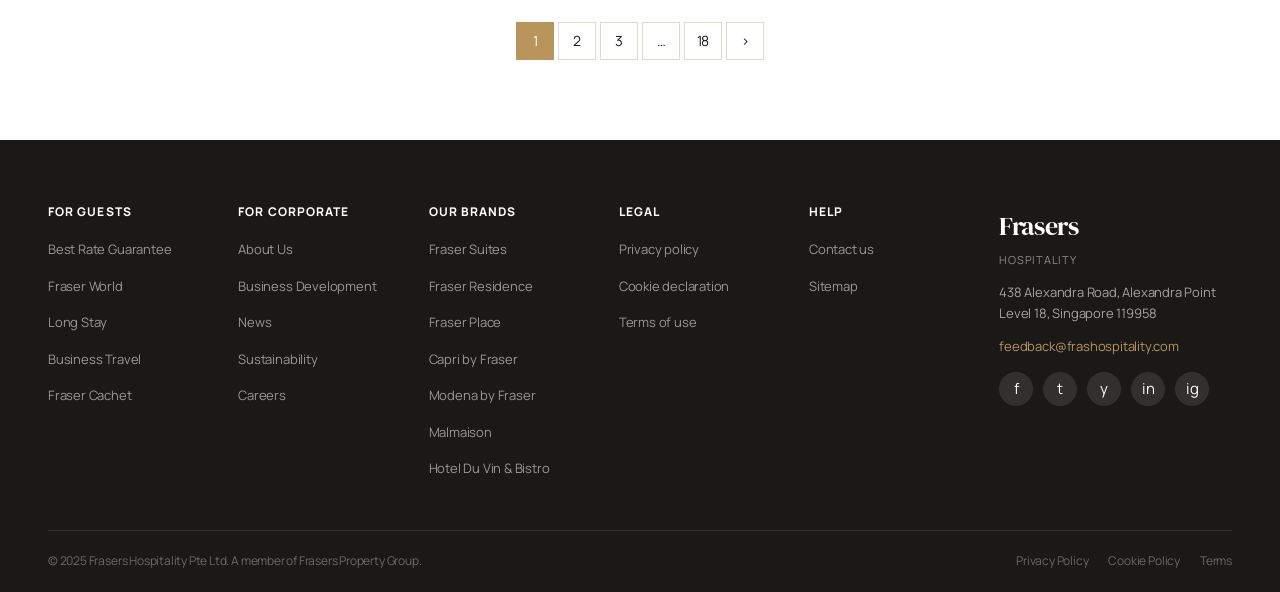
<file: locations.html>
<!DOCTYPE html>
<html lang="en">
<head>
  <meta charset="UTF-8">
  <meta name="robots" content="noindex, nofollow">
  <meta name="viewport" content="width=device-width, initial-scale=1.0">
  <meta name="description" content="Browse Frasers Hospitality locations with photos and prices to compare stays across cities.">
  <link rel="canonical" href="https://mengliang10.github.io/frasers-hospitality-UX2024/locations.html">
  <title>Find a Property — Frasers Hospitality</title>
  <link rel="stylesheet" href="css/style.css">
  <style>
    /* ── PAGE HEADER ── */
    .page-header {
      background: var(--cream);
      padding: 64px 48px 48px;
      border-bottom: 1px solid var(--border);
    }
    .page-header-inner { max-width: 1200px; margin: 0 auto; }
    .page-header .eyebrow { margin-bottom: 10px; }
    .page-header h1 { font-size: clamp(28px, 4vw, 46px); margin-bottom: 14px; }
    .page-header p { font-size: 14px; color: var(--gray); max-width: 520px; line-height: 1.7; }

    /* ── SEARCH / FILTER BAR ── */
    .filter-bar {
      background: var(--white);
      border-bottom: 1px solid var(--border);
      padding: 0 48px;
      position: sticky;
      top: 64px;
      z-index: 100;
    }
    .filter-bar-inner {
      max-width: 1200px;
      margin: 0 auto;
      display: flex;
      align-items: center;
      gap: 0;
    }
    .filter-search {
      flex: 1;
      display: flex;
      align-items: center;
      gap: 10px;
      padding: 16px 0;
      border-right: 1px solid var(--border);
      padding-right: 24px;
    }
    .filter-search input {
      border: none;
      outline: none;
      font-size: 14px;
      color: var(--dark);
      flex: 1;
      font-family: 'Georgia', serif;
    }
    .filter-search input::placeholder { color: var(--gray); }
    .region-tabs {
      display: flex;
      gap: 0;
      padding-left: 0;
    }
    .region-tab {
      padding: 20px 20px;
      font-size: 12px;
      letter-spacing: 0.5px;
      color: var(--gray);
      cursor: pointer;
      border-bottom: 2px solid transparent;
      transition: color .2s, border-color .2s;
      white-space: nowrap;
      background: none;
      border-top: none;
      border-left: none;
      border-right: 1px solid var(--border);
    }
    .region-tab:last-child { border-right: none; }
    .region-tab:hover { color: var(--dark); }
    .region-tab.active { color: var(--gold); border-bottom-color: var(--gold); }

    /* ── RESULTS BAR ── */
    .results-bar {
      max-width: 1200px;
      margin: 0 auto;
      padding: 24px 48px;
      display: flex;
      justify-content: space-between;
      align-items: center;
    }
    .results-count { font-size: 13px; color: var(--gray); }
    .results-count strong { color: var(--dark); }
    .sort-select {
      border: 1px solid var(--border);
      padding: 8px 14px;
      font-size: 12px;
      color: var(--dark);
      background: var(--white);
      outline: none;
      cursor: pointer;
    }

    /* ── PROPERTY LISTING ── */
    .listings-section { background: var(--white); padding-bottom: 80px; }
    .listings-inner { max-width: 1200px; margin: 0 auto; padding: 0 48px; }
    .listing-grid { display: flex; flex-direction: column; gap: 24px; }
    .listing-card {
      display: grid;
      grid-template-columns: 320px 1fr;
      border: 1px solid var(--border);
      transition: box-shadow .3s;
      background: var(--white);
    }
    .listing-card:hover { box-shadow: var(--shadow-lg); }
    .listing-img {
      overflow: hidden;
      height: 220px;
    }
    .listing-img img {
      width: 100%; height: 100%;
      object-fit: cover;
      transition: transform .5s;
      display: block;
    }
    .listing-card:hover .listing-img img { transform: scale(1.04); }
    .listing-body {
      padding: 28px 32px;
      display: flex;
      flex-direction: column;
      justify-content: space-between;
    }
    .listing-top {}
    .listing-brand {
      font-size: 10px;
      letter-spacing: 2px;
      text-transform: uppercase;
      color: var(--gold);
      margin-bottom: 6px;
    }
    .listing-name { font-size: 22px; margin-bottom: 4px; }
    .listing-location { font-size: 12px; color: var(--gray); margin-bottom: 16px; }
    .listing-type {
      display: inline-block;
      font-size: 10px;
      letter-spacing: 1px;
      text-transform: uppercase;
      background: var(--cream);
      border: 1px solid var(--border);
      color: var(--gray);
      padding: 3px 10px;
      margin-bottom: 16px;
    }
    .listing-amenities { display: flex; gap: 20px; flex-wrap: wrap; margin-bottom: 16px; }
    .listing-amenity {
      display: flex;
      align-items: center;
      gap: 6px;
      font-size: 12px;
      color: var(--gray);
    }
    .listing-amenity span { font-size: 14px; }
    .listing-footer {
      display: flex;
      justify-content: space-between;
      align-items: center;
      padding-top: 16px;
      border-top: 1px solid var(--border);
    }
    .listing-price { font-size: 13px; color: var(--gray); }
    .listing-price strong { font-family: 'Georgia', serif; font-size: 22px; color: var(--dark); }
    .listing-actions { display: flex; gap: 10px; }

    /* ── PAGINATION ── */
    .pagination {
      max-width: 1200px;
      margin: 48px auto 0;
      padding: 0 48px;
      display: flex;
      justify-content: center;
      gap: 4px;
    }
    .page-btn {
      width: 38px; height: 38px;
      display: flex; align-items: center; justify-content: center;
      border: 1px solid var(--border);
      font-size: 13px;
      color: var(--dark);
      cursor: pointer;
      transition: all .2s;
      background: var(--white);
    }
    .page-btn:hover, .page-btn.active { background: var(--gold); color: var(--white); border-color: var(--gold); }
  
    @media (max-width: 768px) {
      [class*="grid"] { grid-template-columns: 1fr !important; }
      [class*="split"] { grid-template-columns: 1fr !important; }
      .section { padding: 40px 16px !important; }
      .split-text { padding: 40px 24px !important; }
      .hero { height: auto !important; min-height: 400px; }
      .hero-content { padding: 24px 16px !important; }
      .tab-nav { overflow-x: auto; white-space: nowrap; }
    }
    @media (max-width: 480px) {
      [class*="grid"] { grid-template-columns: 1fr !important; }
    }
    @media (max-width: 768px) {
      .page-header { padding: 40px 16px 32px; }
      .filter-bar { padding: 0 16px; top: 64px; }
      .filter-bar-inner { flex-direction: column; align-items: stretch; }
      .filter-search { border-right: none; border-bottom: 1px solid var(--border); padding-right: 0; }
      .region-tabs { overflow-x: auto; padding-bottom: 2px; }
      .results-bar { padding: 16px 16px; }
      .listings-inner { padding: 0 16px; }
      .listing-card { grid-template-columns: 1fr !important; }
      .listing-img { height: 200px; }
      .listing-body { padding: 20px 16px; }
      .listing-footer { flex-direction: column; gap: 12px; align-items: flex-start; }
      .listing-actions { width: 100%; justify-content: stretch; }
      .listing-actions .btn { flex: 1; text-align: center; }
      .pagination { padding: 0 16px; }
    }
  </style>
  <!-- Webfont fallbacks remain available if Google Fonts is blocked. -->
  <link rel="preconnect" href="https://fonts.googleapis.com">
  <link rel="preconnect" href="https://fonts.gstatic.com" crossorigin>
  <link href="https://fonts.googleapis.com/css2?family=DM+Serif+Display&amp;family=Manrope:wght@400;500;600;700;800&amp;display=swap" rel="stylesheet">
  <link rel="stylesheet" href="css/typography.css">
</head>
<body>
  <a class="skip-link" href="#main-content">Skip to main content</a>

  <!-- UTIL BAR -->
  <div class="util-bar">
    <div class="util-left">
      <a href="#">EN</a>
      <div class="util-divider"></div>
      <a href="#">SGD</a>
      <div class="util-divider"></div>
      <a href="#">Frasers Hospitality</a>
    </div>
    <div class="util-right">
      <a href="#">My reservations</a>
    </div>
  </div>

  <!-- NAV -->
  <nav>
    <div class="nav-inner">
      <button type="button" class="nav-hamburger" aria-label="Open menu">&#9776;</button>
      <a href="index.html" class="nav-logo"><img src="assets/FH_logo.svg" alt="Frasers Hospitality"></a>
      <ul class="nav-links">
        <li><a href="locations.html" class="active">Locations</a></li>
        <li><a href="offers.html">Offers</a></li>
        <li><a href="extended-stay.html">Extended Stay</a></li>
        <li><a href="#">Business travel</a></li>
        <li><a href="#">Our brands</a></li>
        <li><a href="fraser-world.html">Fraser World</a></li>
      </ul>
      <div class="nav-actions">
        <span class="nav-icon">&#128269;</span>
        <span class="nav-icon">&#128100;</span>
        <a href="#" class="btn-booknow">Book now</a>
      </div>
    </div>
  </nav>
  <!-- MOBILE MENU -->
  <div class="mobile-menu" id="mobileMenu">
    <button class="mobile-menu-close" id="menuClose">&times;</button>
    <a href="locations.html">Locations</a>
    <a href="offers.html">Offers</a>
    <a href="extended-stay.html">Extended Stay</a>
    <a href="#">Business Travel</a>
    <a href="#">Our Brands</a>
    <a href="fraser-world.html">Fraser World</a>
    <a href="#" class="btn-booknow">Book Now</a>
  </div>
  <script>
    const hamburger = document.querySelector(".nav-hamburger");
    const menu = document.getElementById("mobileMenu");
    const close = document.getElementById("menuClose");
    hamburger.addEventListener("click", () => menu.classList.add("open"));
    close.addEventListener("click", () => menu.classList.remove("open"));
  </script>

  <!-- PAGE HEADER -->
  <div class="page-header">
    <div class="page-header-inner">
      <p class="eyebrow">Our properties</p>
      <h1>A world of serviced and hotel residences</h1>
      <p>Discover our portfolio of over 140 properties in 80+ cities across Asia Pacific, Europe, the Middle East and Africa.</p>
    </div>
  </div>

  <!-- FILTER BAR -->
  <div class="filter-bar">
    <div class="filter-bar-inner">
      <div class="filter-search">
        <span style="font-size:16px;color:var(--gray);">&#128269;</span>
        <input type="text" placeholder="Search by city, country or property name...">
      </div>
      <div class="region-tabs">
        <button class="region-tab active">All Regions</button>
        <button class="region-tab">Asia Pacific</button>
        <button class="region-tab">Europe</button>
        <button class="region-tab">Middle East &amp; Africa</button>
        <button class="region-tab">Americas</button>
      </div>
    </div>
  </div>

  <!-- LISTINGS -->
  <section id="main-content" tabindex="-1" class="listings-section">
    <div class="results-bar">
      <p class="results-count">Showing <strong>8</strong> of 143 properties</p>
      <select class="sort-select">
        <option>Sort: Recommended</option>
        <option>Price: Low to high</option>
        <option>Price: High to low</option>
        <option>Newest</option>
      </select>
    </div>
    <div class="listings-inner">
      <div class="listing-grid">

        <!-- Property 1 -->
        <div class="listing-card">
          <div class="listing-img">
            <img src="assets/images/lobby.jpg" alt="Fraser Suites Singapore" loading="lazy" decoding="async">
          </div>
          <div class="listing-body">
            <div class="listing-top">
              <p class="listing-brand">Fraser Suites</p>
              <h2 class="listing-name">Fraser Suites Singapore</h2>
              <p class="listing-location">&#127961; 491 River Valley Road, Singapore 248371</p>
              <span class="listing-type">Serviced Residence</span>
              <div class="listing-amenities">
                <div class="listing-amenity"><span>&#127946;</span> Swimming Pool</div>
                <div class="listing-amenity"><span>&#127947;</span> Fitness Centre</div>
                <div class="listing-amenity"><span>&#127859;</span> Kitchenette</div>
                <div class="listing-amenity"><span>&#128506;</span> Concierge</div>
                <div class="listing-amenity"><span>&#128663;</span> Parking</div>
              </div>
            </div>
            <div class="listing-footer">
              <div class="listing-price">From <strong>$320</strong> / night</div>
              <div class="listing-actions">
                <a href="property.html" class="btn btn-outline-dark" style="padding:9px 18px;font-size:11px;">View property</a>
                <a href="#" class="btn btn-gold" style="padding:9px 18px;font-size:11px;">Book now</a>
              </div>
            </div>
          </div>
        </div>

        <!-- Property 2 -->
        <div class="listing-card">
          <div class="listing-img">
            <img src="assets/images/room-classic.jpg" alt="Fraser Suites Glasgow" loading="lazy" decoding="async">
          </div>
          <div class="listing-body">
            <div class="listing-top">
              <p class="listing-brand">Fraser Suites</p>
              <h2 class="listing-name">Fraser Suites Glasgow</h2>
              <p class="listing-location">&#127961; 1–19 Albion Street, Glasgow, United Kingdom</p>
              <span class="listing-type">Serviced Residence</span>
              <div class="listing-amenities">
                <div class="listing-amenity"><span>&#127947;</span> Fitness Centre</div>
                <div class="listing-amenity"><span>&#128187;</span> Business Centre</div>
                <div class="listing-amenity"><span>&#127859;</span> Full Kitchen</div>
                <div class="listing-amenity"><span>&#128506;</span> Concierge</div>
              </div>
            </div>
            <div class="listing-footer">
              <div class="listing-price">From <strong>£195</strong> / night</div>
              <div class="listing-actions">
                <a href="property.html" class="btn btn-outline-dark" style="padding:9px 18px;font-size:11px;">View property</a>
                <a href="#" class="btn btn-gold" style="padding:9px 18px;font-size:11px;">Book now</a>
              </div>
            </div>
          </div>
        </div>

        <!-- Property 3 -->
        <div class="listing-card">
          <div class="listing-img">
            <img src="assets/images/suite.jpg" alt="Capri by Fraser Dubai" loading="lazy" decoding="async">
          </div>
          <div class="listing-body">
            <div class="listing-top">
              <p class="listing-brand">Capri by Fraser</p>
              <h2 class="listing-name">Capri by Fraser, Dubai</h2>
              <p class="listing-location">&#127961; Business Bay, Dubai, United Arab Emirates</p>
              <span class="listing-type">Hotel Residence</span>
              <div class="listing-amenities">
                <div class="listing-amenity"><span>&#127946;</span> Rooftop Pool</div>
                <div class="listing-amenity"><span>&#127947;</span> Gym</div>
                <div class="listing-amenity"><span>&#127860;</span> Restaurant</div>
                <div class="listing-amenity"><span>&#127774;</span> Spa</div>
              </div>
            </div>
            <div class="listing-footer">
              <div class="listing-price">From <strong>$280</strong> / night</div>
              <div class="listing-actions">
                <a href="property.html" class="btn btn-outline-dark" style="padding:9px 18px;font-size:11px;">View property</a>
                <a href="#" class="btn btn-gold" style="padding:9px 18px;font-size:11px;">Book now</a>
              </div>
            </div>
          </div>
        </div>

        <!-- Property 4 -->
        <div class="listing-card">
          <div class="listing-img">
            <img src="assets/images/hero.jpg" alt="Fraser Place Canary Wharf London" loading="lazy" decoding="async">
          </div>
          <div class="listing-body">
            <div class="listing-top">
              <p class="listing-brand">Fraser Place</p>
              <h2 class="listing-name">Fraser Place Canary Wharf, London</h2>
              <p class="listing-location">&#127961; 25 Westferry Circus, Canary Wharf, London E14 8RS</p>
              <span class="listing-type">Serviced Apartment</span>
              <div class="listing-amenities">
                <div class="listing-amenity"><span>&#127946;</span> Pool</div>
                <div class="listing-amenity"><span>&#127947;</span> Gym</div>
                <div class="listing-amenity"><span>&#127859;</span> Kitchen</div>
                <div class="listing-amenity"><span>&#128663;</span> Parking</div>
                <div class="listing-amenity"><span>&#128506;</span> Concierge</div>
              </div>
            </div>
            <div class="listing-footer">
              <div class="listing-price">From <strong>£240</strong> / night</div>
              <div class="listing-actions">
                <a href="property.html" class="btn btn-outline-dark" style="padding:9px 18px;font-size:11px;">View property</a>
                <a href="#" class="btn btn-gold" style="padding:9px 18px;font-size:11px;">Book now</a>
              </div>
            </div>
          </div>
        </div>

        <!-- Property 5 -->
        <div class="listing-card">
          <div class="listing-img">
            <img src="assets/images/room-modern.jpg" alt="Fraser Residence Orchard Singapore" loading="lazy" decoding="async">
          </div>
          <div class="listing-body">
            <div class="listing-top">
              <p class="listing-brand">Fraser Residence</p>
              <h2 class="listing-name">Fraser Residence Orchard, Singapore</h2>
              <p class="listing-location">&#127961; 71 Orchard Road, Singapore 238871</p>
              <span class="listing-type">Gold Standard Residence</span>
              <div class="listing-amenities">
                <div class="listing-amenity"><span>&#127946;</span> Infinity Pool</div>
                <div class="listing-amenity"><span>&#127947;</span> Gym</div>
                <div class="listing-amenity"><span>&#127860;</span> Restaurant</div>
                <div class="listing-amenity"><span>&#127774;</span> Spa</div>
                <div class="listing-amenity"><span>&#128187;</span> Business Centre</div>
              </div>
            </div>
            <div class="listing-footer">
              <div class="listing-price">From <strong>$395</strong> / night</div>
              <div class="listing-actions">
                <a href="property.html" class="btn btn-outline-dark" style="padding:9px 18px;font-size:11px;">View property</a>
                <a href="#" class="btn btn-gold" style="padding:9px 18px;font-size:11px;">Book now</a>
              </div>
            </div>
          </div>
        </div>

        <!-- Property 6 -->
        <div class="listing-card">
          <div class="listing-img">
            <img src="assets/images/business.jpg" alt="Modena by Fraser Kuala Lumpur" loading="lazy" decoding="async">
          </div>
          <div class="listing-body">
            <div class="listing-top">
              <p class="listing-brand">Modena by Fraser</p>
              <h2 class="listing-name">Modena by Fraser, Kuala Lumpur</h2>
              <p class="listing-location">&#127961; No.1 Jalan Kiara, Mont Kiara, Kuala Lumpur</p>
              <span class="listing-type">Serviced Apartment</span>
              <div class="listing-amenities">
                <div class="listing-amenity"><span>&#127946;</span> Pool</div>
                <div class="listing-amenity"><span>&#127947;</span> Gym</div>
                <div class="listing-amenity"><span>&#127859;</span> Kitchen</div>
                <div class="listing-amenity"><span>&#128663;</span> Parking</div>
              </div>
            </div>
            <div class="listing-footer">
              <div class="listing-price">From <strong>RM 480</strong> / night</div>
              <div class="listing-actions">
                <a href="property.html" class="btn btn-outline-dark" style="padding:9px 18px;font-size:11px;">View property</a>
                <a href="#" class="btn btn-gold" style="padding:9px 18px;font-size:11px;">Book now</a>
              </div>
            </div>
          </div>
        </div>

        <!-- Property 7 -->
        <div class="listing-card">
          <div class="listing-img">
            <img src="assets/images/family.jpg" alt="Malmaison Manchester" loading="lazy" decoding="async">
          </div>
          <div class="listing-body">
            <div class="listing-top">
              <p class="listing-brand">Malmaison</p>
              <h2 class="listing-name">Malmaison Manchester</h2>
              <p class="listing-location">&#127961; 1–3 Piccadilly, Manchester M1 3AQ</p>
              <span class="listing-type">Boutique Hotel</span>
              <div class="listing-amenities">
                <div class="listing-amenity"><span>&#127860;</span> Brasserie</div>
                <div class="listing-amenity"><span>&#127947;</span> Gym</div>
                <div class="listing-amenity"><span>&#127774;</span> Chez Mal Spa</div>
                <div class="listing-amenity"><span>&#128506;</span> Concierge</div>
              </div>
            </div>
            <div class="listing-footer">
              <div class="listing-price">From <strong>£149</strong> / night</div>
              <div class="listing-actions">
                <a href="property.html" class="btn btn-outline-dark" style="padding:9px 18px;font-size:11px;">View property</a>
                <a href="#" class="btn btn-gold" style="padding:9px 18px;font-size:11px;">Book now</a>
              </div>
            </div>
          </div>
        </div>

        <!-- Property 8 -->
        <div class="listing-card">
          <div class="listing-img">
            <img src="assets/images/travel.jpg" alt="Hotel Du Vin Bristol" loading="lazy" decoding="async">
          </div>
          <div class="listing-body">
            <div class="listing-top">
              <p class="listing-brand">Hotel Du Vin</p>
              <h2 class="listing-name">Hotel Du Vin &amp; Bistro, Bristol</h2>
              <p class="listing-location">&#127961; The Sugar House, Narrow Lewins Mead, Bristol BS1 2NU</p>
              <span class="listing-type">Boutique Hotel</span>
              <div class="listing-amenities">
                <div class="listing-amenity"><span>&#127860;</span> Bistro</div>
                <div class="listing-amenity"><span>&#127863;</span> Wine Cellar</div>
                <div class="listing-amenity"><span>&#127774;</span> Spa</div>
                <div class="listing-amenity"><span>&#127947;</span> Gym</div>
              </div>
            </div>
            <div class="listing-footer">
              <div class="listing-price">From <strong>£139</strong> / night</div>
              <div class="listing-actions">
                <a href="property.html" class="btn btn-outline-dark" style="padding:9px 18px;font-size:11px;">View property</a>
                <a href="#" class="btn btn-gold" style="padding:9px 18px;font-size:11px;">Book now</a>
              </div>
            </div>
          </div>
        </div>

      </div><!-- /listing-grid -->

      <!-- PAGINATION -->
      <div class="pagination">
        <div class="page-btn active">1</div>
        <div class="page-btn">2</div>
        <div class="page-btn">3</div>
        <div class="page-btn">&#8230;</div>
        <div class="page-btn">18</div>
        <div class="page-btn">&#8250;</div>
      </div>

    </div>
  </section>

  <!-- FOOTER -->
  <footer>
    <div class="footer-grid">
      <div class="footer-col">
        <h4>For Guests</h4>
        <ul>
          <li><a href="#">Best Rate Guarantee</a></li>
          <li><a href="#">Fraser World</a></li>
          <li><a href="#">Long Stay</a></li>
          <li><a href="#">Business Travel</a></li>
          <li><a href="#">Fraser Cachet</a></li>
        </ul>
      </div>
      <div class="footer-col">
        <h4>For Corporate</h4>
        <ul>
          <li><a href="#">About Us</a></li>
          <li><a href="#">Business Development</a></li>
          <li><a href="#">News</a></li>
          <li><a href="#">Sustainability</a></li>
          <li><a href="#">Careers</a></li>
        </ul>
      </div>
      <div class="footer-col">
        <h4>Our Brands</h4>
        <ul>
          <li><a href="#">Fraser Suites</a></li>
          <li><a href="#">Fraser Residence</a></li>
          <li><a href="#">Fraser Place</a></li>
          <li><a href="#">Capri by Fraser</a></li>
          <li><a href="#">Modena by Fraser</a></li>
          <li><a href="#">Malmaison</a></li>
          <li><a href="#">Hotel Du Vin &amp; Bistro</a></li>
        </ul>
      </div>
      <div class="footer-col">
        <h4>Legal</h4>
        <ul>
          <li><a href="#">Privacy policy</a></li>
          <li><a href="#">Cookie declaration</a></li>
          <li><a href="#">Terms of use</a></li>
        </ul>
      </div>
      <div class="footer-col">
        <h4>Help</h4>
        <ul>
          <li><a href="#">Contact us</a></li>
          <li><a href="#">Sitemap</a></li>
        </ul>
      </div>
      <div class="footer-brand-col">
        <div class="footer-logo">Frasers <span>Hospitality</span></div>
        <p class="footer-address">438 Alexandra Road, Alexandra Point Level 18, Singapore 119958</p>
        <a class="footer-email" href="mailto:feedback@frashospitality.com">feedback@frashospitality.com</a>
        <div class="footer-social">
          <a href="#">f</a><a href="#">t</a><a href="#">y</a><a href="#">in</a><a href="#">ig</a>
        </div>
      </div>
    </div>
    <div class="footer-bottom">
      <span>&copy; 2025 Frasers Hospitality Pte Ltd. A member of Frasers Property Group.</span>
      <div style="display:flex;gap:20px;">
        <a href="#">Privacy Policy</a>
        <a href="#">Cookie Policy</a>
        <a href="#">Terms</a>
      </div>
    </div>
  </footer>

</body>
</html>
</file>
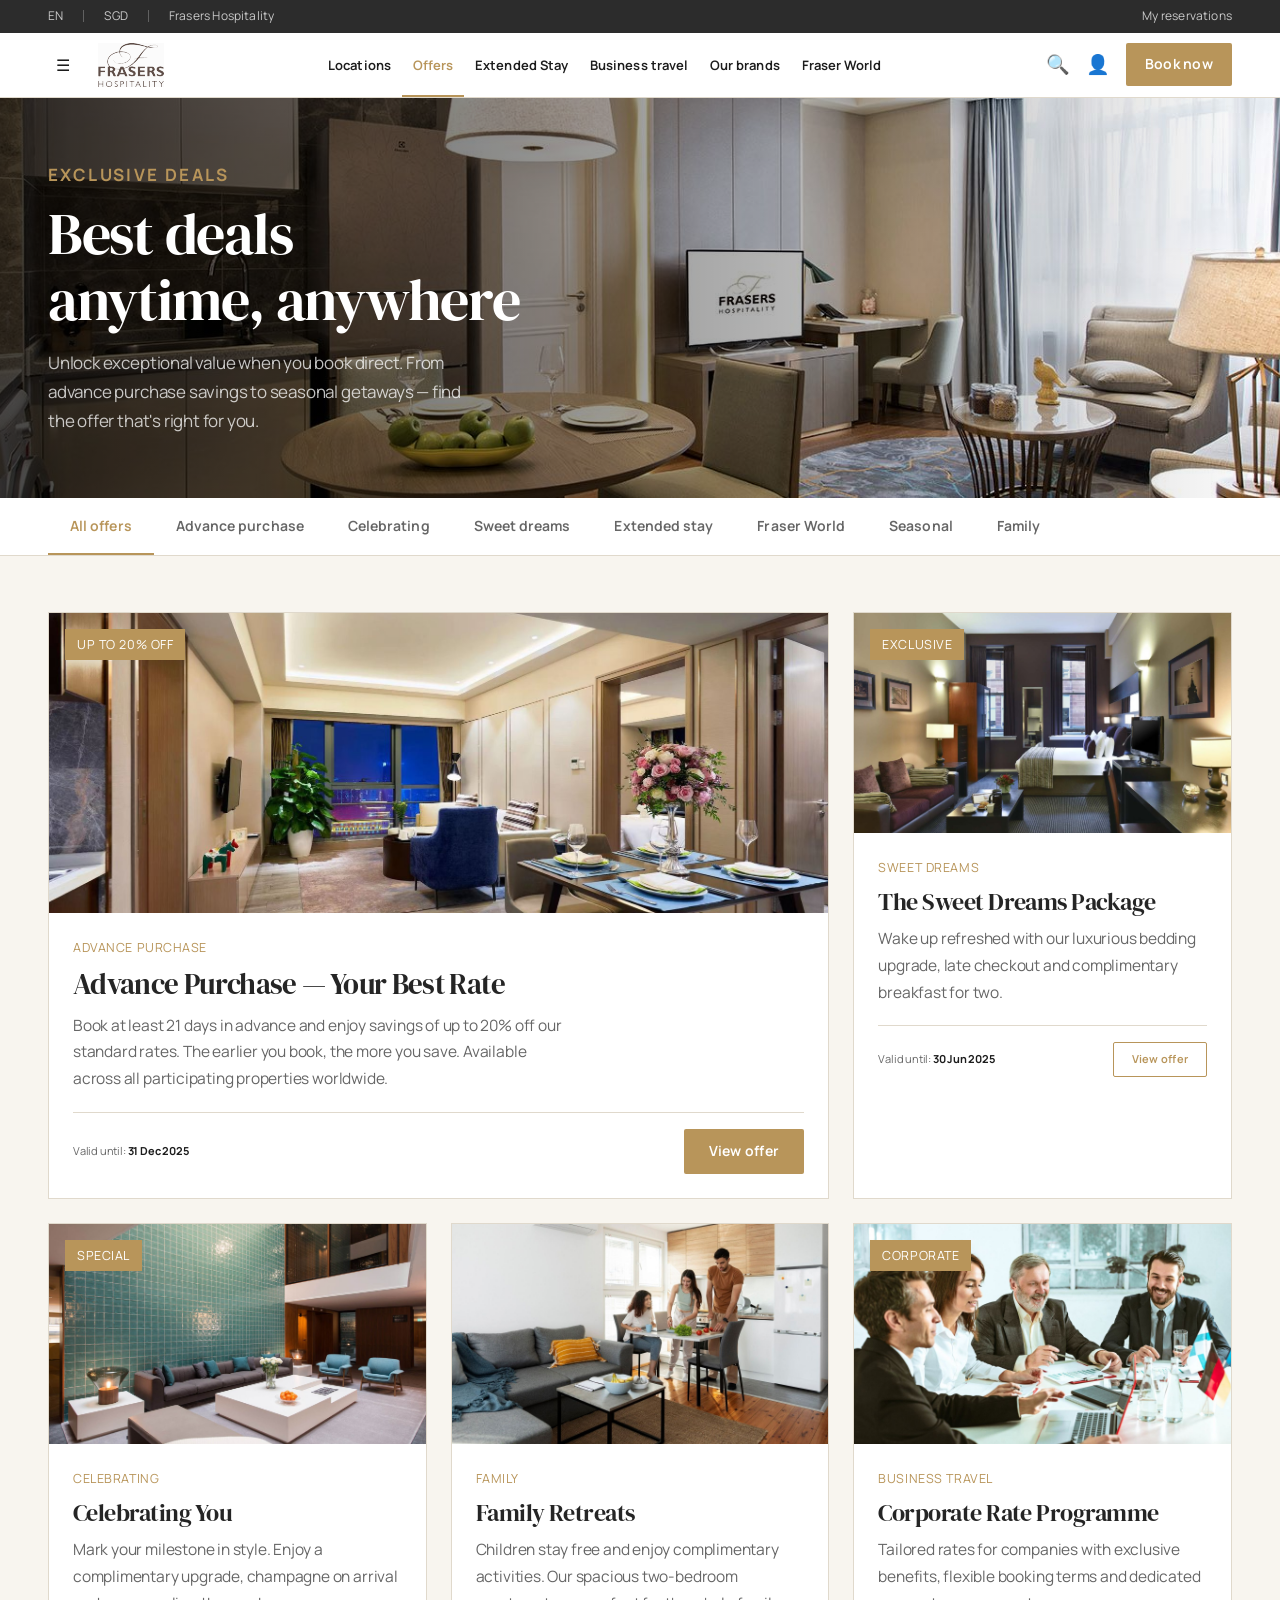
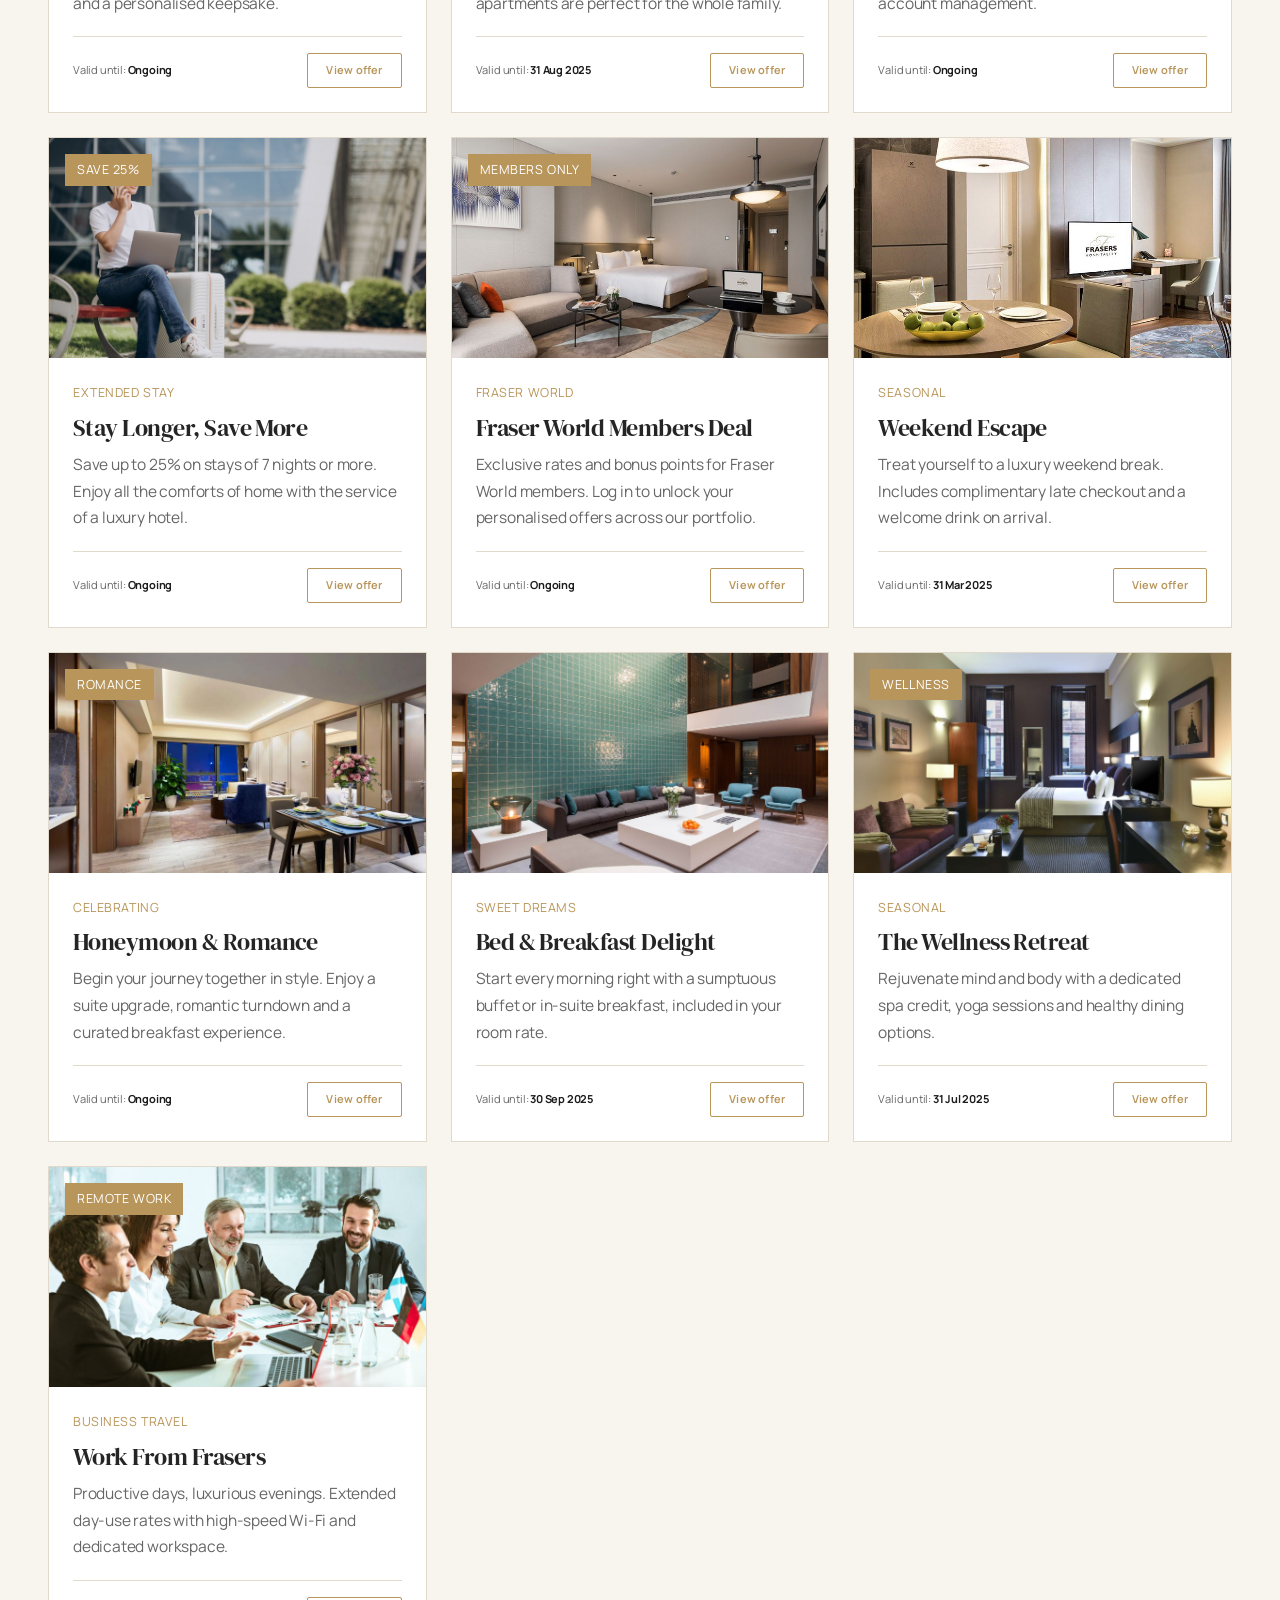
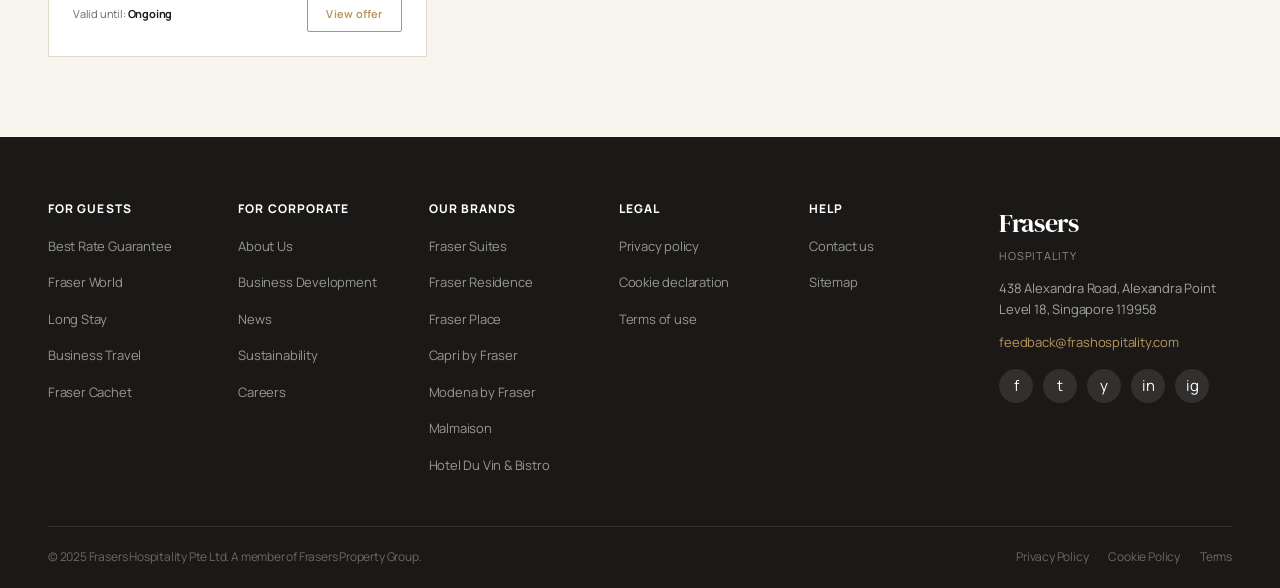
<file: offers.html>
<!DOCTYPE html>
<html lang="en">
<head>
  <meta charset="UTF-8">
  <meta name="robots" content="noindex, nofollow">
  <meta name="viewport" content="width=device-width, initial-scale=1.0">
  <meta name="description" content="Explore current offers from Frasers Hospitality and book direct for exclusive benefits.">
  <link rel="canonical" href="https://mengliang10.github.io/frasers-hospitality-UX2024/offers.html">
  <title>Best Offers &amp; Deals — Frasers Hospitality</title>
  <link rel="stylesheet" href="css/style.css">
  <style>
    /* ── OFFERS HERO ── */
    .offers-hero {
      position: relative;
      height: 400px;
      display: flex;
      align-items: center;
      overflow: hidden;
    }
    .offers-hero-bg {
      position: absolute;
      inset: 0;
      background: url('assets/images/room-modern.jpg') center/cover no-repeat;
    }
    .offers-hero-overlay {
      position: absolute;
      inset: 0;
      background: linear-gradient(to right, rgba(0,0,0,0.72) 0%, rgba(0,0,0,0.3) 60%, transparent 100%);
    }
    .offers-hero-content {
      position: relative;
      padding: 0 48px;
      max-width: 600px;
    }
    .offers-hero-content .eyebrow { color: var(--gold); margin-bottom: 12px; }
    .offers-hero-content h1 { font-size: clamp(28px, 4vw, 48px); color: var(--white); margin-bottom: 14px; line-height: 1.15; }
    .offers-hero-content p { font-size: 14px; color: rgba(255,255,255,0.75); line-height: 1.7; max-width: 440px; }

    /* ── FILTER BAR ── */
    .offers-filter {
      background: var(--white);
      border-bottom: 1px solid var(--border);
      padding: 0 48px;
      position: sticky;
      top: 64px;
      z-index: 100;
    }
    .offers-filter-inner {
      max-width: 1200px;
      margin: 0 auto;
      display: flex;
      align-items: center;
      gap: 0;
      overflow-x: auto;
    }
    .offer-filter-btn {
      padding: 18px 22px;
      font-size: 12px;
      letter-spacing: 0.5px;
      color: var(--gray);
      border: none;
      background: none;
      cursor: pointer;
      border-bottom: 2px solid transparent;
      white-space: nowrap;
      transition: color .2s, border-color .2s;
    }
    .offer-filter-btn:hover { color: var(--dark); }
    .offer-filter-btn.active { color: var(--gold); border-bottom-color: var(--gold); }

    /* ── OFFERS GRID ── */
    .offers-section { padding: 56px 48px 80px; background: var(--cream); }
    .offers-inner { max-width: 1200px; margin: 0 auto; }
    .offers-grid {
      display: grid;
      grid-template-columns: repeat(3, 1fr);
      gap: 24px;
    }
    .offer-card {
      background: var(--white);
      border: 1px solid var(--border);
      overflow: hidden;
      transition: box-shadow .3s, transform .3s;
    }
    .offer-card:hover {
      box-shadow: var(--shadow-lg);
      transform: translateY(-3px);
    }
    .offer-card-img {
      position: relative;
      height: 220px;
      overflow: hidden;
    }
    .offer-card-img img {
      width: 100%; height: 100%;
      object-fit: cover;
      transition: transform .5s;
      display: block;
    }
    .offer-card:hover .offer-card-img img { transform: scale(1.05); }
    .offer-badge {
      position: absolute;
      top: 16px;
      left: 16px;
      background: var(--gold);
      color: var(--white);
      font-size: 10px;
      letter-spacing: 1.5px;
      text-transform: uppercase;
      padding: 5px 12px;
    }
    .offer-card-body { padding: 24px; }
    .offer-card-category {
      font-size: 10px;
      letter-spacing: 2px;
      text-transform: uppercase;
      color: var(--gold);
      margin-bottom: 8px;
    }
    .offer-card-name { font-size: 19px; margin-bottom: 8px; line-height: 1.3; }
    .offer-card-desc { font-size: 13px; color: var(--gray); line-height: 1.7; margin-bottom: 20px; }
    .offer-card-footer {
      display: flex;
      justify-content: space-between;
      align-items: center;
      padding-top: 16px;
      border-top: 1px solid var(--border);
    }
    .offer-expiry { font-size: 11px; color: var(--gray); }
    .offer-expiry strong { color: var(--dark); }

    /* FEATURED OFFER (large card) */
    .offer-card.featured {
      grid-column: span 2;
    }
    .offer-card.featured .offer-card-img {
      height: 300px;
    }
    .offer-card.featured .offer-card-name { font-size: 24px; }
    .offer-card.featured .offer-card-desc { max-width: 500px; }
  
    @media (max-width: 768px) {
      [class*="grid"] { grid-template-columns: 1fr !important; }
      [class*="split"] { grid-template-columns: 1fr !important; }
      .section { padding: 40px 16px !important; }
      .split-text { padding: 40px 24px !important; }
      .hero { height: auto !important; min-height: 400px; }
      .hero-content { padding: 24px 16px !important; }
      .tab-nav { overflow-x: auto; white-space: nowrap; }
    }
    @media (max-width: 480px) {
      [class*="grid"] { grid-template-columns: 1fr !important; }
    }
    @media (max-width: 768px) {
      .offers-hero { height: 320px; }
      .offers-hero-content { padding: 0 16px; }
      .offers-filter { padding: 0; top: 64px; }
      .offers-section { padding: 32px 16px 56px; }
      .offer-card.featured { grid-column: span 1 !important; }
      .offer-card.featured .offer-card-img { height: 220px; }
      .offer-card-footer { flex-direction: column; gap: 12px; align-items: flex-start; }
    }
  </style>
  <!-- Webfont fallbacks remain available if Google Fonts is blocked. -->
  <link rel="preconnect" href="https://fonts.googleapis.com">
  <link rel="preconnect" href="https://fonts.gstatic.com" crossorigin>
  <link href="https://fonts.googleapis.com/css2?family=DM+Serif+Display&amp;family=Manrope:wght@400;500;600;700;800&amp;display=swap" rel="stylesheet">
  <link rel="stylesheet" href="css/typography.css">
</head>
<body>
  <a class="skip-link" href="#main-content">Skip to main content</a>

  <!-- UTIL BAR -->
  <div class="util-bar">
    <div class="util-left">
      <a href="#">EN</a>
      <div class="util-divider"></div>
      <a href="#">SGD</a>
      <div class="util-divider"></div>
      <a href="#">Frasers Hospitality</a>
    </div>
    <div class="util-right">
      <a href="#">My reservations</a>
    </div>
  </div>

  <!-- NAV -->
  <nav>
    <div class="nav-inner">
      <button type="button" class="nav-hamburger" aria-label="Open menu">&#9776;</button>
      <a href="index.html" class="nav-logo"><img src="assets/FH_logo.svg" alt="Frasers Hospitality"></a>
      <ul class="nav-links">
        <li><a href="locations.html">Locations</a></li>
        <li><a href="offers.html" class="active">Offers</a></li>
        <li><a href="extended-stay.html">Extended Stay</a></li>
        <li><a href="#">Business travel</a></li>
        <li><a href="#">Our brands</a></li>
        <li><a href="fraser-world.html">Fraser World</a></li>
      </ul>
      <div class="nav-actions">
        <span class="nav-icon">&#128269;</span>
        <span class="nav-icon">&#128100;</span>
        <a href="#" class="btn-booknow">Book now</a>
      </div>
    </div>
  </nav>
  <!-- MOBILE MENU -->
  <div class="mobile-menu" id="mobileMenu">
    <button class="mobile-menu-close" id="menuClose">&times;</button>
    <a href="locations.html">Locations</a>
    <a href="offers.html">Offers</a>
    <a href="extended-stay.html">Extended Stay</a>
    <a href="#">Business Travel</a>
    <a href="#">Our Brands</a>
    <a href="fraser-world.html">Fraser World</a>
    <a href="#" class="btn-booknow">Book Now</a>
  </div>
  <script>
    const hamburger = document.querySelector(".nav-hamburger");
    const menu = document.getElementById("mobileMenu");
    const close = document.getElementById("menuClose");
    hamburger.addEventListener("click", () => menu.classList.add("open"));
    close.addEventListener("click", () => menu.classList.remove("open"));
  </script>

  <!-- HERO -->
  <section id="main-content" tabindex="-1" class="offers-hero">
    <div class="offers-hero-bg"></div>
    <div class="offers-hero-overlay"></div>
    <div class="offers-hero-content">
      <p class="eyebrow">Exclusive deals</p>
      <h1>Best deals anytime, anywhere</h1>
      <p>Unlock exceptional value when you book direct. From advance purchase savings to seasonal getaways — find the offer that's right for you.</p>
    </div>
  </section>

  <!-- FILTER BAR -->
  <div class="offers-filter">
    <div class="offers-filter-inner">
      <button class="offer-filter-btn active">All offers</button>
      <button class="offer-filter-btn">Advance purchase</button>
      <button class="offer-filter-btn">Celebrating</button>
      <button class="offer-filter-btn">Sweet dreams</button>
      <button class="offer-filter-btn">Extended stay</button>
      <button class="offer-filter-btn">Fraser World</button>
      <button class="offer-filter-btn">Seasonal</button>
      <button class="offer-filter-btn">Family</button>
    </div>
  </div>

  <!-- OFFERS GRID -->
  <section class="offers-section">
    <div class="offers-inner">
      <div class="offers-grid">

        <!-- Featured offer -->
        <div class="offer-card featured">
          <div class="offer-card-img">
            <img src="assets/images/suite.jpg" alt="Advance Purchase Rate" loading="lazy" decoding="async">
            <span class="offer-badge">Up to 20% off</span>
          </div>
          <div class="offer-card-body">
            <p class="offer-card-category">Advance purchase</p>
            <h2 class="offer-card-name">Advance Purchase — Your Best Rate</h2>
            <p class="offer-card-desc">Book at least 21 days in advance and enjoy savings of up to 20% off our standard rates. The earlier you book, the more you save. Available across all participating properties worldwide.</p>
            <div class="offer-card-footer">
              <p class="offer-expiry">Valid until: <strong>31 Dec 2025</strong></p>
              <a href="#" class="btn btn-gold">View offer</a>
            </div>
          </div>
        </div>

        <!-- Offer 2 -->
        <div class="offer-card">
          <div class="offer-card-img">
            <img src="assets/images/room-classic.jpg" alt="Sweet Dreams Package" loading="lazy" decoding="async">
            <span class="offer-badge">Exclusive</span>
          </div>
          <div class="offer-card-body">
            <p class="offer-card-category">Sweet dreams</p>
            <h2 class="offer-card-name">The Sweet Dreams Package</h2>
            <p class="offer-card-desc">Wake up refreshed with our luxurious bedding upgrade, late checkout and complimentary breakfast for two.</p>
            <div class="offer-card-footer">
              <p class="offer-expiry">Valid until: <strong>30 Jun 2025</strong></p>
              <a href="#" class="btn btn-outline-gold" style="padding:9px 18px;font-size:11px;">View offer</a>
            </div>
          </div>
        </div>

        <!-- Offer 3 -->
        <div class="offer-card">
          <div class="offer-card-img">
            <img src="assets/images/lobby.jpg" alt="Celebrating You" loading="lazy" decoding="async">
            <span class="offer-badge">Special</span>
          </div>
          <div class="offer-card-body">
            <p class="offer-card-category">Celebrating</p>
            <h2 class="offer-card-name">Celebrating You</h2>
            <p class="offer-card-desc">Mark your milestone in style. Enjoy a complimentary upgrade, champagne on arrival and a personalised keepsake.</p>
            <div class="offer-card-footer">
              <p class="offer-expiry">Valid until: <strong>Ongoing</strong></p>
              <a href="#" class="btn btn-outline-gold" style="padding:9px 18px;font-size:11px;">View offer</a>
            </div>
          </div>
        </div>

        <!-- Offer 4 -->
        <div class="offer-card">
          <div class="offer-card-img">
            <img src="assets/images/family.jpg" alt="Family Stays" loading="lazy" decoding="async">
          </div>
          <div class="offer-card-body">
            <p class="offer-card-category">Family</p>
            <h2 class="offer-card-name">Family Retreats</h2>
            <p class="offer-card-desc">Children stay free and enjoy complimentary activities. Our spacious two-bedroom apartments are perfect for the whole family.</p>
            <div class="offer-card-footer">
              <p class="offer-expiry">Valid until: <strong>31 Aug 2025</strong></p>
              <a href="#" class="btn btn-outline-gold" style="padding:9px 18px;font-size:11px;">View offer</a>
            </div>
          </div>
        </div>

        <!-- Offer 5 -->
        <div class="offer-card">
          <div class="offer-card-img">
            <img src="assets/images/business.jpg" alt="Corporate Rate" loading="lazy" decoding="async">
            <span class="offer-badge">Corporate</span>
          </div>
          <div class="offer-card-body">
            <p class="offer-card-category">Business travel</p>
            <h2 class="offer-card-name">Corporate Rate Programme</h2>
            <p class="offer-card-desc">Tailored rates for companies with exclusive benefits, flexible booking terms and dedicated account management.</p>
            <div class="offer-card-footer">
              <p class="offer-expiry">Valid until: <strong>Ongoing</strong></p>
              <a href="#" class="btn btn-outline-gold" style="padding:9px 18px;font-size:11px;">View offer</a>
            </div>
          </div>
        </div>

        <!-- Offer 6 -->
        <div class="offer-card">
          <div class="offer-card-img">
            <img src="assets/images/travel.jpg" alt="Long Stay Deal" loading="lazy" decoding="async">
            <span class="offer-badge">Save 25%</span>
          </div>
          <div class="offer-card-body">
            <p class="offer-card-category">Extended stay</p>
            <h2 class="offer-card-name">Stay Longer, Save More</h2>
            <p class="offer-card-desc">Save up to 25% on stays of 7 nights or more. Enjoy all the comforts of home with the service of a luxury hotel.</p>
            <div class="offer-card-footer">
              <p class="offer-expiry">Valid until: <strong>Ongoing</strong></p>
              <a href="#" class="btn btn-outline-gold" style="padding:9px 18px;font-size:11px;">View offer</a>
            </div>
          </div>
        </div>

        <!-- Offer 7 -->
        <div class="offer-card">
          <div class="offer-card-img">
            <img src="assets/images/hero.jpg" alt="Fraser World Members" loading="lazy" decoding="async">
            <span class="offer-badge">Members only</span>
          </div>
          <div class="offer-card-body">
            <p class="offer-card-category">Fraser World</p>
            <h2 class="offer-card-name">Fraser World Members Deal</h2>
            <p class="offer-card-desc">Exclusive rates and bonus points for Fraser World members. Log in to unlock your personalised offers across our portfolio.</p>
            <div class="offer-card-footer">
              <p class="offer-expiry">Valid until: <strong>Ongoing</strong></p>
              <a href="#" class="btn btn-outline-gold" style="padding:9px 18px;font-size:11px;">View offer</a>
            </div>
          </div>
        </div>

        <!-- Offer 8 -->
        <div class="offer-card">
          <div class="offer-card-img">
            <img src="assets/images/room-modern.jpg" alt="Weekend Escape" loading="lazy" decoding="async">
          </div>
          <div class="offer-card-body">
            <p class="offer-card-category">Seasonal</p>
            <h2 class="offer-card-name">Weekend Escape</h2>
            <p class="offer-card-desc">Treat yourself to a luxury weekend break. Includes complimentary late checkout and a welcome drink on arrival.</p>
            <div class="offer-card-footer">
              <p class="offer-expiry">Valid until: <strong>31 Mar 2025</strong></p>
              <a href="#" class="btn btn-outline-gold" style="padding:9px 18px;font-size:11px;">View offer</a>
            </div>
          </div>
        </div>

        <!-- Offer 9 -->
        <div class="offer-card">
          <div class="offer-card-img">
            <img src="assets/images/suite.jpg" alt="Honeymoon Package" loading="lazy" decoding="async">
            <span class="offer-badge">Romance</span>
          </div>
          <div class="offer-card-body">
            <p class="offer-card-category">Celebrating</p>
            <h2 class="offer-card-name">Honeymoon &amp; Romance</h2>
            <p class="offer-card-desc">Begin your journey together in style. Enjoy a suite upgrade, romantic turndown and a curated breakfast experience.</p>
            <div class="offer-card-footer">
              <p class="offer-expiry">Valid until: <strong>Ongoing</strong></p>
              <a href="#" class="btn btn-outline-gold" style="padding:9px 18px;font-size:11px;">View offer</a>
            </div>
          </div>
        </div>

        <!-- Offer 10 -->
        <div class="offer-card">
          <div class="offer-card-img">
            <img src="assets/images/lobby.jpg" alt="Bed and Breakfast" loading="lazy" decoding="async">
          </div>
          <div class="offer-card-body">
            <p class="offer-card-category">Sweet dreams</p>
            <h2 class="offer-card-name">Bed &amp; Breakfast Delight</h2>
            <p class="offer-card-desc">Start every morning right with a sumptuous buffet or in-suite breakfast, included in your room rate.</p>
            <div class="offer-card-footer">
              <p class="offer-expiry">Valid until: <strong>30 Sep 2025</strong></p>
              <a href="#" class="btn btn-outline-gold" style="padding:9px 18px;font-size:11px;">View offer</a>
            </div>
          </div>
        </div>

        <!-- Offer 11 -->
        <div class="offer-card">
          <div class="offer-card-img">
            <img src="assets/images/room-classic.jpg" alt="Spa Retreat" loading="lazy" decoding="async">
            <span class="offer-badge">Wellness</span>
          </div>
          <div class="offer-card-body">
            <p class="offer-card-category">Seasonal</p>
            <h2 class="offer-card-name">The Wellness Retreat</h2>
            <p class="offer-card-desc">Rejuvenate mind and body with a dedicated spa credit, yoga sessions and healthy dining options.</p>
            <div class="offer-card-footer">
              <p class="offer-expiry">Valid until: <strong>31 Jul 2025</strong></p>
              <a href="#" class="btn btn-outline-gold" style="padding:9px 18px;font-size:11px;">View offer</a>
            </div>
          </div>
        </div>

        <!-- Offer 12 -->
        <div class="offer-card">
          <div class="offer-card-img">
            <img src="assets/images/business.jpg" alt="Work From Hotel" loading="lazy" decoding="async">
            <span class="offer-badge">Remote Work</span>
          </div>
          <div class="offer-card-body">
            <p class="offer-card-category">Business travel</p>
            <h2 class="offer-card-name">Work From Frasers</h2>
            <p class="offer-card-desc">Productive days, luxurious evenings. Extended day-use rates with high-speed Wi-Fi and dedicated workspace.</p>
            <div class="offer-card-footer">
              <p class="offer-expiry">Valid until: <strong>Ongoing</strong></p>
              <a href="#" class="btn btn-outline-gold" style="padding:9px 18px;font-size:11px;">View offer</a>
            </div>
          </div>
        </div>

      </div>
    </div>
  </section>

  <!-- FOOTER -->
  <footer>
    <div class="footer-grid">
      <div class="footer-col">
        <h4>For Guests</h4>
        <ul>
          <li><a href="#">Best Rate Guarantee</a></li>
          <li><a href="#">Fraser World</a></li>
          <li><a href="#">Long Stay</a></li>
          <li><a href="#">Business Travel</a></li>
          <li><a href="#">Fraser Cachet</a></li>
        </ul>
      </div>
      <div class="footer-col">
        <h4>For Corporate</h4>
        <ul>
          <li><a href="#">About Us</a></li>
          <li><a href="#">Business Development</a></li>
          <li><a href="#">News</a></li>
          <li><a href="#">Sustainability</a></li>
          <li><a href="#">Careers</a></li>
        </ul>
      </div>
      <div class="footer-col">
        <h4>Our Brands</h4>
        <ul>
          <li><a href="#">Fraser Suites</a></li>
          <li><a href="#">Fraser Residence</a></li>
          <li><a href="#">Fraser Place</a></li>
          <li><a href="#">Capri by Fraser</a></li>
          <li><a href="#">Modena by Fraser</a></li>
          <li><a href="#">Malmaison</a></li>
          <li><a href="#">Hotel Du Vin &amp; Bistro</a></li>
        </ul>
      </div>
      <div class="footer-col">
        <h4>Legal</h4>
        <ul>
          <li><a href="#">Privacy policy</a></li>
          <li><a href="#">Cookie declaration</a></li>
          <li><a href="#">Terms of use</a></li>
        </ul>
      </div>
      <div class="footer-col">
        <h4>Help</h4>
        <ul>
          <li><a href="#">Contact us</a></li>
          <li><a href="#">Sitemap</a></li>
        </ul>
      </div>
      <div class="footer-brand-col">
        <div class="footer-logo">Frasers <span>Hospitality</span></div>
        <p class="footer-address">438 Alexandra Road, Alexandra Point Level 18, Singapore 119958</p>
        <a class="footer-email" href="mailto:feedback@frashospitality.com">feedback@frashospitality.com</a>
        <div class="footer-social">
          <a href="#">f</a><a href="#">t</a><a href="#">y</a><a href="#">in</a><a href="#">ig</a>
        </div>
      </div>
    </div>
    <div class="footer-bottom">
      <span>&copy; 2025 Frasers Hospitality Pte Ltd. A member of Frasers Property Group.</span>
      <div style="display:flex;gap:20px;">
        <a href="#">Privacy Policy</a>
        <a href="#">Cookie Policy</a>
        <a href="#">Terms</a>
      </div>
    </div>
  </footer>

</body>
</html>
</file>
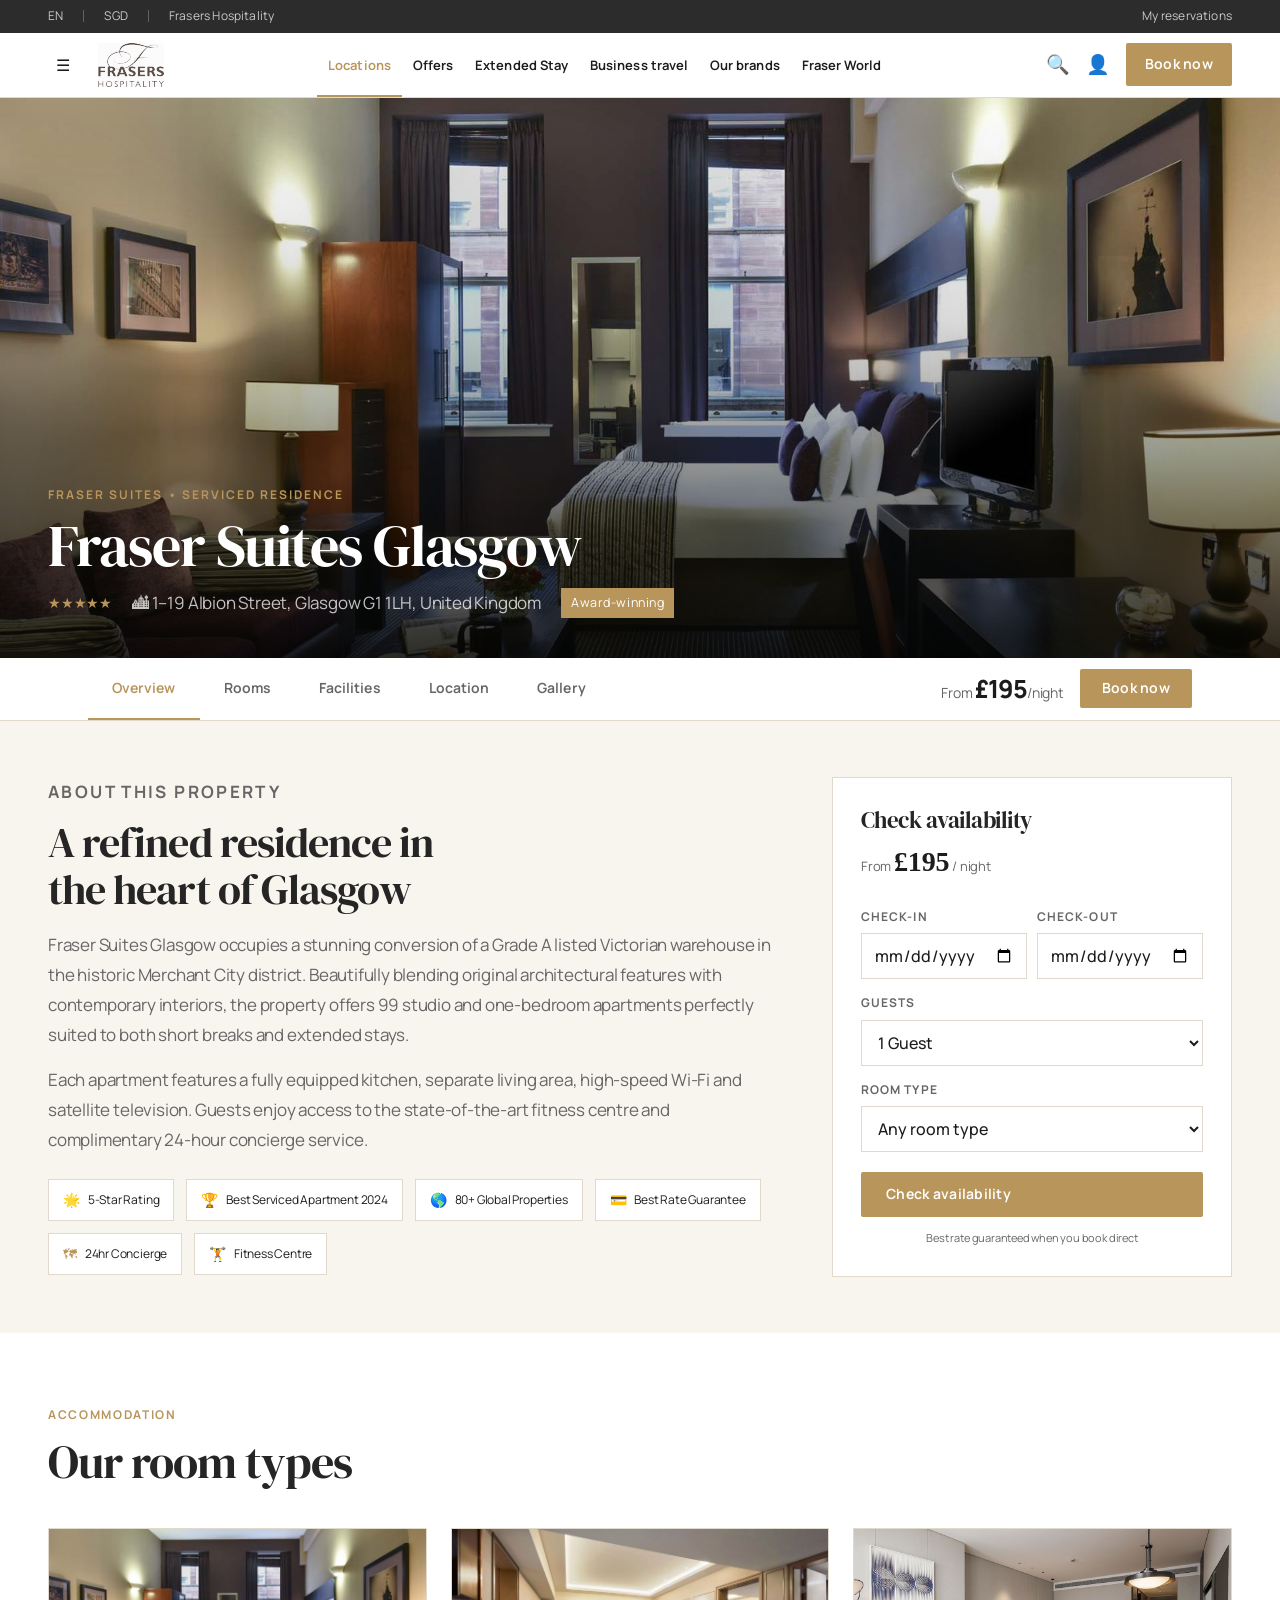
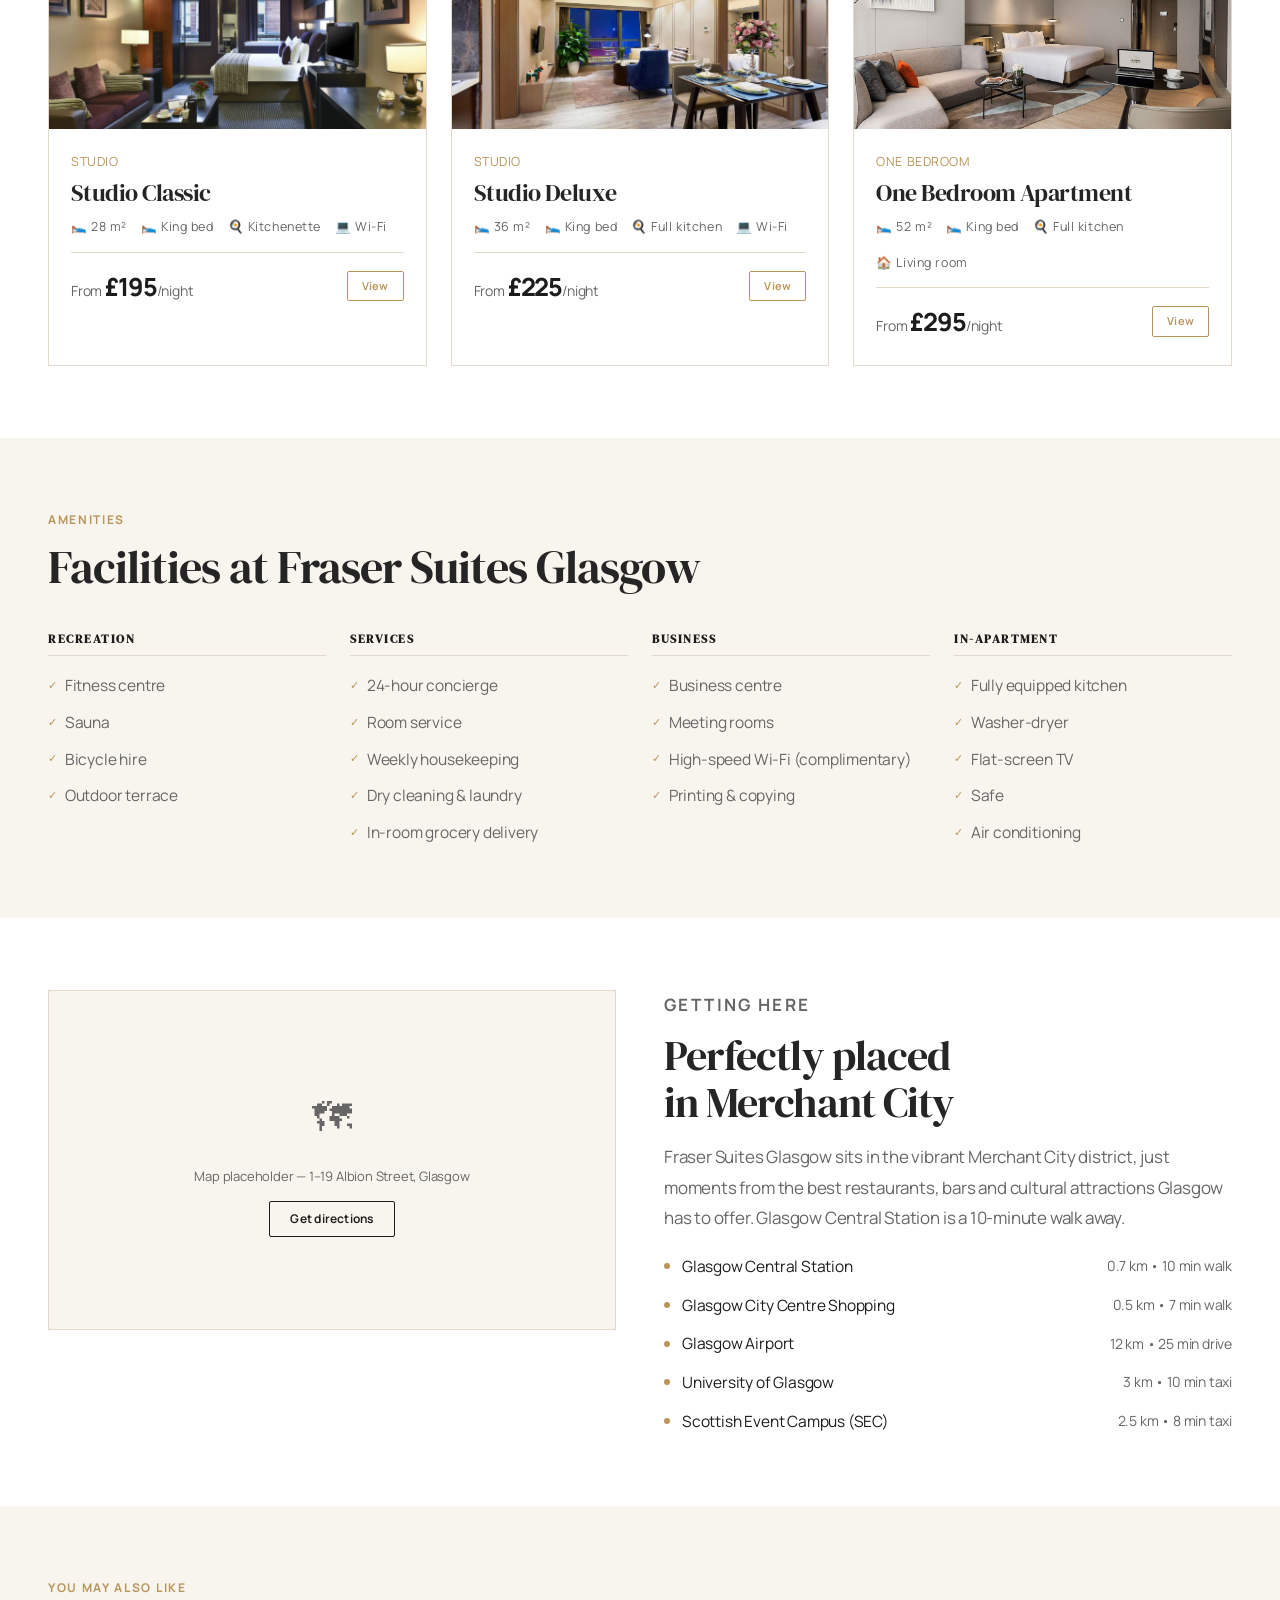
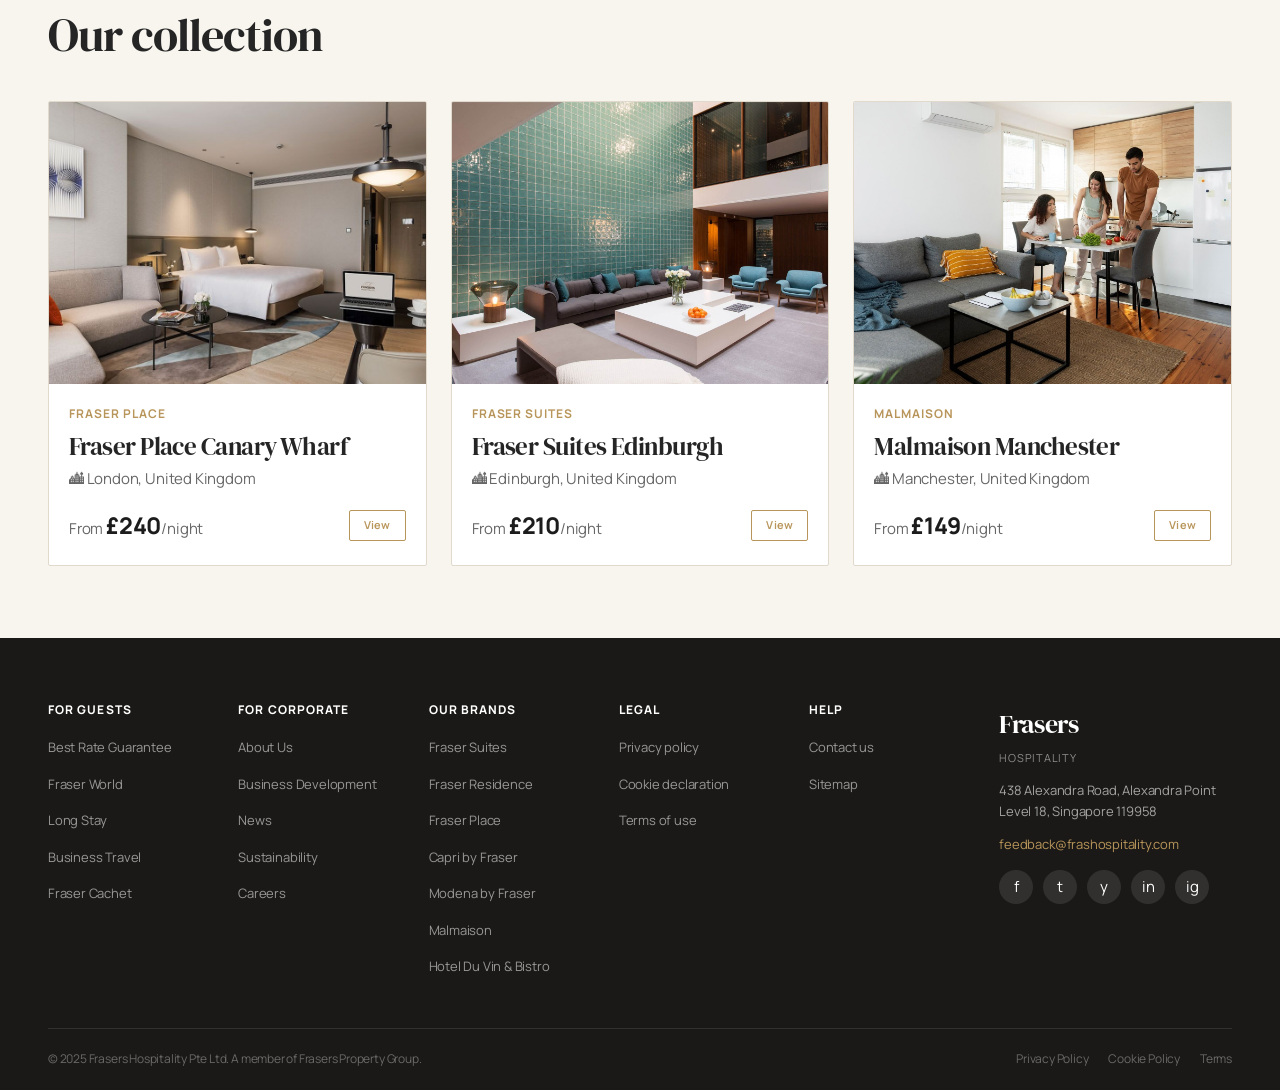
<file: property.html>
<!DOCTYPE html>
<html lang="en">
<head>
  <meta charset="UTF-8">
  <meta name="robots" content="noindex, nofollow">
  <meta name="viewport" content="width=device-width, initial-scale=1.0">
  <meta name="description" content="Explore rooms, facilities and location at this Frasers Hospitality property.">
  <link rel="canonical" href="https://mengliang10.github.io/frasers-hospitality-UX2024/property.html">
  <title>Fraser Suites Glasgow — Frasers Hospitality</title>
  <link rel="stylesheet" href="css/style.css">
  <style>
    /* ── PROPERTY HERO ── */
    .prop-hero {
      position: relative;
      height: 560px;
      overflow: hidden;
      display: flex;
      align-items: flex-end;
    }
    .prop-hero-bg {
      position: absolute;
      inset: 0;
      background: url('assets/images/room-classic.jpg') center/cover no-repeat;
    }
    .prop-hero-overlay {
      position: absolute;
      inset: 0;
      background: linear-gradient(to top, rgba(0,0,0,0.80) 0%, rgba(0,0,0,0.15) 60%, transparent 100%);
    }
    .prop-hero-content {
      position: relative;
      padding: 0 48px 40px;
      width: 100%;
    }
    .prop-hero-brand {
      font-size: 11px;
      letter-spacing: 3px;
      text-transform: uppercase;
      color: var(--gold);
      margin-bottom: 8px;
    }
    .prop-hero-name {
      font-size: clamp(28px, 4vw, 48px);
      color: var(--white);
      margin-bottom: 10px;
    }
    .prop-hero-meta {
      display: flex;
      gap: 20px;
      align-items: center;
    }
    .prop-hero-loc { font-size: 13px; color: rgba(255,255,255,0.75); }
    .prop-hero-stars { color: var(--gold); font-size: 14px; }
    .prop-hero-award {
      font-size: 10px;
      letter-spacing: 1px;
      background: var(--gold);
      color: var(--white);
      padding: 4px 10px;
    }

    /* ── TAB NAV ── */
    .prop-tabs {
      background: var(--white);
      border-bottom: 1px solid var(--border);
      position: sticky;
      top: 64px;
      z-index: 100;
    }
    .prop-tabs-inner {
      max-width: 1200px;
      margin: 0 auto;
      padding: 0 48px;
      display: flex;
      align-items: center;
      justify-content: space-between;
    }
    .prop-tab-links { display: flex; gap: 0; }
    .prop-tab {
      padding: 18px 24px;
      font-size: 12px;
      letter-spacing: 0.5px;
      color: var(--gray);
      border-bottom: 2px solid transparent;
      cursor: pointer;
      transition: color .2s, border-color .2s;
      text-decoration: none;
    }
    .prop-tab:hover { color: var(--dark); }
    .prop-tab.active { color: var(--gold); border-bottom-color: var(--gold); }
    .prop-book-bar { display: flex; gap: 16px; align-items: center; }
    .prop-price-display { font-size: 12px; color: var(--gray); }
    .prop-price-display strong { font-family: 'Georgia', serif; font-size: 22px; color: var(--dark); }

    /* ── HIGHLIGHTS ── */
    .highlights-section { padding: 56px 48px; background: var(--cream); }
    .highlights-inner {
      max-width: 1200px;
      margin: 0 auto;
      display: grid;
      grid-template-columns: 2fr 1fr;
      gap: 56px;
    }
    .highlights-text .eyebrow { margin-bottom: 12px; }
    .highlights-text h2 { font-size: 30px; margin-bottom: 16px; }
    .highlights-text p { font-size: 14px; color: var(--gray); line-height: 1.8; margin-bottom: 14px; }
    .highlights-badges { display: flex; gap: 12px; flex-wrap: wrap; margin-top: 24px; }
    .highlight-badge {
      display: flex;
      align-items: center;
      gap: 8px;
      font-size: 12px;
      color: var(--dark);
      background: var(--white);
      border: 1px solid var(--border);
      padding: 8px 14px;
    }
    .highlight-badge span { color: var(--gold); font-size: 14px; }
    .highlights-sidebar {}
    .prop-quick-book {
      background: var(--white);
      border: 1px solid var(--border);
      padding: 28px;
      position: sticky;
      top: 120px;
    }
    .prop-quick-book h3 { font-size: 18px; margin-bottom: 4px; }
    .prop-quick-book .price-from { font-size: 13px; color: var(--gray); margin-bottom: 20px; }
    .prop-quick-book .price-from strong { font-family: 'Georgia', serif; font-size: 28px; color: var(--dark); }
    .pqb-field {
      margin-bottom: 14px;
    }
    .pqb-field label { font-size: 10px; letter-spacing: 2px; text-transform: uppercase; color: var(--gray); display: block; margin-bottom: 6px; }
    .pqb-field input, .pqb-field select {
      width: 100%;
      border: 1px solid var(--border);
      padding: 10px 12px;
      font-size: 13px;
      color: var(--dark);
      outline: none;
      background: var(--white);
    }
    .pqb-dates { display: grid; grid-template-columns: 1fr 1fr; gap: 10px; }
    .pqb-btn { width: 100%; margin-top: 6px; }

    /* ── ROOMS SECTION ── */
    .rooms-section { padding: 72px 48px; background: var(--white); }
    .rooms-inner { max-width: 1200px; margin: 0 auto; }
    .rooms-header { margin-bottom: 40px; }
    .rooms-grid { display: grid; grid-template-columns: repeat(3, 1fr); gap: 24px; }
    .room-card {
      border: 1px solid var(--border);
      overflow: hidden;
      transition: box-shadow .3s;
    }
    .room-card:hover { box-shadow: var(--shadow-lg); }
    .room-card-img { height: 200px; overflow: hidden; }
    .room-card-img img { width: 100%; height: 100%; object-fit: cover; transition: transform .5s; display: block; }
    .room-card:hover .room-card-img img { transform: scale(1.05); }
    .room-card-body { padding: 22px; }
    .room-card-type { font-size: 10px; letter-spacing: 2px; text-transform: uppercase; color: var(--gold); margin-bottom: 6px; }
    .room-card-name { font-size: 18px; margin-bottom: 8px; }
    .room-card-specs {
      display: flex;
      gap: 14px;
      flex-wrap: wrap;
      margin-bottom: 14px;
    }
    .room-spec { font-size: 11px; color: var(--gray); display: flex; align-items: center; gap: 5px; }
    .room-card-price { font-size: 12px; color: var(--gray); padding-top: 12px; border-top: 1px solid var(--border); display: flex; justify-content: space-between; align-items: center; }
    .room-card-price strong { font-family: 'Georgia', serif; font-size: 20px; color: var(--dark); }

    /* ── FACILITIES ── */
    .facilities-section { padding: 72px 48px; background: var(--cream); }
    .facilities-inner { max-width: 1200px; margin: 0 auto; }
    .facilities-header { margin-bottom: 40px; }
    .facilities-grid {
      display: grid;
      grid-template-columns: repeat(4, 1fr);
      gap: 24px;
    }
    .facility-group h4 {
      font-size: 12px;
      letter-spacing: 1.5px;
      text-transform: uppercase;
      color: var(--dark);
      margin-bottom: 16px;
      font-family: 'Arial', sans-serif;
      font-weight: 700;
      padding-bottom: 8px;
      border-bottom: 1px solid var(--border);
    }
    .facility-list { list-style: none; display: flex; flex-direction: column; gap: 10px; }
    .facility-list li { font-size: 13px; color: var(--gray); display: flex; align-items: center; gap: 8px; }
    .facility-list li::before { content: '✓'; color: var(--gold); font-size: 11px; flex-shrink: 0; }

    /* ── LOCATION ── */
    .location-section { padding: 72px 48px; background: var(--white); }
    .location-inner { max-width: 1200px; margin: 0 auto; display: grid; grid-template-columns: 1fr 1fr; gap: 48px; align-items: start; }
    .location-map-placeholder {
      height: 340px;
      background: var(--cream);
      border: 1px solid var(--border);
      display: flex;
      align-items: center;
      justify-content: center;
      flex-direction: column;
      gap: 14px;
      color: var(--gray);
    }
    .location-map-placeholder span { font-size: 40px; }
    .location-map-placeholder p { font-size: 13px; }
    .location-text {}
    .location-text .eyebrow { margin-bottom: 12px; }
    .location-text h2 { font-size: 28px; margin-bottom: 16px; }
    .location-text p { font-size: 14px; color: var(--gray); line-height: 1.8; margin-bottom: 16px; }
    .nearby-list { list-style: none; display: flex; flex-direction: column; gap: 12px; margin-top: 20px; }
    .nearby-list li {
      display: flex;
      align-items: center;
      gap: 12px;
      font-size: 13px;
      color: var(--dark);
    }
    .nearby-dot {
      width: 6px; height: 6px;
      background: var(--gold);
      border-radius: 50%;
      flex-shrink: 0;
    }
    .nearby-dist { margin-left: auto; font-size: 11px; color: var(--gray); }

    /* ── COLLECTION ── */
    .collection-section { padding: 72px 48px; background: var(--cream); }
    .collection-inner { max-width: 1200px; margin: 0 auto; }
    .collection-header { margin-bottom: 40px; }
    .collection-grid { display: grid; grid-template-columns: repeat(3, 1fr); gap: 24px; }
  
    @media (max-width: 768px) {
      [class*="grid"] { grid-template-columns: 1fr !important; }
      [class*="split"] { grid-template-columns: 1fr !important; }
      .section { padding: 40px 16px !important; }
      .split-text { padding: 40px 24px !important; }
      .hero { height: auto !important; min-height: 400px; }
      .hero-content { padding: 24px 16px !important; }
      .tab-nav { overflow-x: auto; white-space: nowrap; }
    }
    @media (max-width: 480px) {
      [class*="grid"] { grid-template-columns: 1fr !important; }
    }
    @media (max-width: 768px) {
      .prop-hero { height: 400px; }
      .prop-hero-content { padding: 0 16px 28px; }
      .prop-hero-meta { flex-wrap: wrap; gap: 10px; }
      .prop-tabs-inner { flex-direction: column; align-items: flex-start; padding: 0 16px; gap: 0; }
      .prop-tab-links { overflow-x: auto; width: 100%; }
      .prop-book-bar { padding: 12px 0; border-top: 1px solid var(--border); width: 100%; justify-content: space-between; }
      .highlights-section { padding: 40px 16px; }
      .highlights-inner { grid-template-columns: 1fr !important; gap: 32px; }
      .room-cards-section { padding: 40px 16px; }
      [class*="rooms-grid"] { grid-template-columns: 1fr !important; }
      .facilities-section { padding: 40px 16px; }
      .location-section { padding: 40px 16px; }
      .collection-section { padding: 40px 16px; }
      [class*="collection-grid"] { grid-template-columns: 1fr !important; }
    }
  </style>
  <!-- Webfont fallbacks remain available if Google Fonts is blocked. -->
  <link rel="preconnect" href="https://fonts.googleapis.com">
  <link rel="preconnect" href="https://fonts.gstatic.com" crossorigin>
  <link href="https://fonts.googleapis.com/css2?family=DM+Serif+Display&amp;family=Manrope:wght@400;500;600;700;800&amp;display=swap" rel="stylesheet">
  <link rel="stylesheet" href="css/typography.css">
</head>
<body>
  <a class="skip-link" href="#main-content">Skip to main content</a>

  <!-- UTIL BAR -->
  <div class="util-bar">
    <div class="util-left">
      <a href="#">EN</a>
      <div class="util-divider"></div>
      <a href="#">SGD</a>
      <div class="util-divider"></div>
      <a href="#">Frasers Hospitality</a>
    </div>
    <div class="util-right">
      <a href="#">My reservations</a>
    </div>
  </div>

  <!-- NAV -->
  <nav>
    <div class="nav-inner">
      <button type="button" class="nav-hamburger" aria-label="Open menu">&#9776;</button>
      <a href="index.html" class="nav-logo"><img src="assets/FH_logo.svg" alt="Frasers Hospitality"></a>
      <ul class="nav-links">
        <li><a href="locations.html" class="active">Locations</a></li>
        <li><a href="offers.html">Offers</a></li>
        <li><a href="extended-stay.html">Extended Stay</a></li>
        <li><a href="#">Business travel</a></li>
        <li><a href="#">Our brands</a></li>
        <li><a href="fraser-world.html">Fraser World</a></li>
      </ul>
      <div class="nav-actions">
        <span class="nav-icon">&#128269;</span>
        <span class="nav-icon">&#128100;</span>
        <a href="#" class="btn-booknow">Book now</a>
      </div>
    </div>
  </nav>
  <!-- MOBILE MENU -->
  <div class="mobile-menu" id="mobileMenu">
    <button class="mobile-menu-close" id="menuClose">&times;</button>
    <a href="locations.html">Locations</a>
    <a href="offers.html">Offers</a>
    <a href="extended-stay.html">Extended Stay</a>
    <a href="#">Business Travel</a>
    <a href="#">Our Brands</a>
    <a href="fraser-world.html">Fraser World</a>
    <a href="#" class="btn-booknow">Book Now</a>
  </div>
  <script>
    const hamburger = document.querySelector(".nav-hamburger");
    const menu = document.getElementById("mobileMenu");
    const close = document.getElementById("menuClose");
    hamburger.addEventListener("click", () => menu.classList.add("open"));
    close.addEventListener("click", () => menu.classList.remove("open"));
  </script>

  <!-- PROPERTY HERO -->
  <section id="main-content" tabindex="-1" class="prop-hero">
    <div class="prop-hero-bg"></div>
    <div class="prop-hero-overlay"></div>
    <div class="prop-hero-content">
      <p class="prop-hero-brand">Fraser Suites &bull; Serviced Residence</p>
      <h1 class="prop-hero-name">Fraser Suites Glasgow</h1>
      <div class="prop-hero-meta">
        <span class="prop-hero-stars">&#9733;&#9733;&#9733;&#9733;&#9733;</span>
        <span class="prop-hero-loc">&#127961; 1–19 Albion Street, Glasgow G1 1LH, United Kingdom</span>
        <span class="prop-hero-award">Award-winning</span>
      </div>
    </div>
  </section>

  <!-- TAB NAV -->
  <div class="prop-tabs">
    <div class="prop-tabs-inner">
      <div class="prop-tab-links">
        <a href="#overview" class="prop-tab active">Overview</a>
        <a href="#rooms" class="prop-tab">Rooms</a>
        <a href="#facilities" class="prop-tab">Facilities</a>
        <a href="#location" class="prop-tab">Location</a>
        <a href="#gallery" class="prop-tab">Gallery</a>
      </div>
      <div class="prop-book-bar">
        <div class="prop-price-display">From <strong>£195</strong>/night</div>
        <a href="#" class="btn btn-gold" style="padding:10px 22px;">Book now</a>
      </div>
    </div>
  </div>

  <!-- HIGHLIGHTS + QUICK BOOK -->
  <section class="highlights-section" id="overview">
    <div class="highlights-inner">
      <div class="highlights-text">
        <p class="eyebrow">About this property</p>
        <h2>A refined residence in the heart of Glasgow</h2>
        <p>Fraser Suites Glasgow occupies a stunning conversion of a Grade A listed Victorian warehouse in the historic Merchant City district. Beautifully blending original architectural features with contemporary interiors, the property offers 99 studio and one-bedroom apartments perfectly suited to both short breaks and extended stays.</p>
        <p>Each apartment features a fully equipped kitchen, separate living area, high-speed Wi-Fi and satellite television. Guests enjoy access to the state-of-the-art fitness centre and complimentary 24-hour concierge service.</p>
        <div class="highlights-badges">
          <span class="highlight-badge"><span>&#127775;</span> 5-Star Rating</span>
          <span class="highlight-badge"><span>&#127942;</span> Best Serviced Apartment 2024</span>
          <span class="highlight-badge"><span>&#127758;</span> 80+ Global Properties</span>
          <span class="highlight-badge"><span>&#128179;</span> Best Rate Guarantee</span>
          <span class="highlight-badge"><span>&#128506;</span> 24hr Concierge</span>
          <span class="highlight-badge"><span>&#127947;</span> Fitness Centre</span>
        </div>
      </div>
      <div class="highlights-sidebar">
        <div class="prop-quick-book">
          <h3>Check availability</h3>
          <p class="price-from">From <strong>£195</strong> / night</p>
          <div class="pqb-dates">
            <div class="pqb-field">
              <label>Check-in</label>
              <input type="date">
            </div>
            <div class="pqb-field">
              <label>Check-out</label>
              <input type="date">
            </div>
          </div>
          <div class="pqb-field">
            <label>Guests</label>
            <select>
              <option>1 Guest</option>
              <option>2 Guests</option>
              <option>3 Guests</option>
            </select>
          </div>
          <div class="pqb-field">
            <label>Room type</label>
            <select>
              <option>Any room type</option>
              <option>Studio Classic</option>
              <option>Studio Deluxe</option>
              <option>One Bedroom Apartment</option>
            </select>
          </div>
          <a href="#" class="btn btn-gold pqb-btn">Check availability</a>
          <p style="font-size:11px;color:var(--gray);text-align:center;margin-top:12px;">Best rate guaranteed when you book direct</p>
        </div>
      </div>
    </div>
  </section>

  <!-- ROOMS -->
  <section class="rooms-section" id="rooms">
    <div class="rooms-inner">
      <div class="rooms-header">
        <p class="eyebrow">Accommodation</p>
        <h2 class="section-title">Our room types</h2>
      </div>
      <div class="rooms-grid">
        <div class="room-card">
          <div class="room-card-img">
            <img src="assets/images/room-classic.jpg" alt="Studio Classic" loading="lazy" decoding="async">
          </div>
          <div class="room-card-body">
            <p class="room-card-type">Studio</p>
            <h3 class="room-card-name">Studio Classic</h3>
            <div class="room-card-specs">
              <span class="room-spec">&#128716; 28 m²</span>
              <span class="room-spec">&#128716; King bed</span>
              <span class="room-spec">&#127859; Kitchenette</span>
              <span class="room-spec">&#128187; Wi-Fi</span>
            </div>
            <div class="room-card-price">
              <span>From <strong>£195</strong>/night</span>
              <a href="room-detail.html" class="btn btn-outline-gold" style="padding:7px 14px;font-size:11px;">View</a>
            </div>
          </div>
        </div>
        <div class="room-card">
          <div class="room-card-img">
            <img src="assets/images/suite.jpg" alt="Studio Deluxe" loading="lazy" decoding="async">
          </div>
          <div class="room-card-body">
            <p class="room-card-type">Studio</p>
            <h3 class="room-card-name">Studio Deluxe</h3>
            <div class="room-card-specs">
              <span class="room-spec">&#128716; 36 m²</span>
              <span class="room-spec">&#128716; King bed</span>
              <span class="room-spec">&#127859; Full kitchen</span>
              <span class="room-spec">&#128187; Wi-Fi</span>
            </div>
            <div class="room-card-price">
              <span>From <strong>£225</strong>/night</span>
              <a href="room-detail.html" class="btn btn-outline-gold" style="padding:7px 14px;font-size:11px;">View</a>
            </div>
          </div>
        </div>
        <div class="room-card">
          <div class="room-card-img">
            <img src="assets/images/hero.jpg" alt="One Bedroom Apartment" loading="lazy" decoding="async">
          </div>
          <div class="room-card-body">
            <p class="room-card-type">One Bedroom</p>
            <h3 class="room-card-name">One Bedroom Apartment</h3>
            <div class="room-card-specs">
              <span class="room-spec">&#128716; 52 m²</span>
              <span class="room-spec">&#128716; King bed</span>
              <span class="room-spec">&#127859; Full kitchen</span>
              <span class="room-spec">&#127968; Living room</span>
            </div>
            <div class="room-card-price">
              <span>From <strong>£295</strong>/night</span>
              <a href="room-detail.html" class="btn btn-outline-gold" style="padding:7px 14px;font-size:11px;">View</a>
            </div>
          </div>
        </div>
      </div>
    </div>
  </section>

  <!-- FACILITIES -->
  <section class="facilities-section" id="facilities">
    <div class="facilities-inner">
      <div class="facilities-header">
        <p class="eyebrow">Amenities</p>
        <h2 class="section-title">Facilities at Fraser Suites Glasgow</h2>
      </div>
      <div class="facilities-grid">
        <div class="facility-group">
          <h4>Recreation</h4>
          <ul class="facility-list">
            <li>Fitness centre</li>
            <li>Sauna</li>
            <li>Bicycle hire</li>
            <li>Outdoor terrace</li>
          </ul>
        </div>
        <div class="facility-group">
          <h4>Services</h4>
          <ul class="facility-list">
            <li>24-hour concierge</li>
            <li>Room service</li>
            <li>Weekly housekeeping</li>
            <li>Dry cleaning &amp; laundry</li>
            <li>In-room grocery delivery</li>
          </ul>
        </div>
        <div class="facility-group">
          <h4>Business</h4>
          <ul class="facility-list">
            <li>Business centre</li>
            <li>Meeting rooms</li>
            <li>High-speed Wi-Fi (complimentary)</li>
            <li>Printing &amp; copying</li>
          </ul>
        </div>
        <div class="facility-group">
          <h4>In-apartment</h4>
          <ul class="facility-list">
            <li>Fully equipped kitchen</li>
            <li>Washer-dryer</li>
            <li>Flat-screen TV</li>
            <li>Safe</li>
            <li>Air conditioning</li>
          </ul>
        </div>
      </div>
    </div>
  </section>

  <!-- LOCATION -->
  <section class="location-section" id="location">
    <div class="location-inner">
      <div class="location-map-placeholder">
        <span>&#128506;</span>
        <p>Map placeholder — 1–19 Albion Street, Glasgow</p>
        <a href="#" class="btn btn-outline-dark" style="font-size:12px;padding:9px 20px;">Get directions</a>
      </div>
      <div class="location-text">
        <p class="eyebrow">Getting here</p>
        <h2>Perfectly placed in Merchant City</h2>
        <p>Fraser Suites Glasgow sits in the vibrant Merchant City district, just moments from the best restaurants, bars and cultural attractions Glasgow has to offer. Glasgow Central Station is a 10-minute walk away.</p>
        <ul class="nearby-list">
          <li><span class="nearby-dot"></span> Glasgow Central Station <span class="nearby-dist">0.7 km &bull; 10 min walk</span></li>
          <li><span class="nearby-dot"></span> Glasgow City Centre Shopping <span class="nearby-dist">0.5 km &bull; 7 min walk</span></li>
          <li><span class="nearby-dot"></span> Glasgow Airport <span class="nearby-dist">12 km &bull; 25 min drive</span></li>
          <li><span class="nearby-dot"></span> University of Glasgow <span class="nearby-dist">3 km &bull; 10 min taxi</span></li>
          <li><span class="nearby-dot"></span> Scottish Event Campus (SEC) <span class="nearby-dist">2.5 km &bull; 8 min taxi</span></li>
        </ul>
      </div>
    </div>
  </section>

  <!-- COLLECTION -->
  <section class="collection-section" id="gallery">
    <div class="collection-inner">
      <div class="collection-header">
        <p class="eyebrow">You may also like</p>
        <h2 class="section-title">Our collection</h2>
      </div>
      <div class="collection-grid">
        <div class="prop-card">
          <div class="prop-card-img">
            <img src="assets/images/hero.jpg" alt="Fraser Place Canary Wharf" loading="lazy" decoding="async">
          </div>
          <div class="prop-card-body">
            <p class="prop-card-tag">Fraser Place</p>
            <h3 class="prop-card-name">Fraser Place Canary Wharf</h3>
            <p class="prop-card-loc">&#127961; London, United Kingdom</p>
            <div style="display:flex;justify-content:space-between;align-items:center;margin-top:14px;">
              <div class="prop-card-price">From <strong>£240</strong>/night</div>
              <a href="property.html" class="btn btn-outline-gold" style="padding:7px 14px;font-size:11px;">View</a>
            </div>
          </div>
        </div>
        <div class="prop-card">
          <div class="prop-card-img">
            <img src="assets/images/lobby.jpg" alt="Fraser Suites Edinburgh" loading="lazy" decoding="async">
          </div>
          <div class="prop-card-body">
            <p class="prop-card-tag">Fraser Suites</p>
            <h3 class="prop-card-name">Fraser Suites Edinburgh</h3>
            <p class="prop-card-loc">&#127961; Edinburgh, United Kingdom</p>
            <div style="display:flex;justify-content:space-between;align-items:center;margin-top:14px;">
              <div class="prop-card-price">From <strong>£210</strong>/night</div>
              <a href="property.html" class="btn btn-outline-gold" style="padding:7px 14px;font-size:11px;">View</a>
            </div>
          </div>
        </div>
        <div class="prop-card">
          <div class="prop-card-img">
            <img src="assets/images/family.jpg" alt="Malmaison Manchester" loading="lazy" decoding="async">
          </div>
          <div class="prop-card-body">
            <p class="prop-card-tag">Malmaison</p>
            <h3 class="prop-card-name">Malmaison Manchester</h3>
            <p class="prop-card-loc">&#127961; Manchester, United Kingdom</p>
            <div style="display:flex;justify-content:space-between;align-items:center;margin-top:14px;">
              <div class="prop-card-price">From <strong>£149</strong>/night</div>
              <a href="property.html" class="btn btn-outline-gold" style="padding:7px 14px;font-size:11px;">View</a>
            </div>
          </div>
        </div>
      </div>
    </div>
  </section>

  <!-- FOOTER -->
  <footer>
    <div class="footer-grid">
      <div class="footer-col">
        <h4>For Guests</h4>
        <ul>
          <li><a href="#">Best Rate Guarantee</a></li>
          <li><a href="#">Fraser World</a></li>
          <li><a href="#">Long Stay</a></li>
          <li><a href="#">Business Travel</a></li>
          <li><a href="#">Fraser Cachet</a></li>
        </ul>
      </div>
      <div class="footer-col">
        <h4>For Corporate</h4>
        <ul>
          <li><a href="#">About Us</a></li>
          <li><a href="#">Business Development</a></li>
          <li><a href="#">News</a></li>
          <li><a href="#">Sustainability</a></li>
          <li><a href="#">Careers</a></li>
        </ul>
      </div>
      <div class="footer-col">
        <h4>Our Brands</h4>
        <ul>
          <li><a href="#">Fraser Suites</a></li>
          <li><a href="#">Fraser Residence</a></li>
          <li><a href="#">Fraser Place</a></li>
          <li><a href="#">Capri by Fraser</a></li>
          <li><a href="#">Modena by Fraser</a></li>
          <li><a href="#">Malmaison</a></li>
          <li><a href="#">Hotel Du Vin &amp; Bistro</a></li>
        </ul>
      </div>
      <div class="footer-col">
        <h4>Legal</h4>
        <ul>
          <li><a href="#">Privacy policy</a></li>
          <li><a href="#">Cookie declaration</a></li>
          <li><a href="#">Terms of use</a></li>
        </ul>
      </div>
      <div class="footer-col">
        <h4>Help</h4>
        <ul>
          <li><a href="#">Contact us</a></li>
          <li><a href="#">Sitemap</a></li>
        </ul>
      </div>
      <div class="footer-brand-col">
        <div class="footer-logo">Frasers <span>Hospitality</span></div>
        <p class="footer-address">438 Alexandra Road, Alexandra Point Level 18, Singapore 119958</p>
        <a class="footer-email" href="mailto:feedback@frashospitality.com">feedback@frashospitality.com</a>
        <div class="footer-social">
          <a href="#">f</a><a href="#">t</a><a href="#">y</a><a href="#">in</a><a href="#">ig</a>
        </div>
      </div>
    </div>
    <div class="footer-bottom">
      <span>&copy; 2025 Frasers Hospitality Pte Ltd. A member of Frasers Property Group.</span>
      <div style="display:flex;gap:20px;">
        <a href="#">Privacy Policy</a>
        <a href="#">Cookie Policy</a>
        <a href="#">Terms</a>
      </div>
    </div>
  </footer>

</body>
</html>
</file>
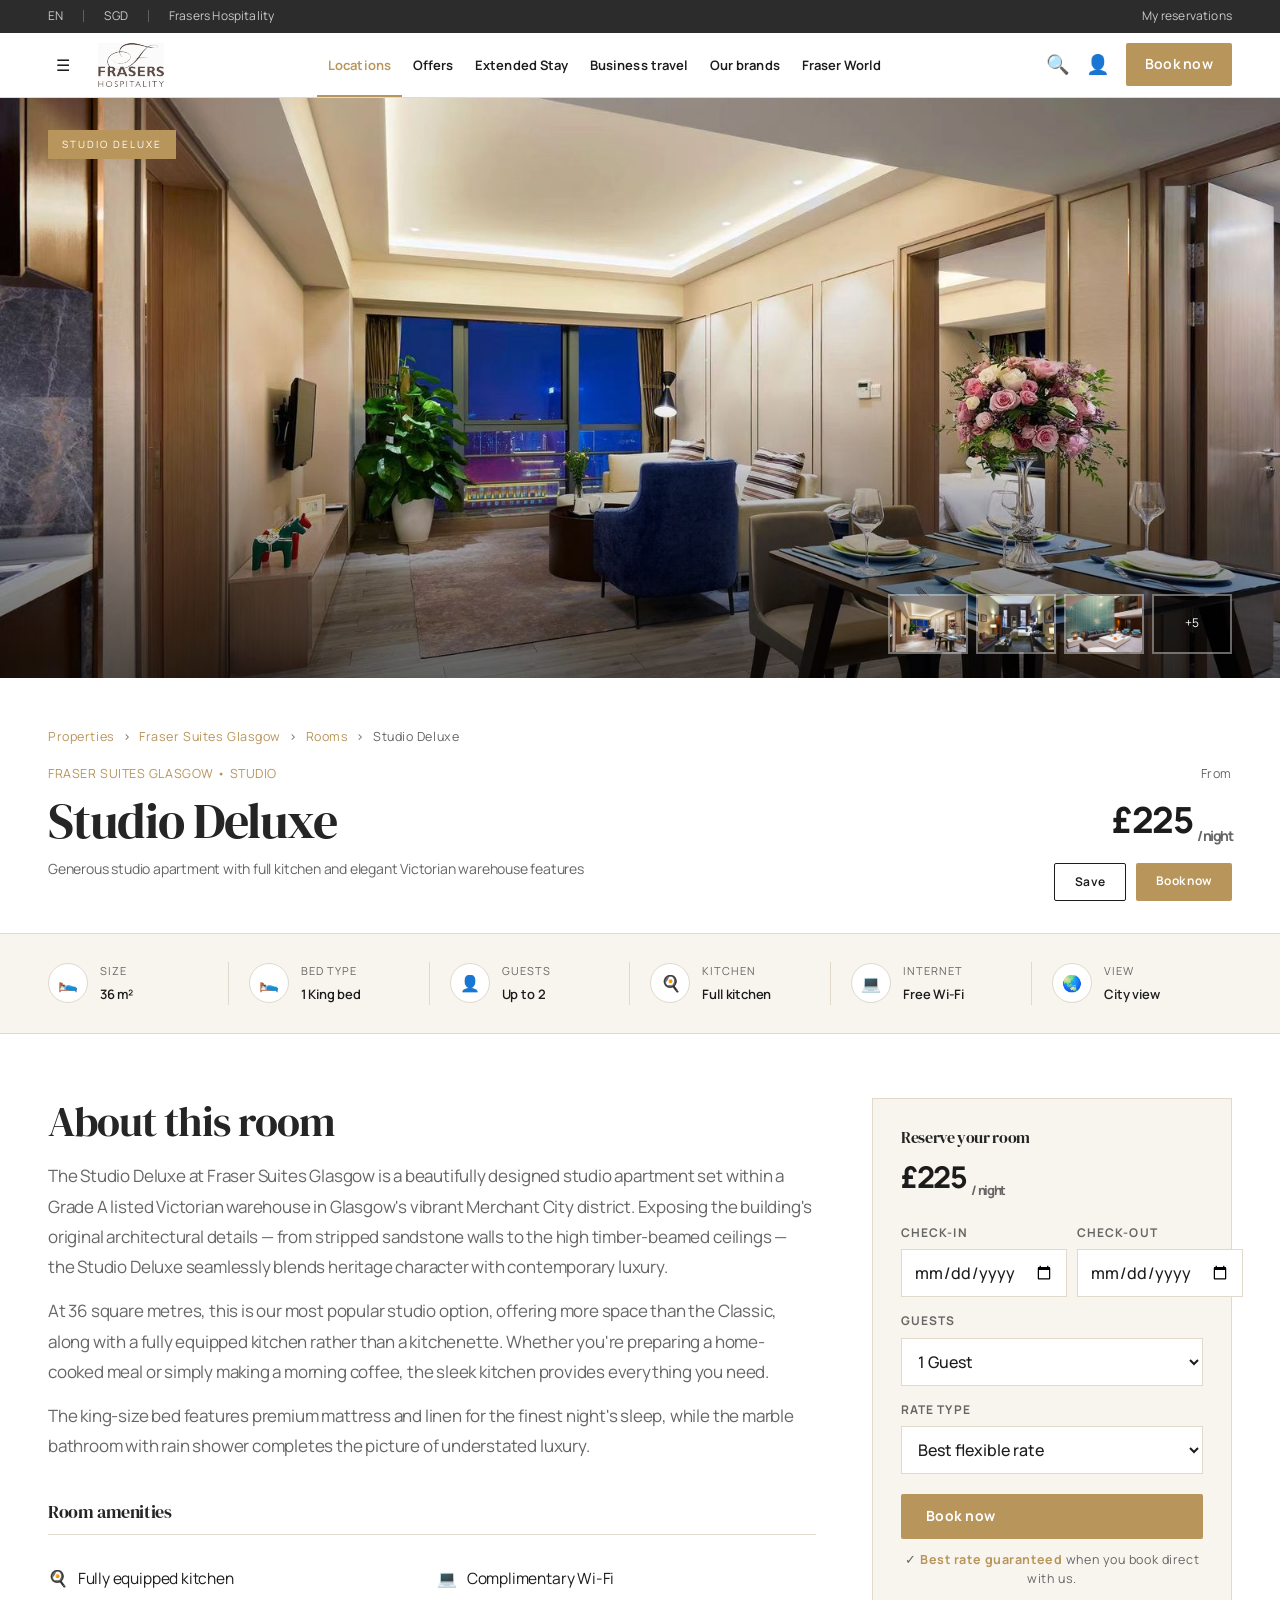
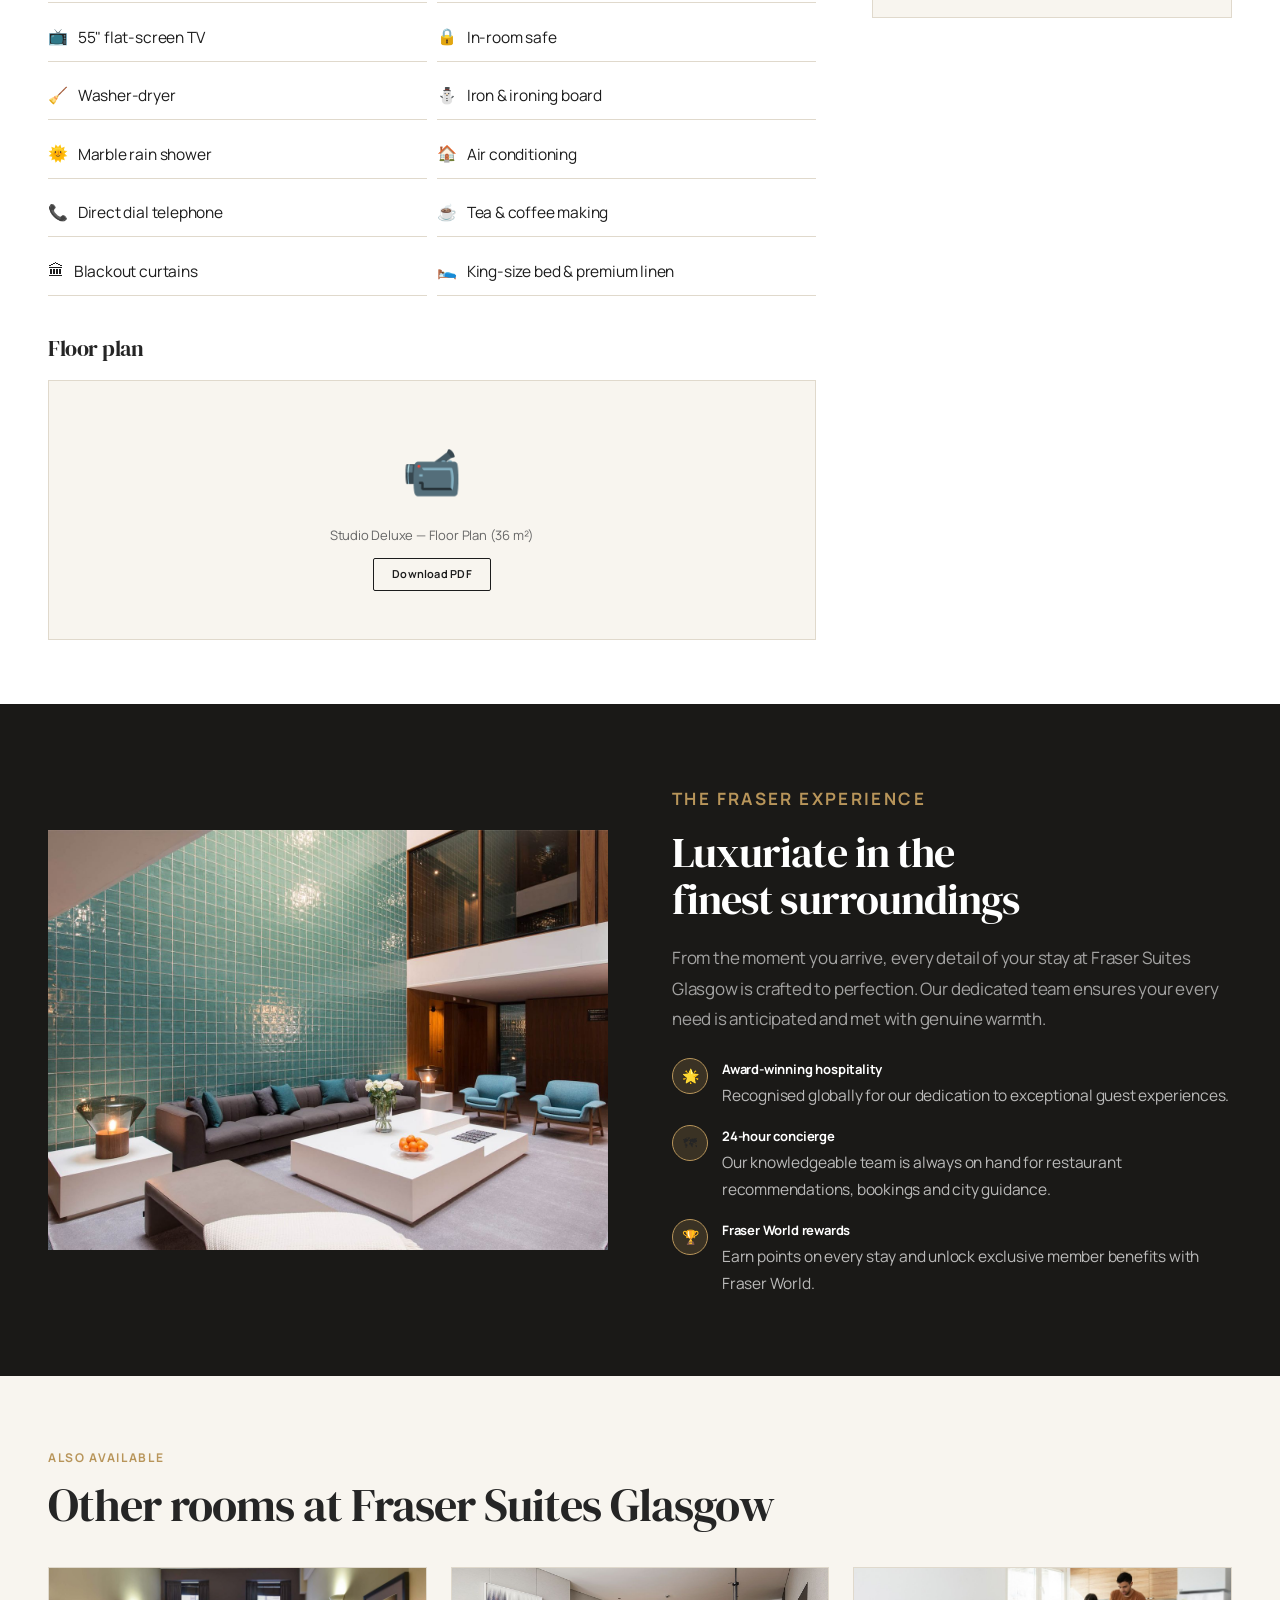
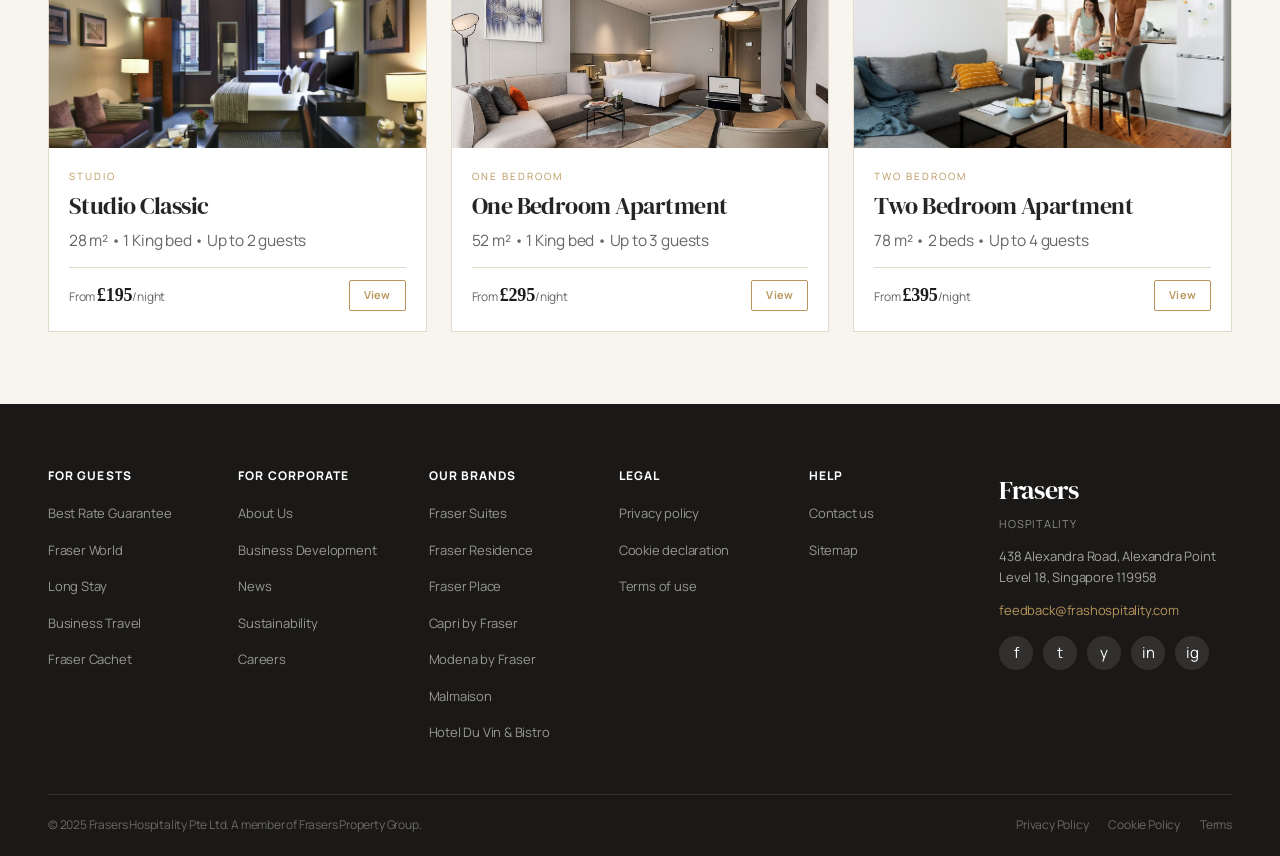
<file: room-detail.html>
<!DOCTYPE html>
<html lang="en">
<head>
  <meta charset="UTF-8">
  <meta name="robots" content="noindex, nofollow">
  <meta name="viewport" content="width=device-width, initial-scale=1.0">
  <meta name="description" content="Room details, amenities and rates at this Frasers Hospitality property.">
  <link rel="canonical" href="https://mengliang10.github.io/frasers-hospitality-UX2024/room-detail.html">
  <title>Studio Deluxe — Fraser Suites Glasgow — Frasers Hospitality</title>
  <link rel="stylesheet" href="css/style.css">
  <style>
    /* ── ROOM HERO ── */
    .room-hero {
      position: relative;
      height: 580px;
      overflow: hidden;
    }
    .room-hero img {
      width: 100%;
      height: 100%;
      object-fit: cover;
      display: block;
    }
    .room-hero-overlay {
      position: absolute;
      inset: 0;
      background: linear-gradient(to top, rgba(0,0,0,0.6) 0%, transparent 50%);
    }
    .room-hero-thumb-bar {
      position: absolute;
      bottom: 24px;
      right: 48px;
      display: flex;
      gap: 8px;
    }
    .thumb-img {
      width: 80px; height: 60px;
      overflow: hidden;
      border: 2px solid rgba(255,255,255,0.4);
      cursor: pointer;
      transition: border-color .2s;
    }
    .thumb-img:hover { border-color: var(--gold); }
    .thumb-img img { width: 100%; height: 100%; object-fit: cover; display: block; }
    .room-hero-badge {
      position: absolute;
      top: 32px;
      left: 48px;
      background: var(--gold);
      color: var(--white);
      font-size: 10px;
      letter-spacing: 2px;
      text-transform: uppercase;
      padding: 6px 14px;
    }

    /* ── ROOM DETAIL HEADER ── */
    .room-detail-header {
      background: var(--white);
      padding: 48px 48px 0;
      border-bottom: 1px solid var(--border);
    }
    .room-detail-header-inner {
      max-width: 1200px;
      margin: 0 auto;
    }
    .rdh-breadcrumb {
      font-size: 11px;
      color: var(--gray);
      margin-bottom: 16px;
      display: flex;
      gap: 8px;
      align-items: center;
    }
    .rdh-breadcrumb a { color: var(--gold); transition: opacity .2s; }
    .rdh-breadcrumb a:hover { opacity: 0.75; }
    .rdh-breadcrumb span { color: var(--gray); }
    .rdh-top {
      display: flex;
      justify-content: space-between;
      align-items: flex-start;
      padding-bottom: 32px;
    }
    .rdh-title-block {}
    .rdh-property-name {
      font-size: 11px;
      letter-spacing: 2px;
      text-transform: uppercase;
      color: var(--gold);
      margin-bottom: 8px;
    }
    .rdh-room-name { font-size: clamp(24px, 4vw, 38px); margin-bottom: 8px; }
    .rdh-subtitle { font-size: 14px; color: var(--gray); }
    .rdh-book-block { text-align: right; flex-shrink: 0; }
    .rdh-price-label { font-size: 11px; color: var(--gray); margin-bottom: 4px; }
    .rdh-price { font-family: 'Georgia', serif; font-size: 36px; color: var(--dark); }
    .rdh-price sub { font-size: 14px; color: var(--gray); }
    .rdh-book-actions { display: flex; gap: 10px; margin-top: 12px; justify-content: flex-end; }

    /* ── FEATURES ICONS BAR ── */
    .features-bar {
      background: var(--cream);
      padding: 28px 48px;
      border-bottom: 1px solid var(--border);
    }
    .features-bar-inner {
      max-width: 1200px;
      margin: 0 auto;
      display: flex;
      gap: 0;
    }
    .feat-item {
      flex: 1;
      display: flex;
      align-items: center;
      gap: 12px;
      padding: 0 20px;
      border-right: 1px solid var(--border);
    }
    .feat-item:first-child { padding-left: 0; }
    .feat-item:last-child { border-right: none; }
    .feat-icon {
      width: 40px; height: 40px;
      background: var(--white);
      border: 1px solid var(--border);
      border-radius: 50%;
      display: flex; align-items: center; justify-content: center;
      font-size: 16px;
      flex-shrink: 0;
    }
    .feat-label { font-size: 11px; letter-spacing: 1px; text-transform: uppercase; color: var(--gray); margin-bottom: 2px; }
    .feat-value { font-size: 13px; color: var(--dark); font-weight: 600; }

    /* ── ROOM DETAIL BODY ── */
    .room-detail-body {
      padding: 64px 48px;
      background: var(--white);
    }
    .room-detail-body-inner {
      max-width: 1200px;
      margin: 0 auto;
      display: grid;
      grid-template-columns: 1fr 360px;
      gap: 56px;
      align-items: start;
    }
    .rdb-main {}
    .rdb-description { margin-bottom: 40px; }
    .rdb-description h2 { font-size: 26px; margin-bottom: 16px; }
    .rdb-description p { font-size: 14px; color: var(--gray); line-height: 1.8; margin-bottom: 14px; }
    .rdb-amenities-title {
      font-size: 18px;
      margin-bottom: 20px;
      padding-bottom: 12px;
      border-bottom: 1px solid var(--border);
    }
    .rdb-amenities-grid {
      display: grid;
      grid-template-columns: 1fr 1fr;
      gap: 10px;
    }
    .rdb-amenity {
      display: flex;
      align-items: center;
      gap: 10px;
      font-size: 13px;
      color: var(--dark);
      padding: 10px 0;
      border-bottom: 1px solid var(--border);
    }
    .rdb-amenity-icon { font-size: 16px; flex-shrink: 0; }

    /* FLOOR PLAN */
    .floor-plan-section { margin-top: 40px; }
    .floor-plan-section h2 { font-size: 22px; margin-bottom: 20px; }
    .floor-plan-placeholder {
      background: var(--cream);
      border: 1px solid var(--border);
      height: 260px;
      display: flex;
      align-items: center;
      justify-content: center;
      flex-direction: column;
      gap: 12px;
      color: var(--gray);
    }
    .floor-plan-placeholder span { font-size: 48px; }
    .floor-plan-placeholder p { font-size: 13px; }

    /* SIDEBAR BOOKING */
    .rdb-sidebar {}
    .rdb-booking-card {
      background: var(--cream);
      border: 1px solid var(--border);
      padding: 28px;
      position: sticky;
      top: 80px;
    }
    .rdb-bc-title { font-size: 16px; margin-bottom: 4px; }
    .rdb-bc-price { font-family: 'Georgia', serif; font-size: 30px; color: var(--dark); margin-bottom: 20px; }
    .rdb-bc-price sub { font-size: 13px; color: var(--gray); }
    .rdb-bc-field { margin-bottom: 14px; }
    .rdb-bc-field label { font-size: 10px; letter-spacing: 2px; text-transform: uppercase; color: var(--gray); display: block; margin-bottom: 6px; }
    .rdb-bc-field input, .rdb-bc-field select {
      width: 100%;
      border: 1px solid var(--border);
      padding: 11px 12px;
      font-size: 13px;
      color: var(--dark);
      outline: none;
      background: var(--white);
    }
    .rdb-bc-dates { display: grid; grid-template-columns: 1fr 1fr; gap: 10px; }
    .rdb-bc-btn { width: 100%; margin-top: 6px; padding: 14px; font-size: 13px; }
    .rdb-bc-guarantee {
      text-align: center;
      font-size: 11px;
      color: var(--gray);
      margin-top: 12px;
      line-height: 1.5;
    }
    .rdb-bc-guarantee strong { color: var(--gold); }

    /* ── LUXURIATE FEATURE ── */
    .luxuriate-section {
      background: var(--footer-bg);
      padding: 80px 48px;
    }
    .luxuriate-inner {
      max-width: 1200px;
      margin: 0 auto;
      display: grid;
      grid-template-columns: 1fr 1fr;
      gap: 64px;
      align-items: center;
    }
    .lux-img { overflow: hidden; height: 420px; }
    .lux-img img { width: 100%; height: 100%; object-fit: cover; display: block; }
    .lux-text .eyebrow { color: var(--gold); margin-bottom: 14px; }
    .lux-text h2 { font-size: 30px; color: var(--white); margin-bottom: 20px; }
    .lux-text p { font-size: 14px; color: rgba(255,255,255,0.6); line-height: 1.8; margin-bottom: 16px; }
    .lux-features { display: flex; flex-direction: column; gap: 16px; margin-top: 24px; }
    .lux-feature { display: flex; align-items: flex-start; gap: 14px; }
    .lux-feature-icon {
      width: 36px; height: 36px;
      background: rgba(184,149,90,0.2);
      border: 1px solid var(--gold);
      border-radius: 50%;
      display: flex; align-items: center; justify-content: center;
      font-size: 14px;
      flex-shrink: 0;
    }
    .lux-feature-text { font-size: 13px; color: rgba(255,255,255,0.7); line-height: 1.6; }
    .lux-feature-text strong { display: block; color: var(--white); margin-bottom: 2px; font-size: 13px; }

    /* ── OTHER ROOMS ── */
    .other-rooms-section { padding: 72px 48px; background: var(--cream); }
    .other-rooms-inner { max-width: 1200px; margin: 0 auto; }
    .other-rooms-header { margin-bottom: 36px; }
    .other-rooms-grid { display: grid; grid-template-columns: repeat(3, 1fr); gap: 24px; }
    .other-room-card {
      background: var(--white);
      border: 1px solid var(--border);
      overflow: hidden;
      transition: box-shadow .3s, transform .3s;
    }
    .other-room-card:hover { box-shadow: var(--shadow-lg); transform: translateY(-3px); }
    .orc-img { height: 180px; overflow: hidden; }
    .orc-img img { width: 100%; height: 100%; object-fit: cover; transition: transform .5s; display: block; }
    .other-room-card:hover .orc-img img { transform: scale(1.05); }
    .orc-body { padding: 20px; }
    .orc-type { font-size: 10px; letter-spacing: 2px; text-transform: uppercase; color: var(--gold); margin-bottom: 6px; }
    .orc-name { font-size: 17px; margin-bottom: 6px; }
    .orc-size { font-size: 12px; color: var(--gray); margin-bottom: 14px; }
    .orc-footer { display: flex; justify-content: space-between; align-items: center; padding-top: 12px; border-top: 1px solid var(--border); }
    .orc-price { font-size: 12px; color: var(--gray); }
    .orc-price strong { font-family: 'Georgia', serif; font-size: 18px; color: var(--dark); }
  
    @media (max-width: 768px) {
      [class*="grid"] { grid-template-columns: 1fr !important; }
      [class*="split"] { grid-template-columns: 1fr !important; }
      .section { padding: 40px 16px !important; }
      .split-text { padding: 40px 24px !important; }
      .hero { height: auto !important; min-height: 400px; }
      .hero-content { padding: 24px 16px !important; }
      .tab-nav { overflow-x: auto; white-space: nowrap; }
    }
    @media (max-width: 480px) {
      [class*="grid"] { grid-template-columns: 1fr !important; }
    }
    @media (max-width: 768px) {
      .room-hero { height: 300px; }
      .room-hero-thumb-bar { right: 16px; bottom: 12px; }
      .thumb-img { width: 60px; height: 45px; }
      .room-hero-badge { left: 16px; top: 16px; }
      .room-detail-header { padding: 28px 16px 0; }
      .rdh-top { flex-direction: column; gap: 24px; }
      .rdh-book-block { text-align: left; }
      .rdh-book-actions { justify-content: flex-start; }
      .features-bar { padding: 0 16px; }
      .features-bar-inner { overflow-x: auto; gap: 0; padding: 16px 0; }
      .feat-item { flex-shrink: 0; padding: 0 16px; min-width: 120px; }
      .room-body-section { padding: 40px 16px; }
      .room-body-inner { grid-template-columns: 1fr !important; }
      .room-sidebar { order: -1; }
      .floor-plan-section { padding: 40px 16px; }
      .luxury-section { padding: 40px 16px; }
      [class*="other-rooms"] { grid-template-columns: 1fr !important; }
    }
  </style>
  <!-- Webfont fallbacks remain available if Google Fonts is blocked. -->
  <link rel="preconnect" href="https://fonts.googleapis.com">
  <link rel="preconnect" href="https://fonts.gstatic.com" crossorigin>
  <link href="https://fonts.googleapis.com/css2?family=DM+Serif+Display&amp;family=Manrope:wght@400;500;600;700;800&amp;display=swap" rel="stylesheet">
  <link rel="stylesheet" href="css/typography.css">
</head>
<body>
  <a class="skip-link" href="#main-content">Skip to main content</a>

  <!-- UTIL BAR -->
  <div class="util-bar">
    <div class="util-left">
      <a href="#">EN</a>
      <div class="util-divider"></div>
      <a href="#">SGD</a>
      <div class="util-divider"></div>
      <a href="#">Frasers Hospitality</a>
    </div>
    <div class="util-right">
      <a href="#">My reservations</a>
    </div>
  </div>

  <!-- NAV -->
  <nav>
    <div class="nav-inner">
      <button type="button" class="nav-hamburger" aria-label="Open menu">&#9776;</button>
      <a href="index.html" class="nav-logo"><img src="assets/FH_logo.svg" alt="Frasers Hospitality"></a>
      <ul class="nav-links">
        <li><a href="locations.html" class="active">Locations</a></li>
        <li><a href="offers.html">Offers</a></li>
        <li><a href="extended-stay.html">Extended Stay</a></li>
        <li><a href="#">Business travel</a></li>
        <li><a href="#">Our brands</a></li>
        <li><a href="fraser-world.html">Fraser World</a></li>
      </ul>
      <div class="nav-actions">
        <span class="nav-icon">&#128269;</span>
        <span class="nav-icon">&#128100;</span>
        <a href="#" class="btn-booknow">Book now</a>
      </div>
    </div>
  </nav>
  <!-- MOBILE MENU -->
  <div class="mobile-menu" id="mobileMenu">
    <button class="mobile-menu-close" id="menuClose">&times;</button>
    <a href="locations.html">Locations</a>
    <a href="offers.html">Offers</a>
    <a href="extended-stay.html">Extended Stay</a>
    <a href="#">Business Travel</a>
    <a href="#">Our Brands</a>
    <a href="fraser-world.html">Fraser World</a>
    <a href="#" class="btn-booknow">Book Now</a>
  </div>
  <script>
    const hamburger = document.querySelector(".nav-hamburger");
    const menu = document.getElementById("mobileMenu");
    const close = document.getElementById("menuClose");
    hamburger.addEventListener("click", () => menu.classList.add("open"));
    close.addEventListener("click", () => menu.classList.remove("open"));
  </script>

  <!-- HERO -->
  <div class="room-hero">
    <img src="assets/images/suite.jpg" alt="Studio Deluxe at Fraser Suites Glasgow" loading="lazy" decoding="async">
    <div class="room-hero-overlay"></div>
    <span class="room-hero-badge">Studio Deluxe</span>
    <div class="room-hero-thumb-bar">
      <div class="thumb-img"><img src="assets/images/suite.jpg" alt="Room view 1" loading="lazy" decoding="async"></div>
      <div class="thumb-img"><img src="assets/images/room-classic.jpg" alt="Room view 2" loading="lazy" decoding="async"></div>
      <div class="thumb-img"><img src="assets/images/lobby.jpg" alt="Room view 3" loading="lazy" decoding="async"></div>
      <div class="thumb-img" style="display:flex;align-items:center;justify-content:center;background:rgba(0,0,0,0.5);color:#fff;font-size:12px;">+5</div>
    </div>
  </div>

  <!-- ROOM DETAIL HEADER -->
  <div class="room-detail-header">
    <div class="room-detail-header-inner">
      <div class="rdh-breadcrumb">
        <a href="locations.html">Properties</a>
        <span>&#8250;</span>
        <a href="property.html">Fraser Suites Glasgow</a>
        <span>&#8250;</span>
        <a href="rooms.html">Rooms</a>
        <span>&#8250;</span>
        <span>Studio Deluxe</span>
      </div>
      <div class="rdh-top">
        <div class="rdh-title-block">
          <p class="rdh-property-name">Fraser Suites Glasgow &bull; Studio</p>
          <h1 class="rdh-room-name">Studio Deluxe</h1>
          <p class="rdh-subtitle">Generous studio apartment with full kitchen and elegant Victorian warehouse features</p>
        </div>
        <div class="rdh-book-block">
          <p class="rdh-price-label">From</p>
          <div class="rdh-price">£225 <sub>/ night</sub></div>
          <div class="rdh-book-actions">
            <a href="#" class="btn btn-outline-dark" style="font-size:12px;padding:10px 20px;">Save</a>
            <a href="#" class="btn btn-gold" style="font-size:12px;padding:10px 20px;">Book now</a>
          </div>
        </div>
      </div>
    </div>
  </div>

  <!-- FEATURES BAR -->
  <div class="features-bar">
    <div class="features-bar-inner">
      <div class="feat-item">
        <div class="feat-icon">&#128716;</div>
        <div>
          <p class="feat-label">Size</p>
          <p class="feat-value">36 m²</p>
        </div>
      </div>
      <div class="feat-item">
        <div class="feat-icon">&#128716;</div>
        <div>
          <p class="feat-label">Bed type</p>
          <p class="feat-value">1 King bed</p>
        </div>
      </div>
      <div class="feat-item">
        <div class="feat-icon">&#128100;</div>
        <div>
          <p class="feat-label">Guests</p>
          <p class="feat-value">Up to 2</p>
        </div>
      </div>
      <div class="feat-item">
        <div class="feat-icon">&#127859;</div>
        <div>
          <p class="feat-label">Kitchen</p>
          <p class="feat-value">Full kitchen</p>
        </div>
      </div>
      <div class="feat-item">
        <div class="feat-icon">&#128187;</div>
        <div>
          <p class="feat-label">Internet</p>
          <p class="feat-value">Free Wi-Fi</p>
        </div>
      </div>
      <div class="feat-item">
        <div class="feat-icon">&#127759;</div>
        <div>
          <p class="feat-label">View</p>
          <p class="feat-value">City view</p>
        </div>
      </div>
    </div>
  </div>

  <!-- ROOM DETAIL BODY -->
  <section id="main-content" tabindex="-1" class="room-detail-body">
    <div class="room-detail-body-inner">
      <div class="rdb-main">
        <div class="rdb-description">
          <h2>About this room</h2>
          <p>The Studio Deluxe at Fraser Suites Glasgow is a beautifully designed studio apartment set within a Grade A listed Victorian warehouse in Glasgow's vibrant Merchant City district. Exposing the building's original architectural details — from stripped sandstone walls to the high timber-beamed ceilings — the Studio Deluxe seamlessly blends heritage character with contemporary luxury.</p>
          <p>At 36 square metres, this is our most popular studio option, offering more space than the Classic, along with a fully equipped kitchen rather than a kitchenette. Whether you're preparing a home-cooked meal or simply making a morning coffee, the sleek kitchen provides everything you need.</p>
          <p>The king-size bed features premium mattress and linen for the finest night's sleep, while the marble bathroom with rain shower completes the picture of understated luxury.</p>
        </div>

        <h2 class="rdb-amenities-title">Room amenities</h2>
        <div class="rdb-amenities-grid">
          <div class="rdb-amenity"><span class="rdb-amenity-icon">&#127859;</span> Fully equipped kitchen</div>
          <div class="rdb-amenity"><span class="rdb-amenity-icon">&#128187;</span> Complimentary Wi-Fi</div>
          <div class="rdb-amenity"><span class="rdb-amenity-icon">&#128250;</span> 55" flat-screen TV</div>
          <div class="rdb-amenity"><span class="rdb-amenity-icon">&#128274;</span> In-room safe</div>
          <div class="rdb-amenity"><span class="rdb-amenity-icon">&#129529;</span> Washer-dryer</div>
          <div class="rdb-amenity"><span class="rdb-amenity-icon">&#9924;</span> Iron &amp; ironing board</div>
          <div class="rdb-amenity"><span class="rdb-amenity-icon">&#127774;</span> Marble rain shower</div>
          <div class="rdb-amenity"><span class="rdb-amenity-icon">&#127968;</span> Air conditioning</div>
          <div class="rdb-amenity"><span class="rdb-amenity-icon">&#128222;</span> Direct dial telephone</div>
          <div class="rdb-amenity"><span class="rdb-amenity-icon">&#9749;</span> Tea &amp; coffee making</div>
          <div class="rdb-amenity"><span class="rdb-amenity-icon">&#127963;</span> Blackout curtains</div>
          <div class="rdb-amenity"><span class="rdb-amenity-icon">&#128716;</span> King-size bed &amp; premium linen</div>
        </div>

        <!-- FLOOR PLAN -->
        <div class="floor-plan-section">
          <h2>Floor plan</h2>
          <div class="floor-plan-placeholder">
            <span>&#128249;</span>
            <p>Studio Deluxe — Floor Plan (36 m²)</p>
            <a href="#" class="btn btn-outline-dark" style="font-size:11px;padding:8px 18px;">Download PDF</a>
          </div>
        </div>
      </div>

      <!-- SIDEBAR -->
      <div class="rdb-sidebar">
        <div class="rdb-booking-card">
          <h3 class="rdb-bc-title">Reserve your room</h3>
          <div class="rdb-bc-price">£225 <sub>/ night</sub></div>
          <div class="rdb-bc-dates">
            <div class="rdb-bc-field">
              <label>Check-in</label>
              <input type="date">
            </div>
            <div class="rdb-bc-field">
              <label>Check-out</label>
              <input type="date">
            </div>
          </div>
          <div class="rdb-bc-field">
            <label>Guests</label>
            <select>
              <option>1 Guest</option>
              <option>2 Guests</option>
            </select>
          </div>
          <div class="rdb-bc-field">
            <label>Rate type</label>
            <select>
              <option>Best flexible rate</option>
              <option>Advance purchase (non-refundable)</option>
              <option>Long stay (7+ nights)</option>
            </select>
          </div>
          <a href="#" class="btn btn-gold rdb-bc-btn">Book now</a>
          <p class="rdb-bc-guarantee">&#10003; <strong>Best rate guaranteed</strong> when you book direct with us.</p>
        </div>
      </div>
    </div>
  </section>

  <!-- LUXURIATE FEATURE -->
  <section class="luxuriate-section">
    <div class="luxuriate-inner">
      <div class="lux-img">
        <img src="assets/images/lobby.jpg" alt="Frasers lobby" loading="lazy" decoding="async">
      </div>
      <div class="lux-text">
        <p class="eyebrow">The Fraser experience</p>
        <h2>Luxuriate in the finest surroundings</h2>
        <p>From the moment you arrive, every detail of your stay at Fraser Suites Glasgow is crafted to perfection. Our dedicated team ensures your every need is anticipated and met with genuine warmth.</p>
        <div class="lux-features">
          <div class="lux-feature">
            <div class="lux-feature-icon">&#127775;</div>
            <div class="lux-feature-text">
              <strong>Award-winning hospitality</strong>
              Recognised globally for our dedication to exceptional guest experiences.
            </div>
          </div>
          <div class="lux-feature">
            <div class="lux-feature-icon">&#128506;</div>
            <div class="lux-feature-text">
              <strong>24-hour concierge</strong>
              Our knowledgeable team is always on hand for restaurant recommendations, bookings and city guidance.
            </div>
          </div>
          <div class="lux-feature">
            <div class="lux-feature-icon">&#127942;</div>
            <div class="lux-feature-text">
              <strong>Fraser World rewards</strong>
              Earn points on every stay and unlock exclusive member benefits with Fraser World.
            </div>
          </div>
        </div>
      </div>
    </div>
  </section>

  <!-- OTHER ROOMS -->
  <section class="other-rooms-section">
    <div class="other-rooms-inner">
      <div class="other-rooms-header">
        <p class="eyebrow">Also available</p>
        <h2 class="section-title">Other rooms at Fraser Suites Glasgow</h2>
      </div>
      <div class="other-rooms-grid">
        <div class="other-room-card">
          <div class="orc-img">
            <img src="assets/images/room-classic.jpg" alt="Studio Classic" loading="lazy" decoding="async">
          </div>
          <div class="orc-body">
            <p class="orc-type">Studio</p>
            <h3 class="orc-name">Studio Classic</h3>
            <p class="orc-size">28 m² &bull; 1 King bed &bull; Up to 2 guests</p>
            <div class="orc-footer">
              <div class="orc-price">From <strong>£195</strong>/night</div>
              <a href="room-detail.html" class="btn btn-outline-gold" style="padding:7px 14px;font-size:11px;">View</a>
            </div>
          </div>
        </div>
        <div class="other-room-card">
          <div class="orc-img">
            <img src="assets/images/hero.jpg" alt="One Bedroom Apartment" loading="lazy" decoding="async">
          </div>
          <div class="orc-body">
            <p class="orc-type">One Bedroom</p>
            <h3 class="orc-name">One Bedroom Apartment</h3>
            <p class="orc-size">52 m² &bull; 1 King bed &bull; Up to 3 guests</p>
            <div class="orc-footer">
              <div class="orc-price">From <strong>£295</strong>/night</div>
              <a href="room-detail.html" class="btn btn-outline-gold" style="padding:7px 14px;font-size:11px;">View</a>
            </div>
          </div>
        </div>
        <div class="other-room-card">
          <div class="orc-img">
            <img src="assets/images/family.jpg" alt="Two Bedroom Apartment" loading="lazy" decoding="async">
          </div>
          <div class="orc-body">
            <p class="orc-type">Two Bedroom</p>
            <h3 class="orc-name">Two Bedroom Apartment</h3>
            <p class="orc-size">78 m² &bull; 2 beds &bull; Up to 4 guests</p>
            <div class="orc-footer">
              <div class="orc-price">From <strong>£395</strong>/night</div>
              <a href="room-detail.html" class="btn btn-outline-gold" style="padding:7px 14px;font-size:11px;">View</a>
            </div>
          </div>
        </div>
      </div>
    </div>
  </section>

  <!-- FOOTER -->
  <footer>
    <div class="footer-grid">
      <div class="footer-col">
        <h4>For Guests</h4>
        <ul>
          <li><a href="#">Best Rate Guarantee</a></li>
          <li><a href="#">Fraser World</a></li>
          <li><a href="#">Long Stay</a></li>
          <li><a href="#">Business Travel</a></li>
          <li><a href="#">Fraser Cachet</a></li>
        </ul>
      </div>
      <div class="footer-col">
        <h4>For Corporate</h4>
        <ul>
          <li><a href="#">About Us</a></li>
          <li><a href="#">Business Development</a></li>
          <li><a href="#">News</a></li>
          <li><a href="#">Sustainability</a></li>
          <li><a href="#">Careers</a></li>
        </ul>
      </div>
      <div class="footer-col">
        <h4>Our Brands</h4>
        <ul>
          <li><a href="#">Fraser Suites</a></li>
          <li><a href="#">Fraser Residence</a></li>
          <li><a href="#">Fraser Place</a></li>
          <li><a href="#">Capri by Fraser</a></li>
          <li><a href="#">Modena by Fraser</a></li>
          <li><a href="#">Malmaison</a></li>
          <li><a href="#">Hotel Du Vin &amp; Bistro</a></li>
        </ul>
      </div>
      <div class="footer-col">
        <h4>Legal</h4>
        <ul>
          <li><a href="#">Privacy policy</a></li>
          <li><a href="#">Cookie declaration</a></li>
          <li><a href="#">Terms of use</a></li>
        </ul>
      </div>
      <div class="footer-col">
        <h4>Help</h4>
        <ul>
          <li><a href="#">Contact us</a></li>
          <li><a href="#">Sitemap</a></li>
        </ul>
      </div>
      <div class="footer-brand-col">
        <div class="footer-logo">Frasers <span>Hospitality</span></div>
        <p class="footer-address">438 Alexandra Road, Alexandra Point Level 18, Singapore 119958</p>
        <a class="footer-email" href="mailto:feedback@frashospitality.com">feedback@frashospitality.com</a>
        <div class="footer-social">
          <a href="#">f</a><a href="#">t</a><a href="#">y</a><a href="#">in</a><a href="#">ig</a>
        </div>
      </div>
    </div>
    <div class="footer-bottom">
      <span>&copy; 2025 Frasers Hospitality Pte Ltd. A member of Frasers Property Group.</span>
      <div style="display:flex;gap:20px;">
        <a href="#">Privacy Policy</a>
        <a href="#">Cookie Policy</a>
        <a href="#">Terms</a>
      </div>
    </div>
  </footer>

</body>
</html>
</file>
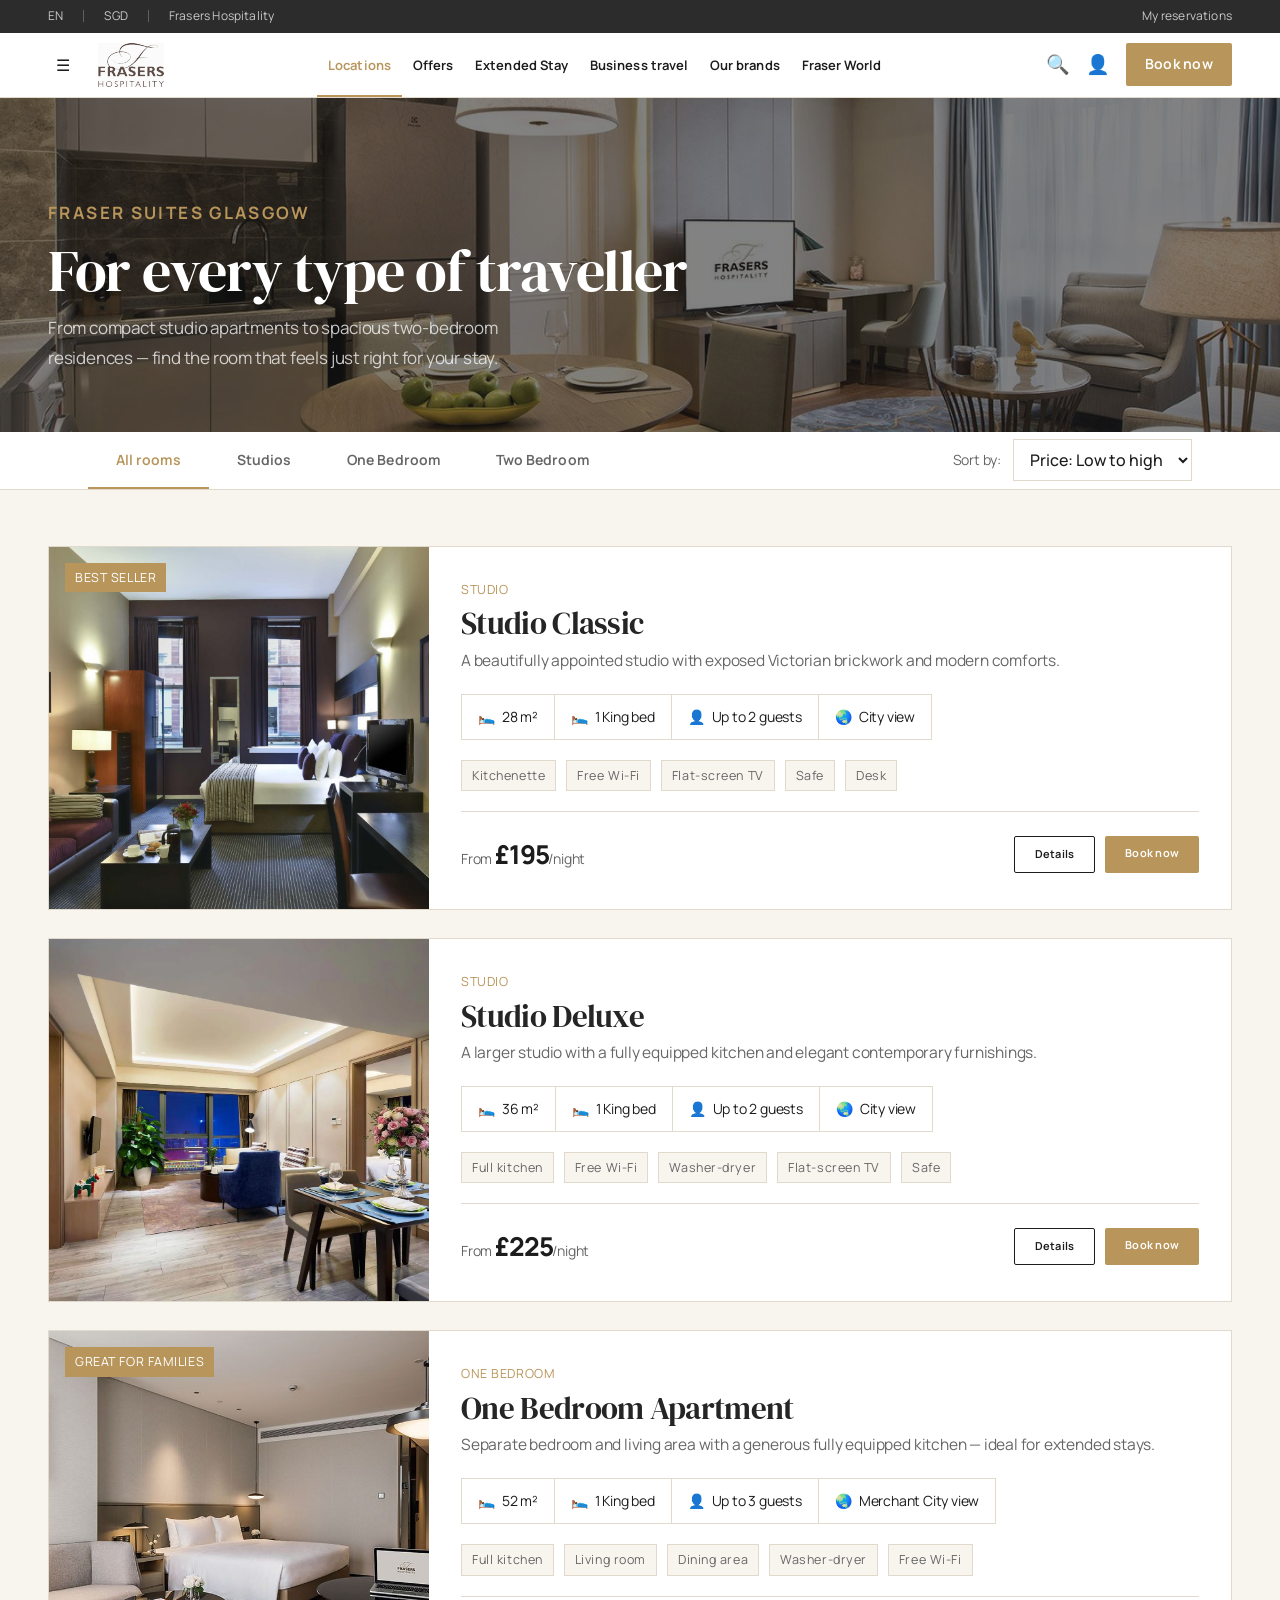
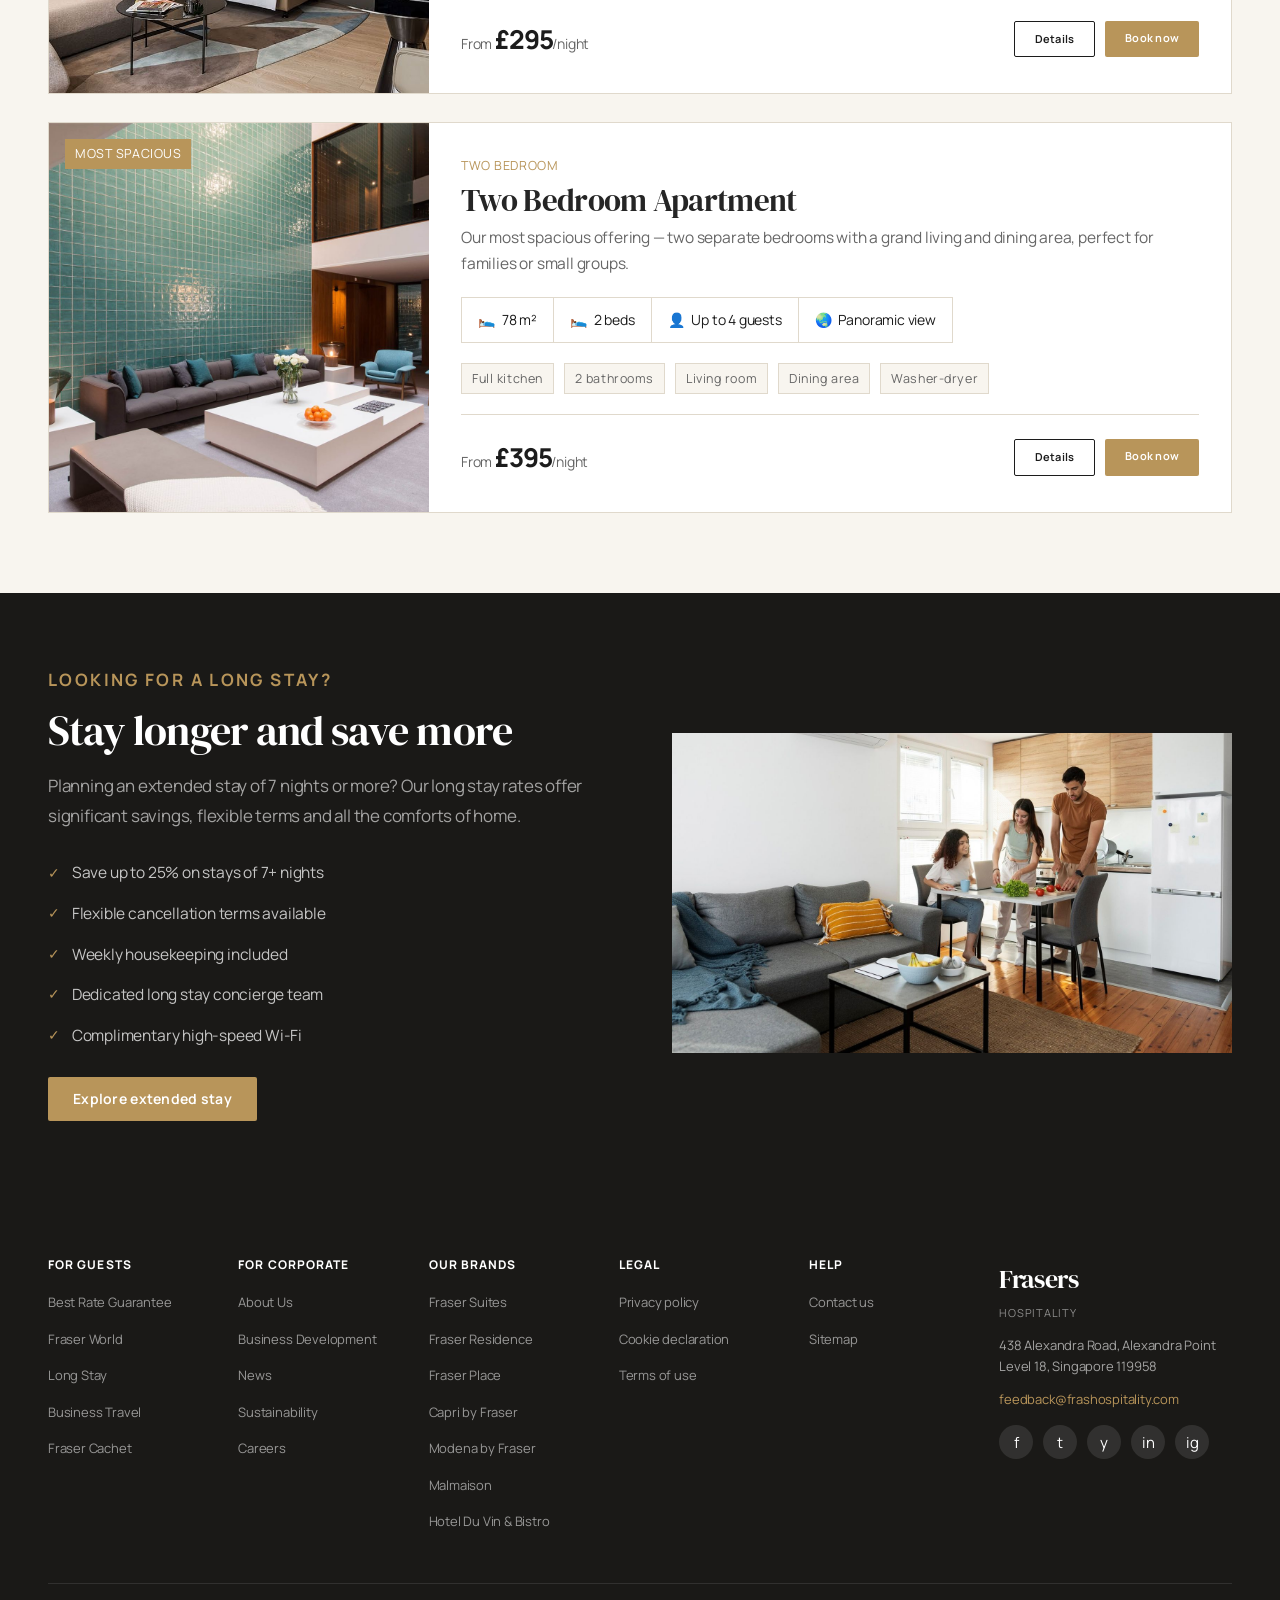
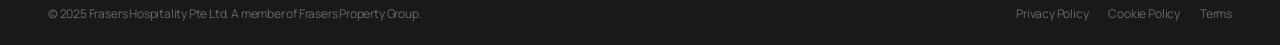
<file: rooms.html>
<!DOCTYPE html>
<html lang="en">
<head>
  <meta charset="UTF-8">
  <meta name="robots" content="noindex, nofollow">
  <meta name="viewport" content="width=device-width, initial-scale=1.0">
  <meta name="description" content="Compare room types, key features and prices at this Frasers Hospitality property.">
  <link rel="canonical" href="https://mengliang10.github.io/frasers-hospitality-UX2024/rooms.html">
  <title>Room Types — Fraser Suites Glasgow — Frasers Hospitality</title>
  <link rel="stylesheet" href="css/style.css">
  <style>
    /* ── PAGE HEADER ── */
    .rooms-page-header {
      background: url('assets/images/room-modern.jpg') center/cover no-repeat;
      position: relative;
      padding: 100px 48px 60px;
    }
    .rooms-page-header-overlay {
      position: absolute;
      inset: 0;
      background: rgba(28,28,28,0.55);
    }
    .rooms-page-header-content {
      position: relative;
      max-width: 1200px;
      margin: 0 auto;
    }
    .rooms-page-header .eyebrow { color: var(--gold); margin-bottom: 12px; }
    .rooms-page-header h1 { font-size: clamp(28px, 4vw, 46px); color: var(--white); margin-bottom: 10px; }
    .rooms-page-header p { font-size: 14px; color: rgba(255,255,255,0.75); max-width: 500px; line-height: 1.7; }

    /* ── CATEGORY TABS ── */
    .room-tabs {
      background: var(--white);
      border-bottom: 1px solid var(--border);
      position: sticky;
      top: 64px;
      z-index: 100;
    }
    .room-tabs-inner {
      max-width: 1200px;
      margin: 0 auto;
      padding: 0 48px;
      display: flex;
      align-items: center;
      justify-content: space-between;
    }
    .room-tab-list { display: flex; gap: 0; }
    .room-tab-btn {
      padding: 18px 28px;
      font-size: 12px;
      letter-spacing: 0.5px;
      color: var(--gray);
      border: none;
      background: none;
      cursor: pointer;
      border-bottom: 2px solid transparent;
      transition: color .2s, border-color .2s;
    }
    .room-tab-btn:hover { color: var(--dark); }
    .room-tab-btn.active { color: var(--gold); border-bottom-color: var(--gold); }
    .room-tabs-sort {
      display: flex;
      align-items: center;
      gap: 12px;
      font-size: 12px;
      color: var(--gray);
    }
    .room-tabs-sort select {
      border: 1px solid var(--border);
      padding: 7px 12px;
      font-size: 12px;
      color: var(--dark);
      background: var(--white);
      outline: none;
    }

    /* ── ROOMS LISTING ── */
    .room-listing-section { padding: 56px 48px 80px; background: var(--cream); }
    .room-listing-inner { max-width: 1200px; margin: 0 auto; }
    .room-listing-grid { display: flex; flex-direction: column; gap: 28px; }

    .room-listing-card {
      display: grid;
      grid-template-columns: 380px 1fr;
      background: var(--white);
      border: 1px solid var(--border);
      overflow: hidden;
      transition: box-shadow .3s;
    }
    .room-listing-card:hover { box-shadow: var(--shadow-lg); }
    .rlc-img { overflow: hidden; position: relative; }
    .rlc-img img { width: 100%; height: 100%; object-fit: cover; transition: transform .5s; display: block; }
    .room-listing-card:hover .rlc-img img { transform: scale(1.04); }
    .rlc-tag {
      position: absolute;
      top: 16px;
      left: 16px;
      background: var(--gold);
      color: var(--white);
      font-size: 10px;
      letter-spacing: 1.5px;
      text-transform: uppercase;
      padding: 4px 10px;
    }
    .rlc-body {
      padding: 32px;
      display: flex;
      flex-direction: column;
      justify-content: space-between;
    }
    .rlc-top {}
    .rlc-category {
      font-size: 10px;
      letter-spacing: 2px;
      text-transform: uppercase;
      color: var(--gold);
      margin-bottom: 6px;
    }
    .rlc-name { font-size: 24px; margin-bottom: 6px; }
    .rlc-subtitle { font-size: 13px; color: var(--gray); margin-bottom: 20px; }
    .rlc-specs {
      display: grid;
      grid-template-columns: repeat(4, auto);
      gap: 0;
      border: 1px solid var(--border);
      margin-bottom: 20px;
      width: fit-content;
    }
    .rlc-spec {
      padding: 10px 16px;
      border-right: 1px solid var(--border);
      display: flex;
      align-items: center;
      gap: 7px;
      font-size: 12px;
      color: var(--dark);
    }
    .rlc-spec:last-child { border-right: none; }
    .rlc-spec-icon { font-size: 14px; }
    .rlc-features { display: flex; gap: 10px; flex-wrap: wrap; margin-bottom: 20px; }
    .rlc-feature-tag {
      font-size: 10px;
      letter-spacing: 0.5px;
      background: var(--cream);
      border: 1px solid var(--border);
      color: var(--gray);
      padding: 4px 10px;
    }
    .rlc-footer {
      display: flex;
      justify-content: space-between;
      align-items: center;
      padding-top: 20px;
      border-top: 1px solid var(--border);
    }
    .rlc-price { font-size: 13px; color: var(--gray); }
    .rlc-price strong { font-family: 'Georgia', serif; font-size: 26px; color: var(--dark); }
    .rlc-price span { font-size: 12px; }
    .rlc-actions { display: flex; gap: 10px; }

    /* ── LONG STAY CTA ── */
    .long-stay-cta {
      background: var(--footer-bg);
      padding: 72px 48px;
    }
    .long-stay-cta-inner {
      max-width: 1200px;
      margin: 0 auto;
      display: grid;
      grid-template-columns: 1fr 1fr;
      gap: 64px;
      align-items: center;
    }
    .lsc-text .eyebrow { color: var(--gold); margin-bottom: 12px; }
    .lsc-text h2 { font-size: 34px; color: var(--white); margin-bottom: 16px; }
    .lsc-text p { font-size: 14px; color: rgba(255,255,255,0.6); line-height: 1.8; margin-bottom: 28px; }
    .lsc-benefits { display: flex; flex-direction: column; gap: 14px; }
    .lsc-benefit { display: flex; align-items: center; gap: 12px; color: rgba(255,255,255,0.75); font-size: 13px; }
    .lsc-benefit-check { color: var(--gold); font-size: 14px; flex-shrink: 0; }
    .lsc-img { overflow: hidden; height: 320px; }
    .lsc-img img { width: 100%; height: 100%; object-fit: cover; display: block; }
  
    @media (max-width: 768px) {
      [class*="grid"] { grid-template-columns: 1fr !important; }
      [class*="split"] { grid-template-columns: 1fr !important; }
      .section { padding: 40px 16px !important; }
      .split-text { padding: 40px 24px !important; }
      .hero { height: auto !important; min-height: 400px; }
      .hero-content { padding: 24px 16px !important; }
      .tab-nav { overflow-x: auto; white-space: nowrap; }
    }
    @media (max-width: 480px) {
      [class*="grid"] { grid-template-columns: 1fr !important; }
    }
    @media (max-width: 768px) {
      .rooms-page-header { padding: 56px 16px 36px; }
      .room-tabs { top: 64px; }
      .room-tabs-inner { flex-direction: column; align-items: flex-start; padding: 0 16px; gap: 0; }
      .room-tab-list { overflow-x: auto; width: 100%; }
      .room-tabs-sort { padding: 8px 0 12px; border-top: 1px solid var(--border); width: 100%; }
      .room-listing-section { padding: 32px 16px 56px; }
      .room-listing-card { grid-template-columns: 1fr !important; }
      .rlc-img { height: 220px; }
      .rlc-body { padding: 20px 16px; }
      .rlc-footer { flex-direction: column; gap: 12px; align-items: flex-start; }
      .rlc-footer .btn { width: 100%; text-align: center; }
      .cta-section { padding: 56px 16px; }
    }
  </style>
  <!-- Webfont fallbacks remain available if Google Fonts is blocked. -->
  <link rel="preconnect" href="https://fonts.googleapis.com">
  <link rel="preconnect" href="https://fonts.gstatic.com" crossorigin>
  <link href="https://fonts.googleapis.com/css2?family=DM+Serif+Display&amp;family=Manrope:wght@400;500;600;700;800&amp;display=swap" rel="stylesheet">
  <link rel="stylesheet" href="css/typography.css">
</head>
<body>
  <a class="skip-link" href="#main-content">Skip to main content</a>

  <!-- UTIL BAR -->
  <div class="util-bar">
    <div class="util-left">
      <a href="#">EN</a>
      <div class="util-divider"></div>
      <a href="#">SGD</a>
      <div class="util-divider"></div>
      <a href="#">Frasers Hospitality</a>
    </div>
    <div class="util-right">
      <a href="#">My reservations</a>
    </div>
  </div>

  <!-- NAV -->
  <nav>
    <div class="nav-inner">
      <button type="button" class="nav-hamburger" aria-label="Open menu">&#9776;</button>
      <a href="index.html" class="nav-logo"><img src="assets/FH_logo.svg" alt="Frasers Hospitality"></a>
      <ul class="nav-links">
        <li><a href="locations.html" class="active">Locations</a></li>
        <li><a href="offers.html">Offers</a></li>
        <li><a href="extended-stay.html">Extended Stay</a></li>
        <li><a href="#">Business travel</a></li>
        <li><a href="#">Our brands</a></li>
        <li><a href="fraser-world.html">Fraser World</a></li>
      </ul>
      <div class="nav-actions">
        <span class="nav-icon">&#128269;</span>
        <span class="nav-icon">&#128100;</span>
        <a href="#" class="btn-booknow">Book now</a>
      </div>
    </div>
  </nav>
  <!-- MOBILE MENU -->
  <div class="mobile-menu" id="mobileMenu">
    <button class="mobile-menu-close" id="menuClose">&times;</button>
    <a href="locations.html">Locations</a>
    <a href="offers.html">Offers</a>
    <a href="extended-stay.html">Extended Stay</a>
    <a href="#">Business Travel</a>
    <a href="#">Our Brands</a>
    <a href="fraser-world.html">Fraser World</a>
    <a href="#" class="btn-booknow">Book Now</a>
  </div>
  <script>
    const hamburger = document.querySelector(".nav-hamburger");
    const menu = document.getElementById("mobileMenu");
    const close = document.getElementById("menuClose");
    hamburger.addEventListener("click", () => menu.classList.add("open"));
    close.addEventListener("click", () => menu.classList.remove("open"));
  </script>

  <!-- PAGE HEADER -->
  <div class="rooms-page-header">
    <div class="rooms-page-header-overlay"></div>
    <div class="rooms-page-header-content">
      <p class="eyebrow">Fraser Suites Glasgow</p>
      <h1>For every type of traveller</h1>
      <p>From compact studio apartments to spacious two-bedroom residences — find the room that feels just right for your stay.</p>
    </div>
  </div>

  <!-- CATEGORY TABS -->
  <div class="room-tabs">
    <div class="room-tabs-inner">
      <div class="room-tab-list">
        <button class="room-tab-btn active">All rooms</button>
        <button class="room-tab-btn">Studios</button>
        <button class="room-tab-btn">One Bedroom</button>
        <button class="room-tab-btn">Two Bedroom</button>
      </div>
      <div class="room-tabs-sort">
        <span>Sort by:</span>
        <select>
          <option>Price: Low to high</option>
          <option>Price: High to low</option>
          <option>Size: Largest first</option>
        </select>
      </div>
    </div>
  </div>

  <!-- ROOM LISTING -->
  <section id="main-content" tabindex="-1" class="room-listing-section">
    <div class="room-listing-inner">
      <div class="room-listing-grid">

        <!-- Room 1 -->
        <div class="room-listing-card">
          <div class="rlc-img">
            <img src="assets/images/room-classic.jpg" alt="Studio Classic" loading="lazy" decoding="async">
            <span class="rlc-tag">Best seller</span>
          </div>
          <div class="rlc-body">
            <div class="rlc-top">
              <p class="rlc-category">Studio</p>
              <h2 class="rlc-name">Studio Classic</h2>
              <p class="rlc-subtitle">A beautifully appointed studio with exposed Victorian brickwork and modern comforts.</p>
              <div class="rlc-specs">
                <div class="rlc-spec"><span class="rlc-spec-icon">&#128716;</span> 28 m²</div>
                <div class="rlc-spec"><span class="rlc-spec-icon">&#128716;</span> 1 King bed</div>
                <div class="rlc-spec"><span class="rlc-spec-icon">&#128100;</span> Up to 2 guests</div>
                <div class="rlc-spec"><span class="rlc-spec-icon">&#127759;</span> City view</div>
              </div>
              <div class="rlc-features">
                <span class="rlc-feature-tag">Kitchenette</span>
                <span class="rlc-feature-tag">Free Wi-Fi</span>
                <span class="rlc-feature-tag">Flat-screen TV</span>
                <span class="rlc-feature-tag">Safe</span>
                <span class="rlc-feature-tag">Desk</span>
              </div>
            </div>
            <div class="rlc-footer">
              <div class="rlc-price">From <strong>£195</strong><span>/night</span></div>
              <div class="rlc-actions">
                <a href="room-detail.html" class="btn btn-outline-dark" style="padding:10px 20px;font-size:11px;">Details</a>
                <a href="#" class="btn btn-gold" style="padding:10px 20px;font-size:11px;">Book now</a>
              </div>
            </div>
          </div>
        </div>

        <!-- Room 2 -->
        <div class="room-listing-card">
          <div class="rlc-img">
            <img src="assets/images/suite.jpg" alt="Studio Deluxe" loading="lazy" decoding="async">
          </div>
          <div class="rlc-body">
            <div class="rlc-top">
              <p class="rlc-category">Studio</p>
              <h2 class="rlc-name">Studio Deluxe</h2>
              <p class="rlc-subtitle">A larger studio with a fully equipped kitchen and elegant contemporary furnishings.</p>
              <div class="rlc-specs">
                <div class="rlc-spec"><span class="rlc-spec-icon">&#128716;</span> 36 m²</div>
                <div class="rlc-spec"><span class="rlc-spec-icon">&#128716;</span> 1 King bed</div>
                <div class="rlc-spec"><span class="rlc-spec-icon">&#128100;</span> Up to 2 guests</div>
                <div class="rlc-spec"><span class="rlc-spec-icon">&#127759;</span> City view</div>
              </div>
              <div class="rlc-features">
                <span class="rlc-feature-tag">Full kitchen</span>
                <span class="rlc-feature-tag">Free Wi-Fi</span>
                <span class="rlc-feature-tag">Washer-dryer</span>
                <span class="rlc-feature-tag">Flat-screen TV</span>
                <span class="rlc-feature-tag">Safe</span>
              </div>
            </div>
            <div class="rlc-footer">
              <div class="rlc-price">From <strong>£225</strong><span>/night</span></div>
              <div class="rlc-actions">
                <a href="room-detail.html" class="btn btn-outline-dark" style="padding:10px 20px;font-size:11px;">Details</a>
                <a href="#" class="btn btn-gold" style="padding:10px 20px;font-size:11px;">Book now</a>
              </div>
            </div>
          </div>
        </div>

        <!-- Room 3 -->
        <div class="room-listing-card">
          <div class="rlc-img">
            <img src="assets/images/hero.jpg" alt="One Bedroom Apartment" loading="lazy" decoding="async">
            <span class="rlc-tag">Great for families</span>
          </div>
          <div class="rlc-body">
            <div class="rlc-top">
              <p class="rlc-category">One Bedroom</p>
              <h2 class="rlc-name">One Bedroom Apartment</h2>
              <p class="rlc-subtitle">Separate bedroom and living area with a generous fully equipped kitchen — ideal for extended stays.</p>
              <div class="rlc-specs">
                <div class="rlc-spec"><span class="rlc-spec-icon">&#128716;</span> 52 m²</div>
                <div class="rlc-spec"><span class="rlc-spec-icon">&#128716;</span> 1 King bed</div>
                <div class="rlc-spec"><span class="rlc-spec-icon">&#128100;</span> Up to 3 guests</div>
                <div class="rlc-spec"><span class="rlc-spec-icon">&#127759;</span> Merchant City view</div>
              </div>
              <div class="rlc-features">
                <span class="rlc-feature-tag">Full kitchen</span>
                <span class="rlc-feature-tag">Living room</span>
                <span class="rlc-feature-tag">Dining area</span>
                <span class="rlc-feature-tag">Washer-dryer</span>
                <span class="rlc-feature-tag">Free Wi-Fi</span>
              </div>
            </div>
            <div class="rlc-footer">
              <div class="rlc-price">From <strong>£295</strong><span>/night</span></div>
              <div class="rlc-actions">
                <a href="room-detail.html" class="btn btn-outline-dark" style="padding:10px 20px;font-size:11px;">Details</a>
                <a href="#" class="btn btn-gold" style="padding:10px 20px;font-size:11px;">Book now</a>
              </div>
            </div>
          </div>
        </div>

        <!-- Room 4 -->
        <div class="room-listing-card">
          <div class="rlc-img">
            <img src="assets/images/lobby.jpg" alt="Two Bedroom Apartment" loading="lazy" decoding="async">
            <span class="rlc-tag">Most spacious</span>
          </div>
          <div class="rlc-body">
            <div class="rlc-top">
              <p class="rlc-category">Two Bedroom</p>
              <h2 class="rlc-name">Two Bedroom Apartment</h2>
              <p class="rlc-subtitle">Our most spacious offering — two separate bedrooms with a grand living and dining area, perfect for families or small groups.</p>
              <div class="rlc-specs">
                <div class="rlc-spec"><span class="rlc-spec-icon">&#128716;</span> 78 m²</div>
                <div class="rlc-spec"><span class="rlc-spec-icon">&#128716;</span> 2 beds</div>
                <div class="rlc-spec"><span class="rlc-spec-icon">&#128100;</span> Up to 4 guests</div>
                <div class="rlc-spec"><span class="rlc-spec-icon">&#127759;</span> Panoramic view</div>
              </div>
              <div class="rlc-features">
                <span class="rlc-feature-tag">Full kitchen</span>
                <span class="rlc-feature-tag">2 bathrooms</span>
                <span class="rlc-feature-tag">Living room</span>
                <span class="rlc-feature-tag">Dining area</span>
                <span class="rlc-feature-tag">Washer-dryer</span>
              </div>
            </div>
            <div class="rlc-footer">
              <div class="rlc-price">From <strong>£395</strong><span>/night</span></div>
              <div class="rlc-actions">
                <a href="room-detail.html" class="btn btn-outline-dark" style="padding:10px 20px;font-size:11px;">Details</a>
                <a href="#" class="btn btn-gold" style="padding:10px 20px;font-size:11px;">Book now</a>
              </div>
            </div>
          </div>
        </div>

      </div>
    </div>
  </section>

  <!-- LONG STAY CTA -->
  <section class="long-stay-cta">
    <div class="long-stay-cta-inner">
      <div class="lsc-text">
        <p class="eyebrow">Looking for a long stay?</p>
        <h2>Stay longer and save more</h2>
        <p>Planning an extended stay of 7 nights or more? Our long stay rates offer significant savings, flexible terms and all the comforts of home.</p>
        <div class="lsc-benefits">
          <div class="lsc-benefit"><span class="lsc-benefit-check">&#10003;</span> Save up to 25% on stays of 7+ nights</div>
          <div class="lsc-benefit"><span class="lsc-benefit-check">&#10003;</span> Flexible cancellation terms available</div>
          <div class="lsc-benefit"><span class="lsc-benefit-check">&#10003;</span> Weekly housekeeping included</div>
          <div class="lsc-benefit"><span class="lsc-benefit-check">&#10003;</span> Dedicated long stay concierge team</div>
          <div class="lsc-benefit"><span class="lsc-benefit-check">&#10003;</span> Complimentary high-speed Wi-Fi</div>
        </div>
        <a href="extended-stay.html" class="btn btn-gold" style="margin-top:28px;">Explore extended stay</a>
      </div>
      <div class="lsc-img">
        <img src="assets/images/family.jpg" alt="Family in apartment" loading="lazy" decoding="async">
      </div>
    </div>
  </section>

  <!-- FOOTER -->
  <footer>
    <div class="footer-grid">
      <div class="footer-col">
        <h4>For Guests</h4>
        <ul>
          <li><a href="#">Best Rate Guarantee</a></li>
          <li><a href="#">Fraser World</a></li>
          <li><a href="#">Long Stay</a></li>
          <li><a href="#">Business Travel</a></li>
          <li><a href="#">Fraser Cachet</a></li>
        </ul>
      </div>
      <div class="footer-col">
        <h4>For Corporate</h4>
        <ul>
          <li><a href="#">About Us</a></li>
          <li><a href="#">Business Development</a></li>
          <li><a href="#">News</a></li>
          <li><a href="#">Sustainability</a></li>
          <li><a href="#">Careers</a></li>
        </ul>
      </div>
      <div class="footer-col">
        <h4>Our Brands</h4>
        <ul>
          <li><a href="#">Fraser Suites</a></li>
          <li><a href="#">Fraser Residence</a></li>
          <li><a href="#">Fraser Place</a></li>
          <li><a href="#">Capri by Fraser</a></li>
          <li><a href="#">Modena by Fraser</a></li>
          <li><a href="#">Malmaison</a></li>
          <li><a href="#">Hotel Du Vin &amp; Bistro</a></li>
        </ul>
      </div>
      <div class="footer-col">
        <h4>Legal</h4>
        <ul>
          <li><a href="#">Privacy policy</a></li>
          <li><a href="#">Cookie declaration</a></li>
          <li><a href="#">Terms of use</a></li>
        </ul>
      </div>
      <div class="footer-col">
        <h4>Help</h4>
        <ul>
          <li><a href="#">Contact us</a></li>
          <li><a href="#">Sitemap</a></li>
        </ul>
      </div>
      <div class="footer-brand-col">
        <div class="footer-logo">Frasers <span>Hospitality</span></div>
        <p class="footer-address">438 Alexandra Road, Alexandra Point Level 18, Singapore 119958</p>
        <a class="footer-email" href="mailto:feedback@frashospitality.com">feedback@frashospitality.com</a>
        <div class="footer-social">
          <a href="#">f</a><a href="#">t</a><a href="#">y</a><a href="#">in</a><a href="#">ig</a>
        </div>
      </div>
    </div>
    <div class="footer-bottom">
      <span>&copy; 2025 Frasers Hospitality Pte Ltd. A member of Frasers Property Group.</span>
      <div style="display:flex;gap:20px;">
        <a href="#">Privacy Policy</a>
        <a href="#">Cookie Policy</a>
        <a href="#">Terms</a>
      </div>
    </div>
  </footer>

</body>
</html>
</file>
<file: css/style.css>
/* ============================================================
   FRASERS HOSPITALITY — Shared Stylesheet
   ============================================================ */

*, *::before, *::after { box-sizing: border-box; margin: 0; padding: 0; }

:root {
  --gold:        #b8955a;
  --gold-hover:  #a07d45;
  --gold-light:  #f0e8d8;
  --cream:       #f8f5ef;
  --cream-dark:  #f0ebe0;
  --white:       #ffffff;
  --dark:        #1c1c1c;
  --charcoal:    #2c2c2c;
  --gray:        #666666;
  --light-gray:  #999999;
  --border:      #e0d9cc;
  --footer-bg:   #1a1917;
  --radius:      2px;
  --shadow:      0 2px 20px rgba(0,0,0,0.08);
  --shadow-lg:   0 8px 40px rgba(0,0,0,0.14);
}

html { scroll-behavior: smooth; }

body {
  font-family: 'Arial', 'Helvetica Neue', sans-serif;
  font-size: 14px;
  color: var(--dark);
  background: var(--white);
  line-height: 1.6;
}

h1, h2, h3, h4 {
  font-family: 'Georgia', 'Times New Roman', serif;
  font-weight: 400;
  line-height: 1.2;
}

a { color: inherit; text-decoration: none; }
img { display: block; max-width: 100%; }

/* ── UTILITY BAR ── */
.util-bar {
  background: var(--charcoal);
  color: rgba(255,255,255,0.75);
  font-size: 11px;
  letter-spacing: 0.5px;
  padding: 6px 48px;
  display: flex;
  justify-content: space-between;
  align-items: center;
}
.util-bar a { color: rgba(255,255,255,0.75); transition: color .2s; }
.util-bar a:hover { color: var(--white); }
.util-left, .util-right { display: flex; gap: 20px; align-items: center; }
.util-divider { width: 1px; height: 12px; background: rgba(255,255,255,0.25); }

/* ── NAVIGATION ── */
nav {
  position: sticky;
  top: 0;
  z-index: 200;
  background: var(--white);
  border-bottom: 1px solid var(--border);
  padding: 0 48px;
}

.nav-inner {
  display: flex;
  align-items: center;
  height: 64px;
  gap: 32px;
}

.nav-hamburger {
  font-size: 20px;
  cursor: pointer;
  color: var(--dark);
  flex-shrink: 0;
}

.nav-logo {
  display: flex;
  align-items: center;
  flex-shrink: 0;
}
.nav-logo img {
  height: 44px;
  width: auto;
  object-fit: contain;
  display: block;
}

.nav-links {
  display: flex;
  gap: 0;
  list-style: none;
  flex: 1;
  justify-content: center;
}
.nav-links li a {
  display: block;
  padding: 0 16px;
  font-size: 12px;
  letter-spacing: 0.5px;
  color: var(--dark);
  height: 64px;
  line-height: 64px;
  transition: color .2s;
  white-space: nowrap;
}
.nav-links li a:hover,
.nav-links li a.active { color: var(--gold); }
.nav-links li a.active { border-bottom: 2px solid var(--gold); }

.nav-actions {
  display: flex;
  align-items: center;
  gap: 16px;
  flex-shrink: 0;
}
.nav-icon {
  font-size: 16px;
  cursor: pointer;
  color: var(--dark);
  transition: color .2s;
}
.nav-icon:hover { color: var(--gold); }

.btn-booknow {
  background: var(--gold);
  color: var(--white);
  padding: 10px 22px;
  font-size: 12px;
  letter-spacing: 1px;
  border-radius: var(--radius);
  transition: background .2s;
  white-space: nowrap;
}
.btn-booknow:hover { background: var(--gold-hover); }

/* ── BUTTONS ── */
.btn {
  display: inline-block;
  padding: 11px 28px;
  font-size: 12px;
  letter-spacing: 1px;
  border-radius: var(--radius);
  transition: all .2s;
  cursor: pointer;
  border: none;
}
.btn-gold {
  background: var(--gold);
  color: var(--white);
}
.btn-gold:hover { background: var(--gold-hover); }

.btn-outline-gold {
  background: transparent;
  color: var(--gold);
  border: 1px solid var(--gold);
}
.btn-outline-gold:hover { background: var(--gold); color: var(--white); }

.btn-outline-dark {
  background: transparent;
  color: var(--dark);
  border: 1px solid var(--dark);
}
.btn-outline-dark:hover { background: var(--dark); color: var(--white); }

.btn-outline-white {
  background: transparent;
  color: var(--white);
  border: 1px solid var(--white);
}
.btn-outline-white:hover { background: var(--white); color: var(--dark); }

/* ── SECTION COMMON ── */
.section { padding: 72px 48px; }
.section-cream { background: var(--cream); }
.section-dark { background: var(--footer-bg); color: var(--white); }

.section-inner { max-width: 1200px; margin: 0 auto; }

.eyebrow {
  font-size: 11px;
  letter-spacing: 3px;
  text-transform: uppercase;
  color: var(--gold);
  margin-bottom: 10px;
}

.section-title {
  font-size: clamp(24px, 3vw, 38px);
  margin-bottom: 12px;
}

.section-sub {
  font-size: 14px;
  color: var(--gray);
  line-height: 1.7;
  max-width: 560px;
}

/* ── PROPERTY CARD ── */
.prop-card {
  background: var(--white);
  border: 1px solid var(--border);
  border-radius: var(--radius);
  overflow: hidden;
  transition: box-shadow .3s, transform .3s;
}
.prop-card:hover {
  box-shadow: var(--shadow-lg);
  transform: translateY(-3px);
}
.prop-card-img {
  aspect-ratio: 4/3;
  overflow: hidden;
}
.prop-card-img img {
  width: 100%; height: 100%;
  object-fit: cover;
  transition: transform .5s;
}
.prop-card:hover .prop-card-img img { transform: scale(1.05); }
.prop-card-body { padding: 20px; }
.prop-card-tag {
  font-size: 10px;
  letter-spacing: 2px;
  text-transform: uppercase;
  color: var(--gold);
  margin-bottom: 6px;
}
.prop-card-name { font-size: 18px; margin-bottom: 4px; }
.prop-card-loc { font-size: 12px; color: var(--gray); margin-bottom: 14px; }
.prop-card-price { font-size: 13px; color: var(--gray); }
.prop-card-price strong { font-size: 20px; color: var(--dark); font-family: 'Georgia', serif; }

/* ── FOOTER ── */
footer {
  background: var(--footer-bg);
  color: rgba(255,255,255,0.6);
  padding: 64px 48px 0;
}
.footer-grid {
  max-width: 1200px;
  margin: 0 auto;
  display: grid;
  grid-template-columns: repeat(5, 1fr) 1.4fr;
  gap: 32px;
  padding-bottom: 48px;
  border-bottom: 1px solid rgba(255,255,255,0.1);
}
.footer-col h4 {
  font-size: 10px;
  letter-spacing: 2px;
  text-transform: uppercase;
  color: var(--white);
  margin-bottom: 16px;
  font-family: 'Arial', sans-serif;
  font-weight: 700;
}
.footer-col ul { list-style: none; display: flex; flex-direction: column; gap: 9px; }
.footer-col ul li a {
  font-size: 12px;
  color: rgba(255,255,255,0.55);
  transition: color .2s;
}
.footer-col ul li a:hover { color: var(--gold); }

.footer-brand-col { display: flex; flex-direction: column; gap: 12px; }
.footer-logo {
  font-family: 'Georgia', serif;
  font-size: 22px;
  letter-spacing: 2px;
  color: var(--white);
}
.footer-logo span {
  display: block;
  font-size: 9px;
  letter-spacing: 3px;
  text-transform: uppercase;
  color: rgba(255,255,255,0.5);
  margin-top: 2px;
}
.footer-address { font-size: 11px; line-height: 1.7; }
.footer-email { font-size: 11px; color: var(--gold); }
.footer-social { display: flex; gap: 10px; margin-top: 4px; }
.footer-social a {
  width: 28px; height: 28px;
  background: rgba(255,255,255,0.1);
  border-radius: 50%;
  display: flex; align-items: center; justify-content: center;
  font-size: 12px; color: var(--white);
  transition: background .2s;
}
.footer-social a:hover { background: var(--gold); }

.footer-bottom {
  max-width: 1200px;
  margin: 0 auto;
  padding: 20px 0;
  display: flex;
  justify-content: space-between;
  align-items: center;
  font-size: 11px;
  color: rgba(255,255,255,0.35);
}
.footer-bottom a { color: rgba(255,255,255,0.35); transition: color .2s; }
.footer-bottom a:hover { color: var(--gold); }

/* Hide mobile menu by default (shown only via media query + JS) */
.mobile-menu { display: none; }

/* ── RESPONSIVE ── */
@media (max-width: 1024px) {
  .util-bar { padding: 6px 24px; }
  nav { padding: 0 24px; }
  .nav-links li a { padding: 0 10px; font-size: 11px; }
  .section { padding: 56px 24px; }
  footer { padding: 48px 24px 0; }
  .footer-grid { grid-template-columns: 1fr 1fr 1fr; }
}

/* ── TABLET / MOBILE (≤768px) ── */
@media (max-width: 768px) {
  /* Utility bar */
  .util-bar { display: none; }

  /* Nav */
  nav { padding: 0 16px; }
  .nav-inner { gap: 12px; }
  .nav-links { display: none; }
  .nav-logo img { height: 34px; }
  .nav-actions .nav-icon { display: none; }

  /* Mobile menu overlay */
  .mobile-menu {
    display: flex;
    flex-direction: column;
    position: fixed;
    inset: 0;
    background: var(--white);
    z-index: 300;
    padding: 80px 32px 40px;
    gap: 0;
    transform: translateX(-100%);
    transition: transform .3s ease;
  }
  .mobile-menu.open { transform: translateX(0); }
  .mobile-menu a {
    display: block;
    padding: 16px 0;
    font-size: 18px;
    font-family: 'Georgia', serif;
    color: var(--dark);
    border-bottom: 1px solid var(--border);
    transition: color .2s;
  }
  .mobile-menu a:hover { color: var(--gold); }
  .mobile-menu-close {
    position: absolute;
    top: 20px; right: 20px;
    font-size: 28px;
    cursor: pointer;
    background: none;
    border: none;
    color: var(--dark);
    line-height: 1;
  }
  .mobile-menu .btn-booknow {
    margin-top: 28px;
    display: block;
    text-align: center;
    padding: 14px;
  }

  /* Sections */
  .section { padding: 48px 16px; }

  /* Footer */
  footer { padding: 40px 16px 0; }
  .footer-grid { grid-template-columns: 1fr 1fr; gap: 24px; }
  .footer-bottom { flex-direction: column; gap: 12px; text-align: center; }
}

/* ── PHONE (≤480px) ── */
@media (max-width: 480px) {
  .footer-grid { grid-template-columns: 1fr; }
  .btn-booknow { padding: 9px 14px; font-size: 11px; }
}


/* ── ACCESSIBILITY & POLISH ── */
.skip-link { position: absolute; top: -60px; left: 12px; z-index: 1000; background: var(--white); color: var(--dark); padding: 12px 16px; border: 1px solid var(--gold); }
.skip-link:focus { top: 12px; }
button.nav-hamburger { background: none; border: 0; font: inherit; line-height: 1; padding: 8px; }
a:focus-visible, button:focus-visible, input:focus-visible, select:focus-visible, textarea:focus-visible { outline: 3px solid var(--gold-hover); outline-offset: 3px; }
img { height: auto; }
@media (prefers-reduced-motion: reduce) { html { scroll-behavior: auto; } * { transition: none !important; } }
</file>
<file: css/typography.css>
/* Frasers Hospitality UX2024 — readable, editorial typography system.
   Intentionally loaded after page-level CSS to normalise historic typography.
   Display: DM Serif Display. Interface / forms: Manrope.
   Both families have platform fallbacks when webfonts cannot load. */
:root {
  --font-body: 'Manrope', 'Avenir Next', 'Segoe UI', Arial, sans-serif;
  --font-display: 'DM Serif Display', Georgia, 'Times New Roman', serif;
  --text-color: #252525;
}
html { font-size: 16px; -webkit-text-size-adjust: 100%; text-size-adjust: 100%; }
body {
  font-family: var(--font-body);
  font-size: 16px;
  font-weight: 400;
  line-height: 1.72;
  letter-spacing: -.012em;
  color: var(--text-color);
  text-rendering: optimizeLegibility;
}
h1, h2, h3, h4, .section-title, .hero-title,
.prop-card-name, .listing-name, .room-card-name, .rlc-name,
.offer-card-name, .thing-card-name, .blog-card-title, .sugg-card-img-title,
.brand-item-name, .testimonial-quote, .es-testi-quote {
  font-family: var(--font-display) !important;
  font-weight: 400;
  letter-spacing: -.022em;
}
h1, h2 { line-height: 1.12; text-wrap: balance; }
h3, h4 { line-height: 1.25; }
p, li { overflow-wrap: break-word; }
button, input, select, textarea, option { font-family: var(--font-body); }
button, .btn, .btn-booknow, .bw-btn { font-weight: 650; }

/* Global navigation, reading hierarchy and properties */
.util-bar { font-size: 12px; letter-spacing: .015em; }
.nav-links li a { font-family: var(--font-body); font-size: 13px; font-weight: 650; letter-spacing: .005em; padding: 0 11px; }
.nav-icon { font-size: 19px; }
.btn, .btn-booknow { font-size: 14px; letter-spacing: .02em; line-height: 1.35; }
.btn { padding: 13px 25px; }
.btn-booknow { padding: 12px 19px; }
.eyebrow { font-size: 12px; font-weight: 700; letter-spacing: .14em; }
.section-title { font-size: clamp(34px, 3.6vw, 48px); }
.section-sub { font-size: 17px; line-height: 1.72; max-width: 700px; }
.prop-card-tag { font-size: 12px; letter-spacing: .08em; font-weight: 700; }
.prop-card-name { font-size: 25px; }
.prop-card-loc, .prop-card-price { font-size: 15px; }
.prop-card-price strong { font-family: var(--font-body); font-size: 23px; font-weight: 750; }

/* Hero headlines: visually confident, scaled to the viewport */
.hero-title, .es-hero-content h1, .fw-hero-content h1 { font-size: clamp(42px, 5.3vw, 66px); letter-spacing: -.035em; }
.page-header h1, .rooms-page-header h1, .prop-hero-name,
.offers-hero-content h1, .city-hero-content h1, .err-heading { font-size: clamp(38px, 4.5vw, 60px); }
.rdh-room-name { font-size: clamp(34px, 4vw, 50px); }
.hero-eyebrow, .prop-hero-brand, .err-eyebrow { font-size: 12px; font-weight: 700; letter-spacing: .17em; }
.page-header p, .rooms-page-header p, .offers-hero-content p,
.city-hero-content p, .es-hero-content p, .fw-hero-content p,
.err-subtext, .prop-hero-loc { font-size: 17px; line-height: 1.72; }

/* Readable longer-form content rather than 13–14px fine print */
.split-text p, .highlights-text p, .location-text p, .lsc-text p,
.rdb-description p, .lux-text p, .about-city-text p, .split-intro-text p,
.newsletter-inner p, .fw-benefits-intro p, .fw-join-inner p,
.es-cta-content p, .faq-answer { font-size: 17px; line-height: 1.78; }
.difference-item p, .offer-card-desc, .thing-card-desc,
.blog-card-excerpt, .feature-card p, .showcase-card p,
.fw-perk-item p, .fw-earn-item p, .fw-partner-card p,
.sugg-card-body p, .listing-location, .listing-amenity,
.rlc-subtitle, .rdb-amenity, .facility-list li, .nearby-list li,
.lux-feature-text, .split-feature-text, .lsc-benefit, .orc-size { font-size: 15.5px; line-height: 1.72; }
.testimonial-quote, .es-testi-quote { font-size: 19px; line-height: 1.65; }
.faq-question { font-size: 19px; font-weight: 650; }

/* Story and card titles */
.highlights-text h2, .location-text h2, .lsc-text h2,
.rdb-description h2, .lux-text h2, .about-city-text h2,
.split-intro-text h2, .fw-benefits-intro h2, .es-cta-content h2,
.newsletter-inner h2, .fw-join-inner h2 { font-size: clamp(32px, 3.3vw, 45px); }
.difference-item h3, .feature-card h3, .fw-earn-item h3,
.fw-perk-item h3, .prop-quick-book h3 { font-size: 23px; }
.listing-name, .offer-card-name, .showcase-card h3,
.thing-card-name, .blog-card-title, .sugg-card-img-title,
.room-card-name, .orc-name { font-size: 24px; }
.offer-card.featured .offer-card-name { font-size: 29px; }
.rlc-name { font-size: 31px; }
.fw-tier-name { font-size: 27px; }
.brand-item-name { font-size: 17px; }
.brand-item-name span { font-family: var(--font-body); font-size: 12px; }
.fw-partner-card h4 { font-family: var(--font-body) !important; font-size: 16px; font-weight: 700; }

/* Small labels now remain readable. Icons deliberately retain their original scale. */
.awards-label, .award-badge-text, .prop-hero-award, .listing-brand,
.listing-type, .room-card-type, .rlc-tag, .rlc-category,
.rlc-feature-tag, .offer-badge, .offer-card-category, .showcase-card-tag,
.thing-card-category, .blog-card-tag, .fw-tier-featured-tag,
.fw-tier-points-label, .fw-stat-label, .fw-tier-threshold,
.fw-join-note, .newsletter-privacy, .rdb-bc-guarantee,
.amenity-tag, .room-spec, .rdh-property-name, .rdh-breadcrumb,
.rdh-price-label, .es-testi-role, .es-testi-stay,
.newsletter-privacy, .brand-item-name span { font-size: 12.5px; letter-spacing: .045em; }
.region-tab, .prop-tab, .room-tab-btn, .offer-filter-btn,
.room-tabs-sort, .room-tabs-sort select, .sort-select,
.listing-price, .page-btn, .rlc-spec, .rlc-price,
.rlc-price span, .room-card-price, .prop-price-display,
.nearby-dist, .fw-tier-benefits li, .benefits-table td,
.es-testi-name, .blog-card-meta, .fw-tier-points-label { font-size: 14px; }
.prop-tab, .room-tab-btn, .region-tab, .offer-filter-btn { font-weight: 650; letter-spacing: .005em; }
.listing-price strong, .prop-price-display strong,
.room-card-price strong, .rlc-price strong, .rdb-bc-price,
.rdh-price, .fw-tier-points-value, .fw-earn-rate {
  font-family: var(--font-body); font-weight: 750; letter-spacing: -.045em;
}
.listing-price strong, .prop-price-display strong, .room-card-price strong { font-size: 25px; }

/* Inputs stay >= 16px to avoid Safari auto-zoom and support legible booking. */
.bw-field label, .pqb-field label, .rdb-bc-field label { font-size: 12px; font-weight: 700; letter-spacing: .09em; }
.bw-field input, .bw-field select, .pqb-field input, .pqb-field select,
.rdb-bc-field input, .rdb-bc-field select, .fw-join-form input,
.newsletter-form input, .filter-search input, .room-tabs-sort select {
  font-family: var(--font-body); font-size: 16px; font-weight: 500; min-height: 42px;
}
.bw-btn, .rdb-bc-btn, .fw-join-form button, .newsletter-form button {
  font-family: var(--font-body); font-size: 14px; font-weight: 700;
  letter-spacing: .02em; min-height: 44px;
}
.mobile-menu a { font-family: var(--font-body); font-size: 19px; font-weight: 600; }

/* No microtype in the footer */
.footer-col h4 { font-family: var(--font-body) !important; font-size: 12px; font-weight: 750; letter-spacing: .09em; }
.footer-col ul li a, .footer-address, .footer-email { font-size: 13px; line-height: 1.6; }
.footer-logo { font-family: var(--font-display); font-size: 26px; letter-spacing: -.015em; }
.footer-logo span { font-family: var(--font-body); font-size: 11px; letter-spacing: .07em; }
.footer-bottom { font-size: 12px; }
.footer-social a { font-size: 15px; width: 34px; height: 34px; }
.newsletter-privacy { color: rgba(255,255,255,.72); }
.nav-inner { gap: 20px; }
.footer-grid { gap: 24px; }

/* Breakpoint guards prevent enlarged typography from clipping controls. */
@media (min-width: 769px) and (max-width: 1120px) {
  .nav-links li a { font-size: 12px; padding: 0 7px; }
  .nav-inner { gap: 12px; }
  .btn-booknow { padding: 10px 12px; }
}
@media (max-width: 768px) {
  .hero { height: auto; min-height: 690px; }
  .hero-content { padding-top: 90px; }
  .hero-title, .es-hero-content h1, .fw-hero-content h1,
  .page-header h1, .rooms-page-header h1, .prop-hero-name,
  .offers-hero-content h1, .city-hero-content h1 { font-size: clamp(37px, 9vw, 51px); }
  .section-title { font-size: clamp(31px, 7vw, 40px); }
  .section-sub { font-size: 16px; }
  .mobile-menu a { font-size: 19px; }
  .footer-col ul li a { font-size: 14px; }
}
@media (max-width: 480px) {
  .hero { min-height: 730px; }
  .hero-content { padding-top: 70px; }
  .hero-title { font-size: clamp(35px, 9.5vw, 44px); }
  .section-title { font-size: 32px; }
  .footer-grid { gap: 30px; }
  .btn-booknow { font-size: 13px; padding: 11px 15px; }
  .newsletter-form { flex-wrap: wrap; gap: 10px; }
  .newsletter-form input, .newsletter-form button { flex: 1 1 100%; }
}
</file>
